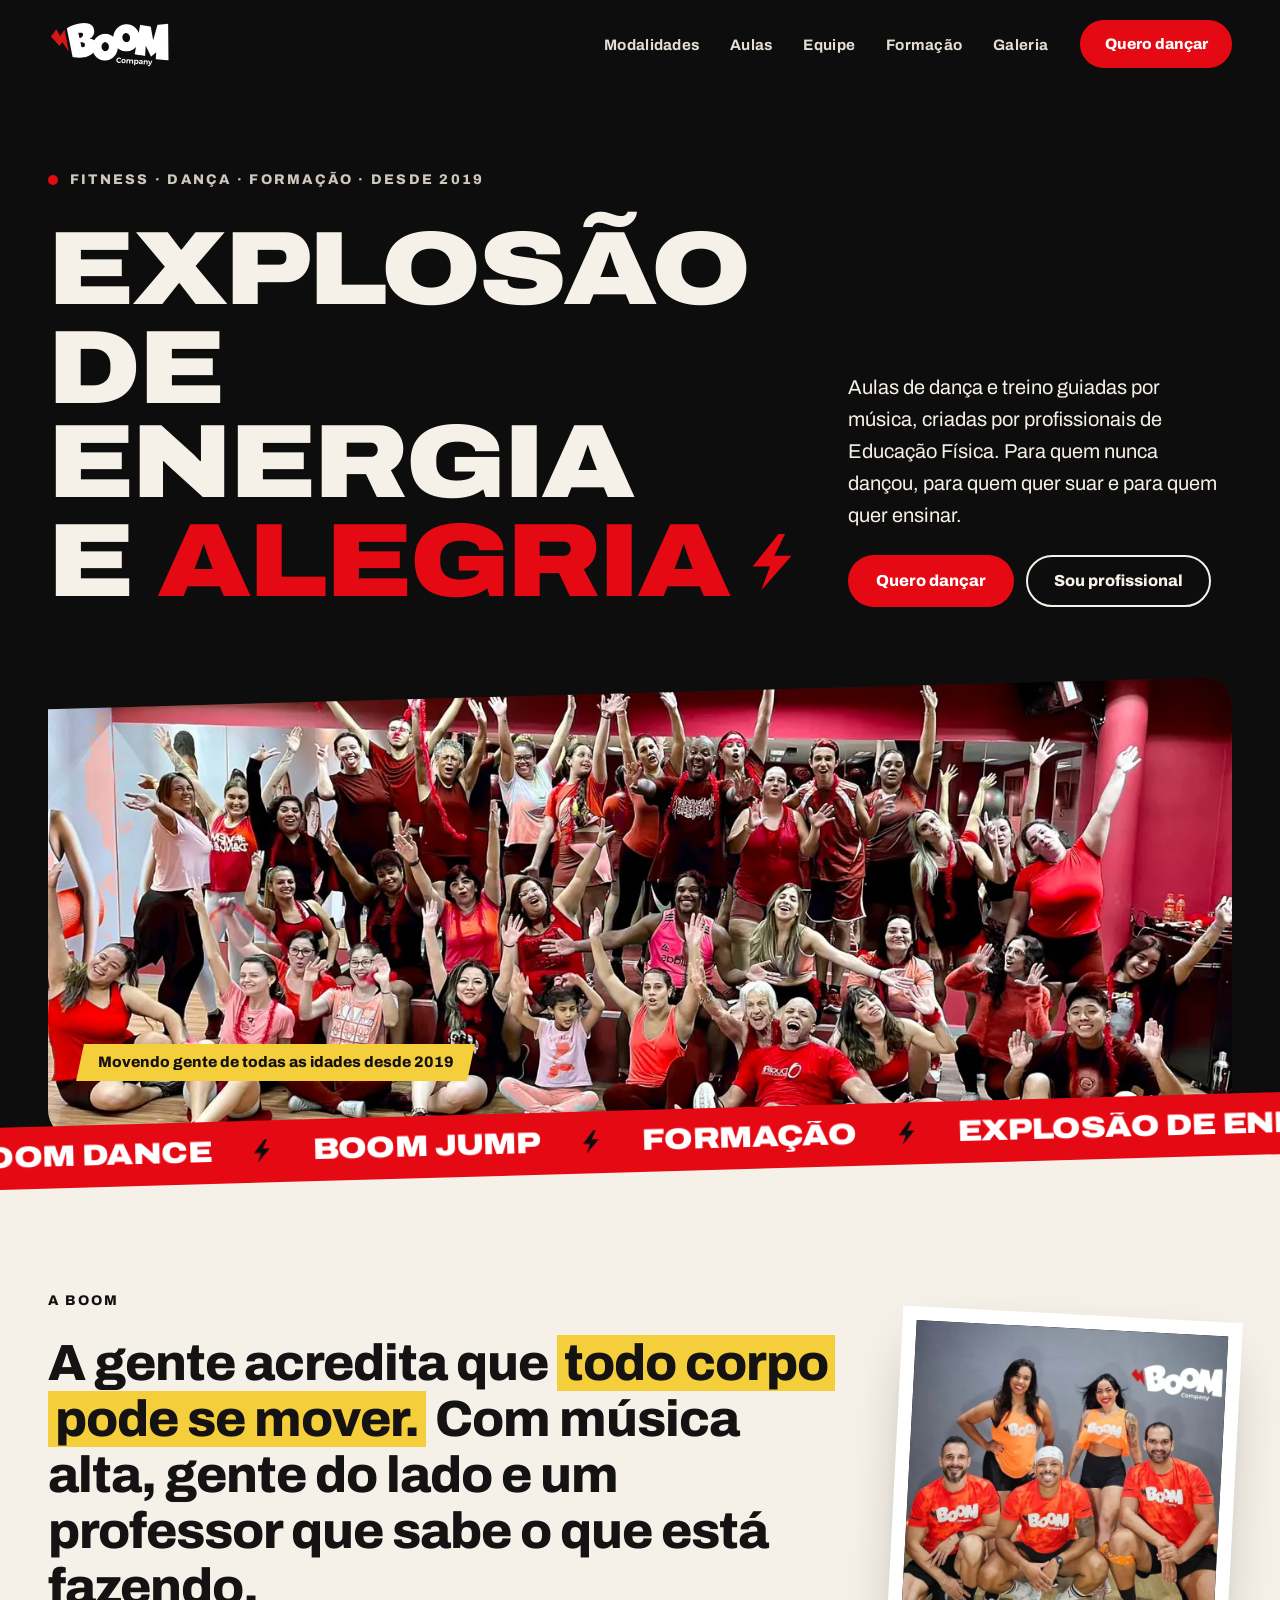
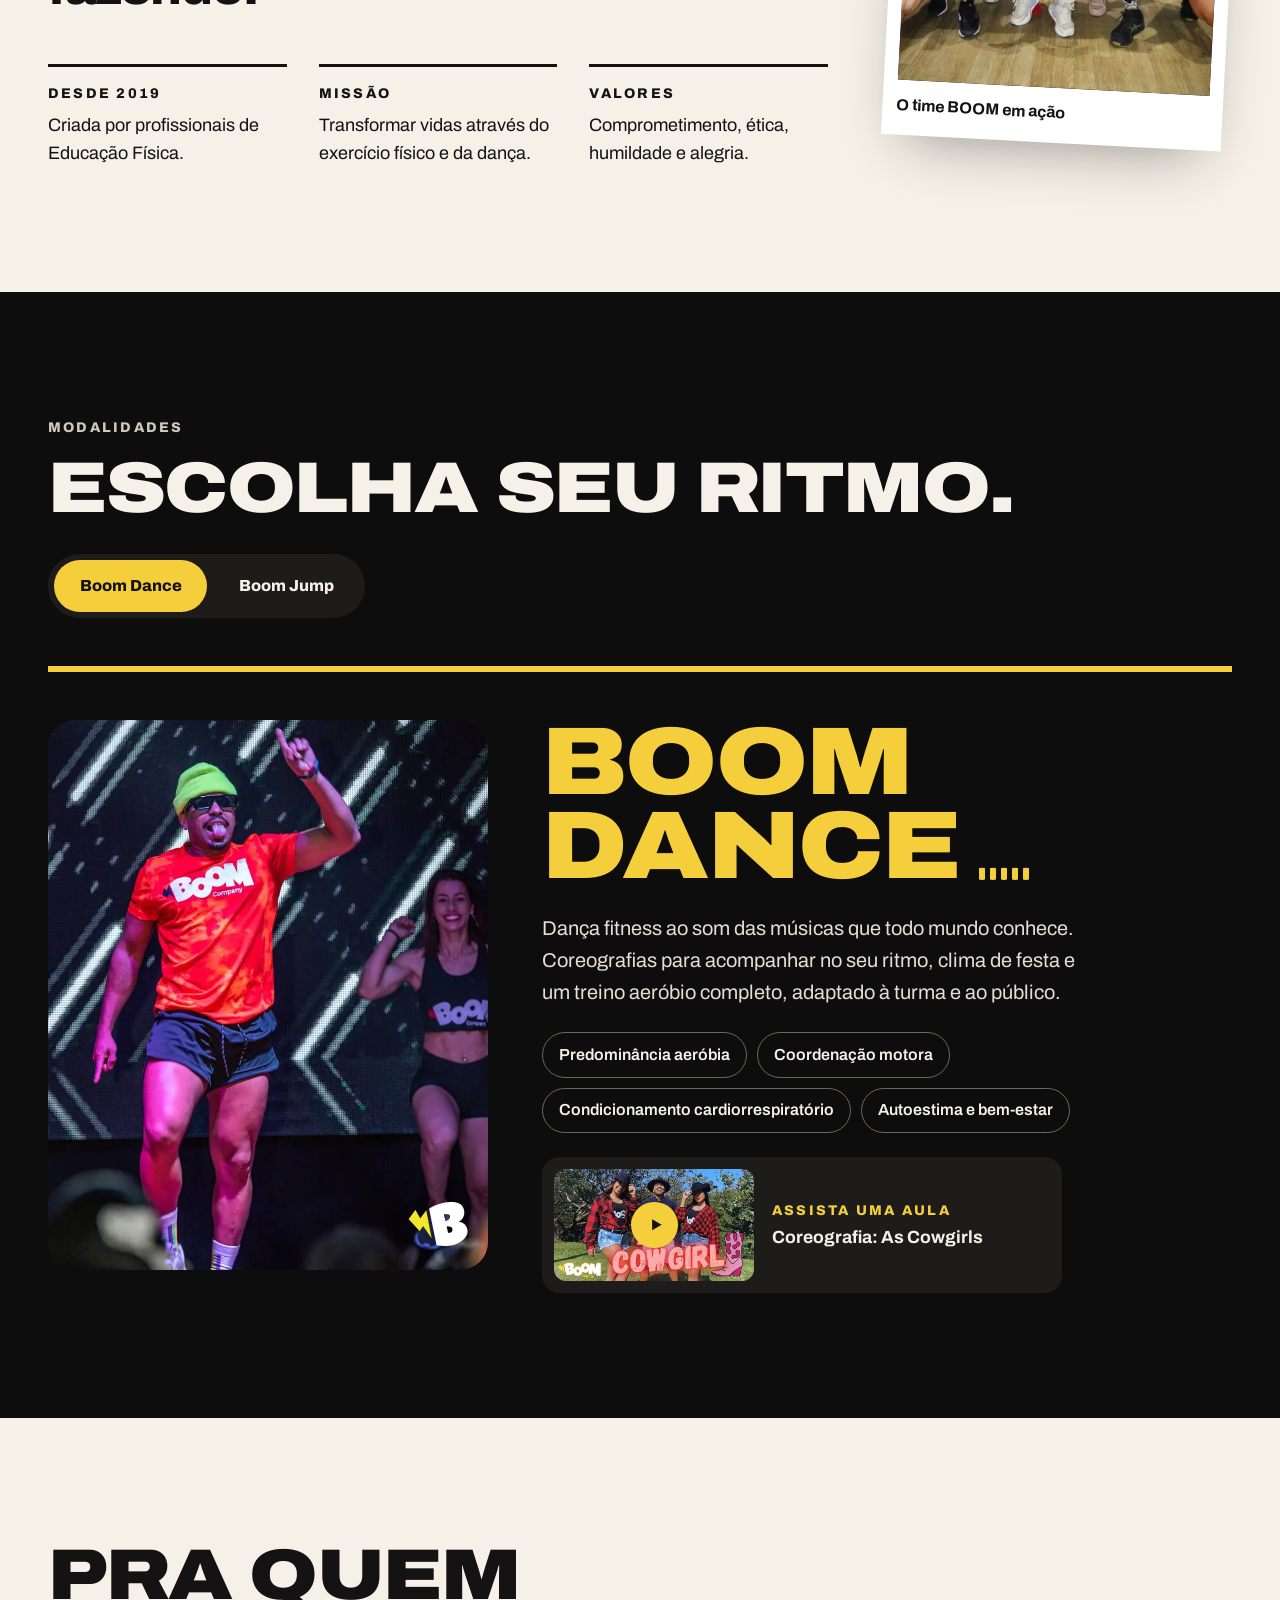
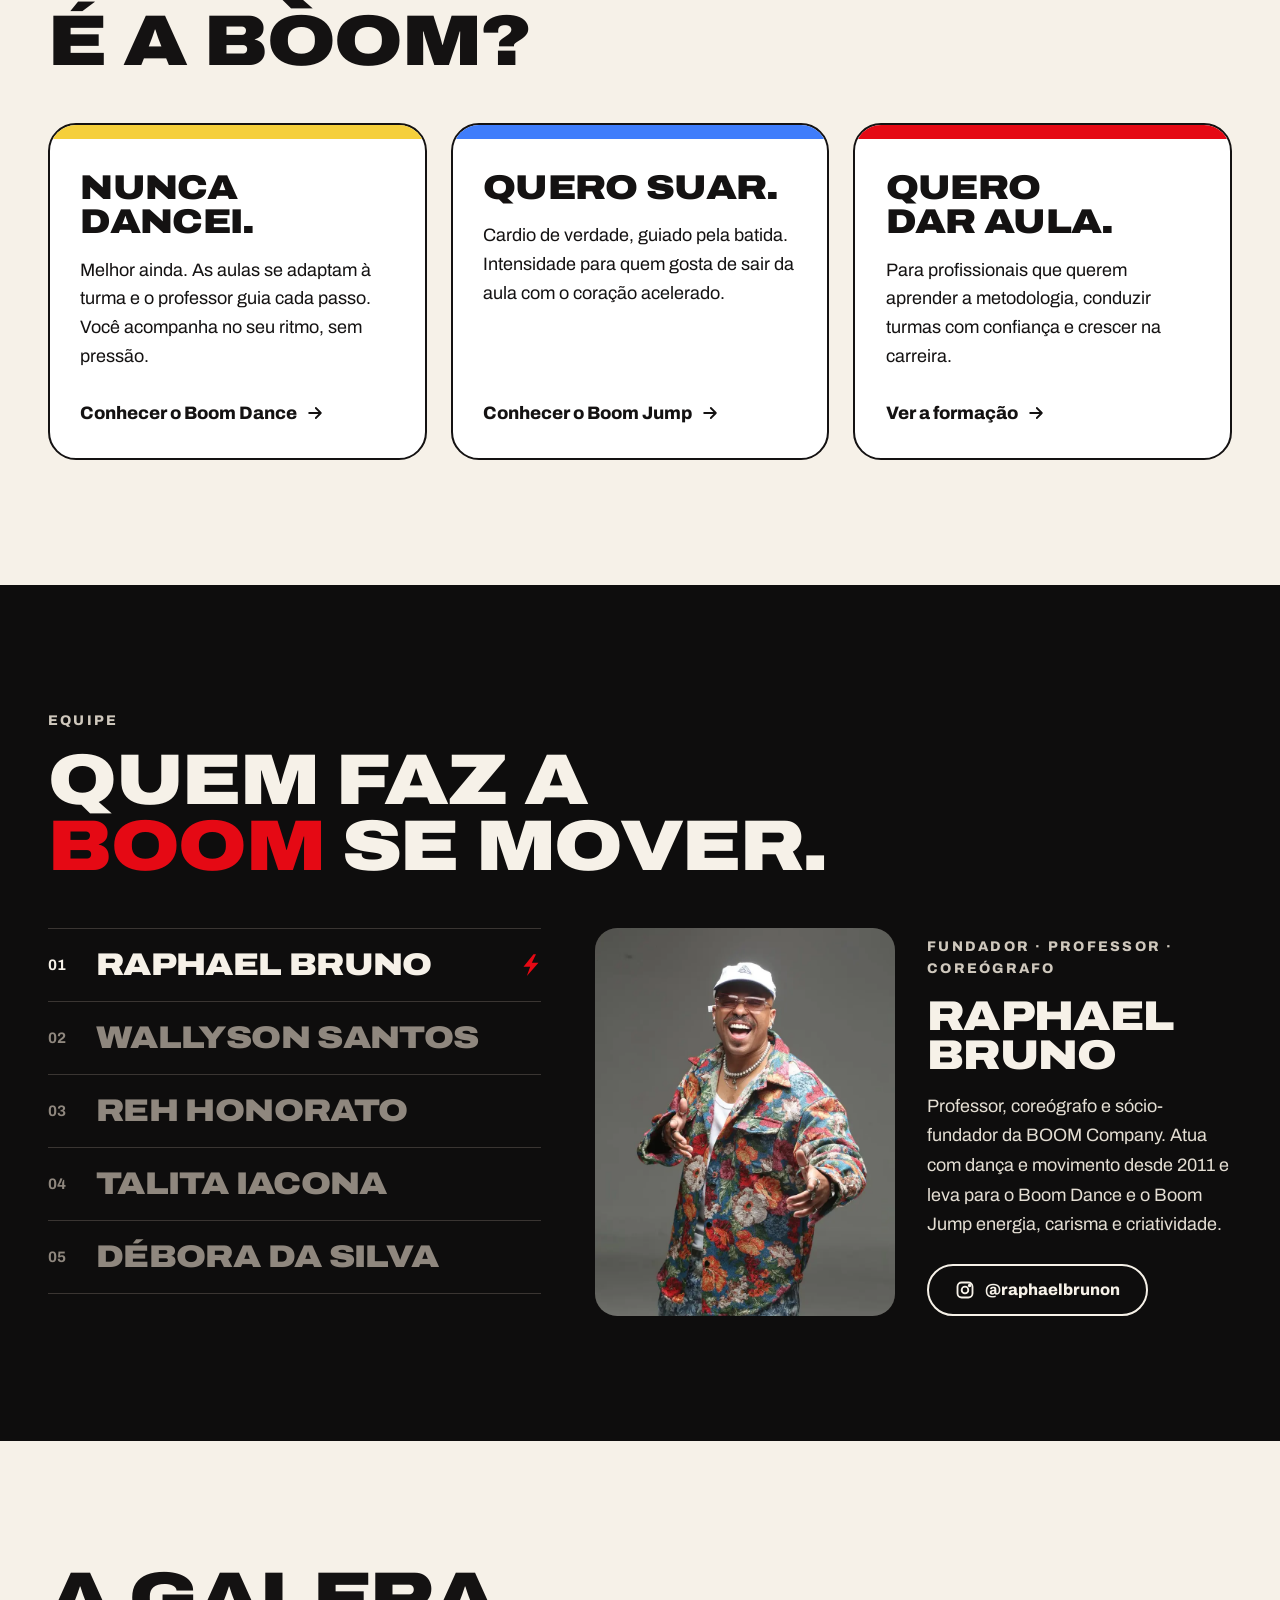
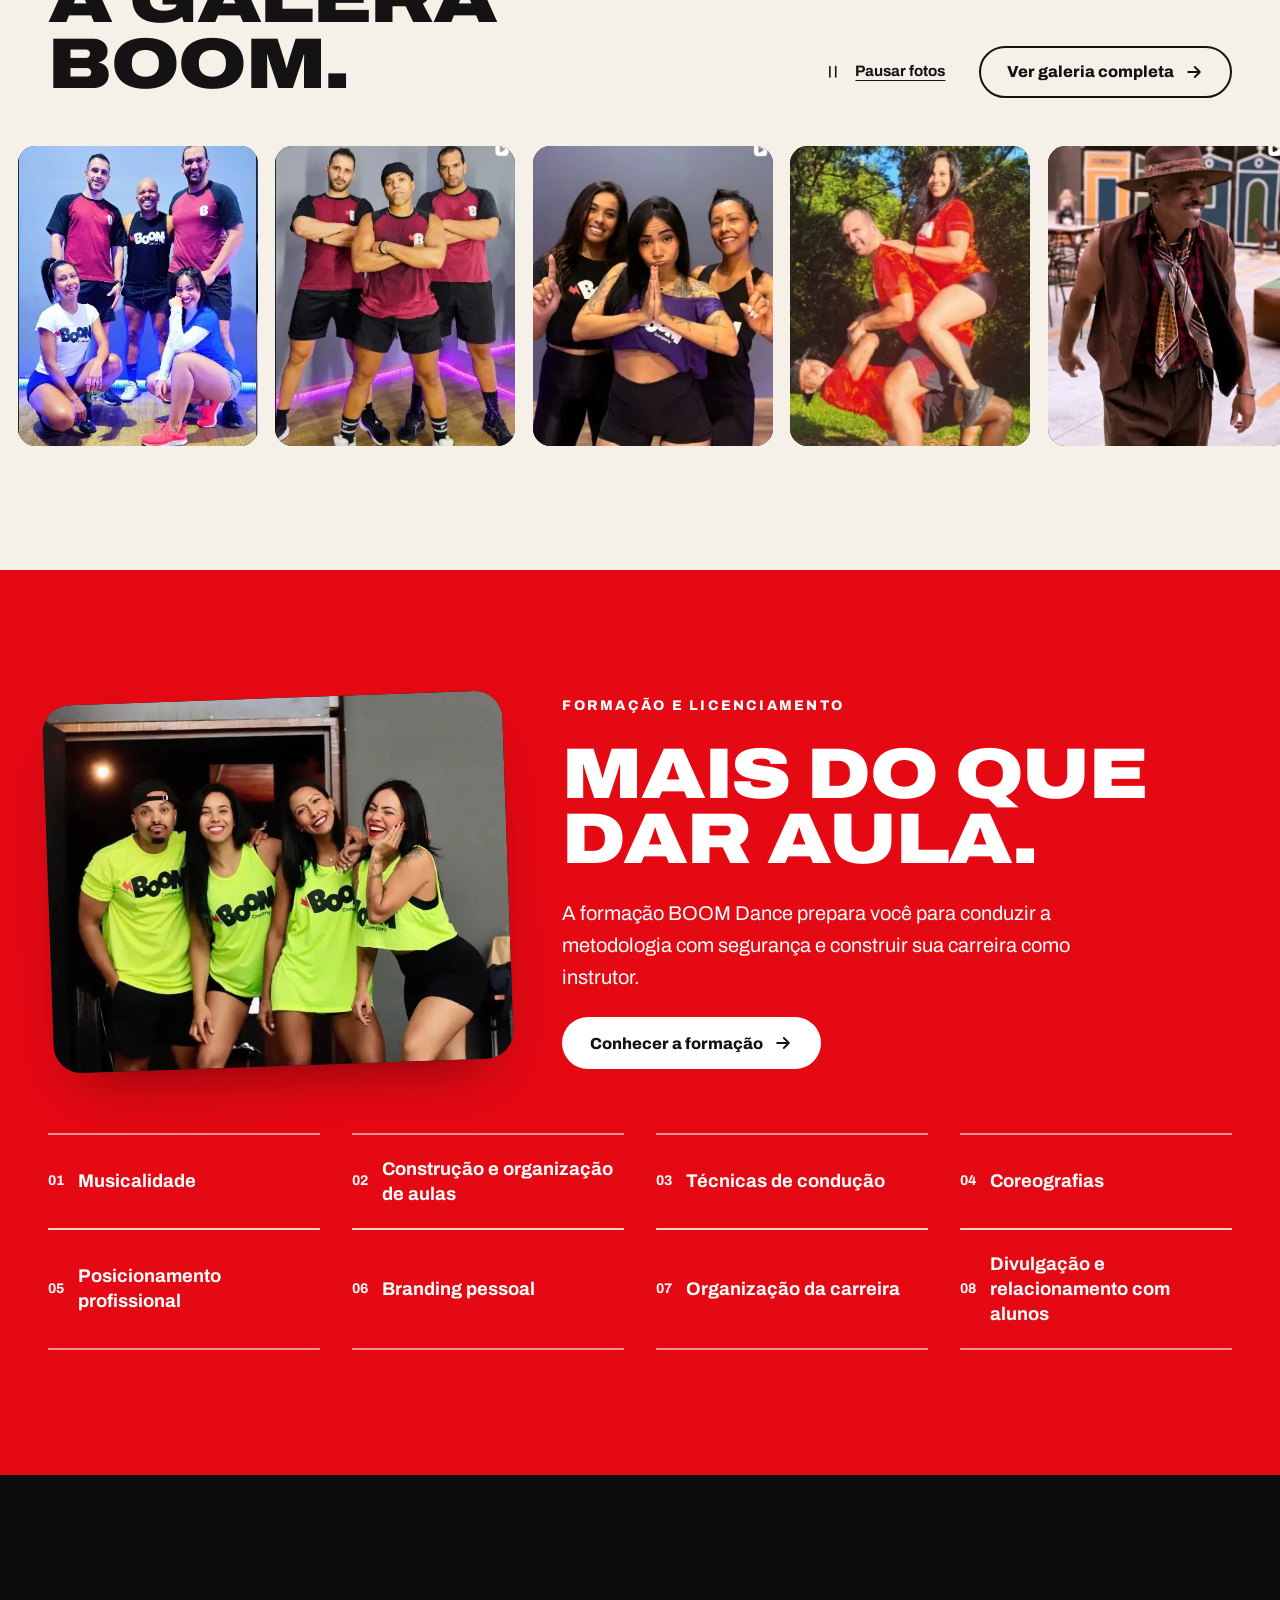
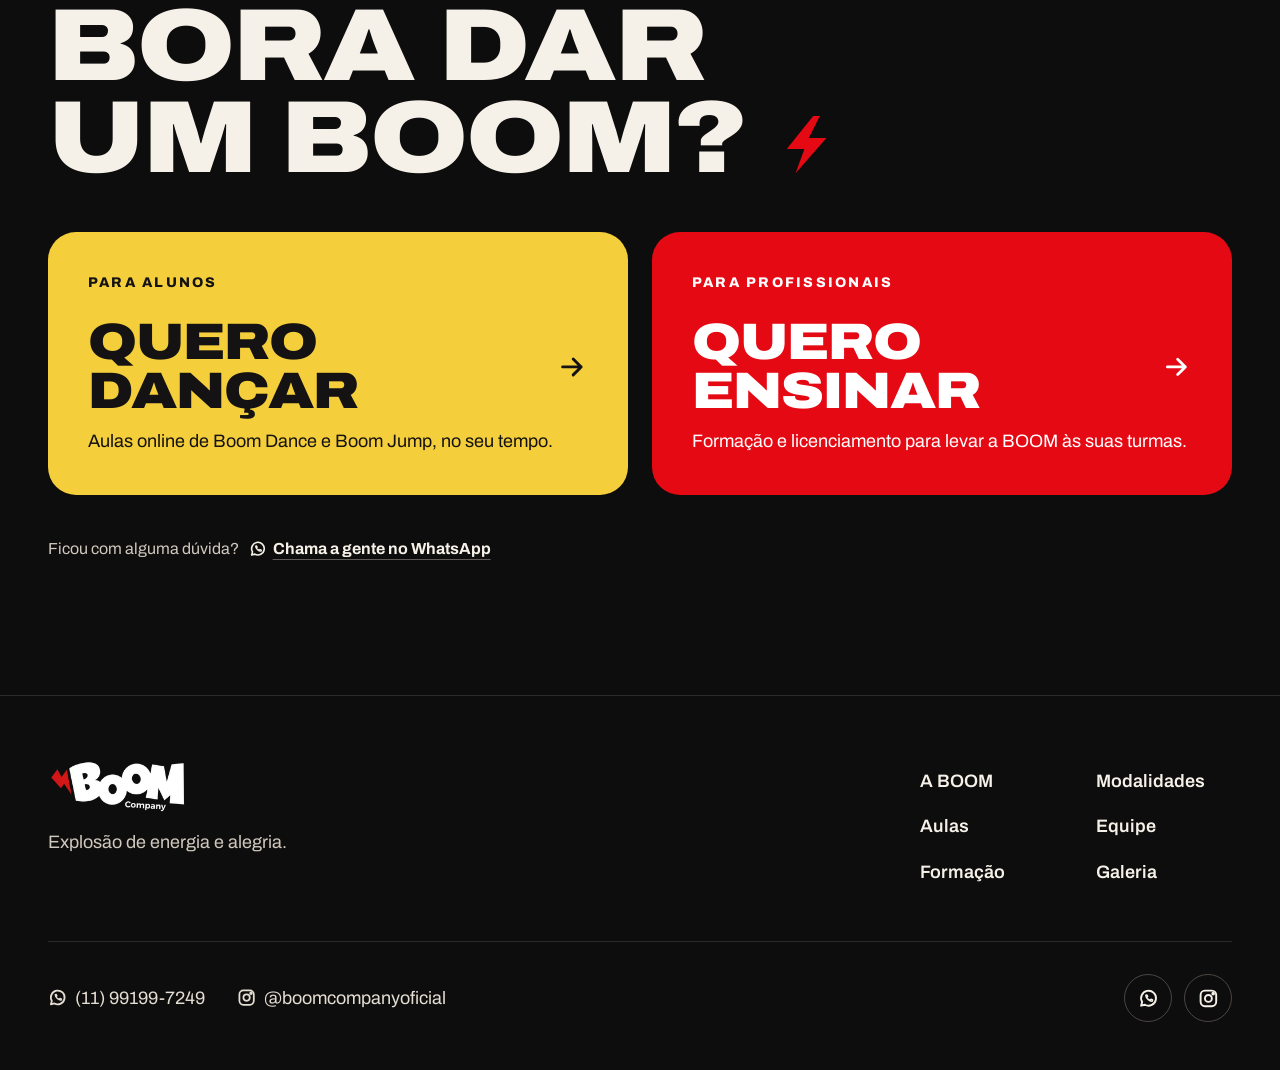
<file: index.html>
<!DOCTYPE html><html lang="pt-BR"><head><meta charset="utf-8"><meta name="viewport" content="width=device-width, initial-scale=1"><title>BOOM Company · Explosão de energia e alegria</title><meta name="description" content="Dança fitness, treino guiado por música e formação de instrutores. Conheça o Boom Dance, o Boom Jump e a equipe da BOOM Company."><link rel="canonical" href="https://www.boomcompany.com.br/"><meta name="theme-color" content="#0e0d0d"><link rel="icon" type="image/png" href="./favicon.png"><link rel="apple-touch-icon" href="./apple-touch-icon.png"><meta property="og:type" content="website"><meta property="og:locale" content="pt_BR"><meta property="og:title" content="BOOM Company · Explosão de energia e alegria"><meta property="og:description" content="Dança fitness, treino guiado por música e formação de instrutores. Conheça o Boom Dance, o Boom Jump e a equipe da BOOM Company."><meta property="og:image" content="https://www.boomcompany.com.br/assets/turma-boom.ClU2mv6l_Z24RYbL.jpg"><script>document.documentElement.classList.add('js');</script><link rel="stylesheet" href="./assets/Bolt.Dx4ltLeK.css"><link rel="stylesheet" href="./assets/index.D8qGHk4h.css"><style>.doors__title[data-astro-cid-2fuijuco]{margin-bottom:var(--s-5);font-size:clamp(2.75rem,1.6rem + 6vw,7.25rem);line-height:.9}.doors__title[data-astro-cid-2fuijuco] .bolt{vertical-align:-.02em;margin-left:.1em;display:inline-block}.doors__grid[data-astro-cid-2fuijuco]{gap:var(--s-3);grid-template-columns:repeat(auto-fit,minmax(19rem,1fr));display:grid}.doors__door[data-astro-cid-2fuijuco]{border-radius:var(--radius-l);justify-content:space-between;gap:var(--s-3);flex-direction:column;min-height:15rem;padding:clamp(1.6rem,1rem + 2vw,2.5rem);display:flex}.doors__door--student[data-astro-cid-2fuijuco]{background:var(--yellow);color:var(--paper-ink)}.doors__door--pro[data-astro-cid-2fuijuco]{background:var(--red);color:var(--white)}.doors__door[data-astro-cid-2fuijuco] .eyebrow[data-astro-cid-2fuijuco]{color:inherit}.doors__name[data-astro-cid-2fuijuco]{align-items:center;gap:.3em;font-size:clamp(2.2rem,1.6rem + 2vw,3.5rem);line-height:.95;display:flex}.doors__name[data-astro-cid-2fuijuco] svg{width:.7em;height:.7em;transition:transform .3s var(--ease)}.doors__door[data-astro-cid-2fuijuco]:hover .doors__name[data-astro-cid-2fuijuco] svg{transform:translate(8px)}.doors__text[data-astro-cid-2fuijuco]{margin-top:.75rem;line-height:1.5;display:block}.doors__help[data-astro-cid-2fuijuco]{margin-top:var(--s-4);color:var(--text-muted);flex-wrap:wrap;align-items:center;gap:.25rem .6rem;font-size:1rem;display:flex}.doors__help[data-astro-cid-2fuijuco] a[data-astro-cid-2fuijuco]{min-height:2.75rem;color:var(--paper);text-underline-offset:5px;align-items:center;gap:.4rem;font-weight:700;text-decoration:underline #f6f1e859;transition:color .2s,text-decoration-color .2s;display:inline-flex}.doors__help[data-astro-cid-2fuijuco] a[data-astro-cid-2fuijuco]:hover{color:var(--yellow);text-decoration-color:currentColor}.doors__help[data-astro-cid-2fuijuco] svg{width:1.1rem;height:1.1rem}
</style></head><body><a class="skip-link" href="#conteudo">Pular para o conteúdo</a><header class="site-header" data-header data-astro-cid-nen7h5rs><div class="container site-header__row" data-astro-cid-nen7h5rs><a class="site-header__logo" href="./" aria-label="BOOM Company, página inicial" data-astro-cid-nen7h5rs><img src="./assets/boom-company.6eU--Zpo_ZqHAaw.webp" alt loading="eager" data-astro-cid-nen7h5rs="true" decoding="async" width="248" height="91"></a><nav class="site-nav" aria-label="Principal" data-astro-cid-nen7h5rs><ul data-astro-cid-nen7h5rs><li data-astro-cid-nen7h5rs><a href="./#ritmo" data-astro-cid-nen7h5rs>Modalidades</a></li><li data-astro-cid-nen7h5rs><a href="./aulas/" data-astro-cid-nen7h5rs>Aulas</a></li><li data-astro-cid-nen7h5rs><a href="./#equipe" data-astro-cid-nen7h5rs>Equipe</a></li><li data-astro-cid-nen7h5rs><a href="./formacao/" data-astro-cid-nen7h5rs>Formação</a></li><li data-astro-cid-nen7h5rs><a href="./galeria/" data-astro-cid-nen7h5rs>Galeria</a></li></ul></nav><a class="btn btn--red site-header__cta" href="./aulas/" data-astro-cid-nen7h5rs>Quero dançar</a><button class="site-header__menu" type="button" aria-expanded="false" aria-controls="mobile-menu" data-menu-open data-astro-cid-nen7h5rs><svg viewBox="0 0 24 24" aria-hidden="true" focusable="false" fill="none" stroke="currentColor" stroke-width="2.2" stroke-linecap="round" stroke-linejoin="round"><path d="M4 6h16M4 12h16M4 18h16"></path></svg><span class="visually-hidden" data-astro-cid-nen7h5rs>Abrir menu</span></button></div></header><div class="mobile-menu" id="mobile-menu" hidden data-menu role="dialog" aria-modal="true" aria-label="Menu" data-astro-cid-nen7h5rs><div class="container mobile-menu__top" data-astro-cid-nen7h5rs><a href="./" aria-label="BOOM Company, página inicial" data-astro-cid-nen7h5rs><img src="./assets/boom-company.6eU--Zpo_ZqHAaw.webp" alt data-astro-cid-nen7h5rs="true" loading="lazy" decoding="async" width="248" height="91"></a><button class="site-header__menu" type="button" data-menu-close data-astro-cid-nen7h5rs><svg viewBox="0 0 24 24" aria-hidden="true" focusable="false" fill="none" stroke="currentColor" stroke-width="2.2" stroke-linecap="round" stroke-linejoin="round"><path d="M6 6l12 12M18 6L6 18"></path></svg><span class="visually-hidden" data-astro-cid-nen7h5rs>Fechar menu</span></button></div><nav class="container mobile-menu__nav" aria-label="Menu" data-astro-cid-nen7h5rs><ul data-astro-cid-nen7h5rs><li data-astro-cid-nen7h5rs><a class="display" href="./#ritmo" data-menu-link data-astro-cid-nen7h5rs>Modalidades</a></li><li data-astro-cid-nen7h5rs><a class="display" href="./aulas/" data-menu-link data-astro-cid-nen7h5rs>Aulas</a></li><li data-astro-cid-nen7h5rs><a class="display" href="./#equipe" data-menu-link data-astro-cid-nen7h5rs>Equipe</a></li><li data-astro-cid-nen7h5rs><a class="display" href="./formacao/" data-menu-link data-astro-cid-nen7h5rs>Formação</a></li><li data-astro-cid-nen7h5rs><a class="display" href="./galeria/" data-menu-link data-astro-cid-nen7h5rs>Galeria</a></li></ul><div class="mobile-menu__ctas" data-astro-cid-nen7h5rs><a class="btn btn--red" href="./aulas/" data-menu-link data-astro-cid-nen7h5rs>Quero dançar</a><a class="btn btn--ghost" href="./formacao/" data-menu-link data-astro-cid-nen7h5rs>Sou profissional</a></div><div class="mobile-menu__contact" data-astro-cid-nen7h5rs><a class="mobile-menu__ig" href="https://wa.me/5511991997249?text=Ol%C3%A1%2C%20BOOM!%20Vim%20pelo%20site%20e%20quero%20saber%20mais." target="_blank" rel="noopener noreferrer" data-astro-cid-nen7h5rs><svg viewBox="0 0 24 24" aria-hidden="true" focusable="false" fill="none" stroke="currentColor" stroke-width="2.2" stroke-linecap="round" stroke-linejoin="round"><path d="M3.6 20.4l1.2-4.2A8.6 8.6 0 1 1 8 19.3z"></path><path d="M9 8.2c.2 2.6 2.2 5 4.9 5.9l1.1-1.2 1.9.9-.3 1.4c-3.5.3-7.3-3.3-7.6-6.8l1.4-.4.8 1.9-1 1" stroke-width="1.6"></path></svg> (11) 99199-7249</a><a class="mobile-menu__ig" href="https://www.instagram.com/boomcompanyoficial/" target="_blank" rel="noopener noreferrer" data-astro-cid-nen7h5rs><svg viewBox="0 0 24 24" aria-hidden="true" focusable="false" fill="none" stroke="currentColor" stroke-width="2.2" stroke-linecap="round" stroke-linejoin="round"><rect x="3" y="3" width="18" height="18" rx="5"></rect><circle cx="12" cy="12" r="4"></circle><circle cx="17.5" cy="6.5" r="1" fill="currentColor"></circle></svg> @boomcompanyoficial</a></div></nav></div><script type="module">var e=document.querySelector(`[data-header]`),t=document.querySelector(`[data-menu]`),n=document.querySelector(`[data-menu-open]`),r=document.querySelector(`[data-menu-close]`);if(e){let t=()=>e.classList.toggle(`is-scrolled`,window.scrollY>8);t(),window.addEventListener(`scroll`,t,{passive:!0})}if(t&&n&&r){let e=()=>{t.hidden=!1,n.setAttribute(`aria-expanded`,`true`),document.body.style.overflow=`hidden`,r.focus()},i=(e=!0)=>{t.hidden=!0,n.setAttribute(`aria-expanded`,`false`),document.body.style.overflow=``,e&&n.focus()};n.addEventListener(`click`,e),r.addEventListener(`click`,()=>i()),t.querySelectorAll(`[data-menu-link]`).forEach(e=>e.addEventListener(`click`,()=>i(!1))),document.addEventListener(`keydown`,e=>{e.key===`Escape`&&!t.hidden&&i()}),window.matchMedia(`(min-width: 961px)`).addEventListener(`change`,e=>{e.matches&&!t.hidden&&i(!1)})}</script><main id="conteudo" class="site-main"><section class="hero" aria-labelledby="hero-title" data-astro-cid-i3irphx7><div class="container" data-astro-cid-i3irphx7><p class="hero__kicker eyebrow" data-astro-cid-i3irphx7><span class="hero__dot pulse" aria-hidden="true" data-astro-cid-i3irphx7></span>Fitness · Dança · Formação · desde 2019</p><div class="hero__grid" data-astro-cid-i3irphx7><h1 id="hero-title" class="display h1 hero__title" data-astro-cid-i3irphx7><span class="rise-line hero__line-1" data-astro-cid-i3irphx7><span data-astro-cid-i3irphx7>Explosão</span></span><span class="rise-line" data-astro-cid-i3irphx7><span style="animation-delay:.12s" data-astro-cid-i3irphx7>de energia</span></span><span class="rise-line hero__line-3" data-astro-cid-i3irphx7><span style="animation-delay:.24s" data-astro-cid-i3irphx7>e <span class="accent-red" data-astro-cid-i3irphx7>alegria</span></span><svg class="bolt hero__bolt pulse" viewBox="0 0 24 26" aria-hidden="true" focusable="false"><polygon points="15,0 3,15 11,15 7,26 21,10 13,10 18,0"></polygon></svg></span></h1><div class="hero__side" data-reveal data-astro-cid-i3irphx7><p class="lead" data-astro-cid-i3irphx7>Aulas de dança e treino guiadas por música, criadas por profissionais de Educação Física. Para quem nunca dançou, para quem quer suar e para quem quer ensinar.</p><div class="hero__ctas" data-astro-cid-i3irphx7><a class="btn btn--red" href="./aulas/" data-astro-cid-i3irphx7>Quero dançar</a><a class="btn btn--ghost" href="./formacao/" data-astro-cid-i3irphx7>Sou profissional</a></div></div></div><figure class="hero__photo" data-reveal data-astro-cid-i3irphx7><div class="photo hero__photo-frame" data-astro-cid-i3irphx7><img src="./assets/turma-boom.ClU2mv6l_Z2dLTfz.webp" alt="Turma da BOOM de vermelho, com alunos de várias idades, comemorando depois de uma aula" loading="eager" fetchpriority="high" data-astro-cid-i3irphx7="true" decoding="async" width="1440" height="810"></div><figcaption class="skew-tag hero__tag" data-astro-cid-i3irphx7><span data-astro-cid-i3irphx7>Movendo gente de todas as idades desde 2019</span></figcaption></figure></div></section><div class="ribbon" aria-hidden="true" data-astro-cid-fj7wpmrj><div class="marquee" data-astro-cid-fj7wpmrj><div class="marquee__track ribbon__track" data-astro-cid-fj7wpmrj><span class="ribbon__item" data-astro-cid-fj7wpmrj><span class="display" data-astro-cid-fj7wpmrj>Boom Dance</span><svg class="bolt ribbon__bolt" viewBox="0 0 24 26" aria-hidden="true" focusable="false"><polygon points="15,0 3,15 11,15 7,26 21,10 13,10 18,0" style="fill:#0e0d0d"></polygon></svg></span><span class="ribbon__item" data-astro-cid-fj7wpmrj><span class="display" data-astro-cid-fj7wpmrj>Boom Jump</span><svg class="bolt ribbon__bolt" viewBox="0 0 24 26" aria-hidden="true" focusable="false"><polygon points="15,0 3,15 11,15 7,26 21,10 13,10 18,0" style="fill:#0e0d0d"></polygon></svg></span><span class="ribbon__item" data-astro-cid-fj7wpmrj><span class="display" data-astro-cid-fj7wpmrj>Formação</span><svg class="bolt ribbon__bolt" viewBox="0 0 24 26" aria-hidden="true" focusable="false"><polygon points="15,0 3,15 11,15 7,26 21,10 13,10 18,0" style="fill:#0e0d0d"></polygon></svg></span><span class="ribbon__item" data-astro-cid-fj7wpmrj><span class="display" data-astro-cid-fj7wpmrj>Explosão de energia e alegria</span><svg class="bolt ribbon__bolt" viewBox="0 0 24 26" aria-hidden="true" focusable="false"><polygon points="15,0 3,15 11,15 7,26 21,10 13,10 18,0" style="fill:#0e0d0d"></polygon></svg></span><span class="ribbon__item" data-astro-cid-fj7wpmrj><span class="display" data-astro-cid-fj7wpmrj>Boom Dance</span><svg class="bolt ribbon__bolt" viewBox="0 0 24 26" aria-hidden="true" focusable="false"><polygon points="15,0 3,15 11,15 7,26 21,10 13,10 18,0" style="fill:#0e0d0d"></polygon></svg></span><span class="ribbon__item" data-astro-cid-fj7wpmrj><span class="display" data-astro-cid-fj7wpmrj>Boom Jump</span><svg class="bolt ribbon__bolt" viewBox="0 0 24 26" aria-hidden="true" focusable="false"><polygon points="15,0 3,15 11,15 7,26 21,10 13,10 18,0" style="fill:#0e0d0d"></polygon></svg></span><span class="ribbon__item" data-astro-cid-fj7wpmrj><span class="display" data-astro-cid-fj7wpmrj>Formação</span><svg class="bolt ribbon__bolt" viewBox="0 0 24 26" aria-hidden="true" focusable="false"><polygon points="15,0 3,15 11,15 7,26 21,10 13,10 18,0" style="fill:#0e0d0d"></polygon></svg></span><span class="ribbon__item" data-astro-cid-fj7wpmrj><span class="display" data-astro-cid-fj7wpmrj>Explosão de energia e alegria</span><svg class="bolt ribbon__bolt" viewBox="0 0 24 26" aria-hidden="true" focusable="false"><polygon points="15,0 3,15 11,15 7,26 21,10 13,10 18,0" style="fill:#0e0d0d"></polygon></svg></span></div></div></div><section id="a-boom" class="section section--day about" aria-labelledby="about-title" data-astro-cid-j4y4sje3><div class="container about__grid" data-astro-cid-j4y4sje3><div class="about__text" data-astro-cid-j4y4sje3><p class="eyebrow" data-astro-cid-j4y4sje3>A BOOM</p><h2 id="about-title" class="about__statement" data-reveal data-astro-cid-j4y4sje3>A gente acredita que <span class="marker" data-astro-cid-j4y4sje3>todo corpo pode se mover.</span> Com música alta, gente do lado e um professor que sabe o que está fazendo.</h2><ul class="about__facts" data-astro-cid-j4y4sje3><li data-reveal="1" data-astro-cid-j4y4sje3><p class="eyebrow" data-astro-cid-j4y4sje3>Desde 2019</p><p data-astro-cid-j4y4sje3>Criada por profissionais de Educação Física.</p></li><li data-reveal="2" data-astro-cid-j4y4sje3><p class="eyebrow" data-astro-cid-j4y4sje3>Missão</p><p data-astro-cid-j4y4sje3>Transformar vidas através do exercício físico e da dança.</p></li><li data-reveal="3" data-astro-cid-j4y4sje3><p class="eyebrow" data-astro-cid-j4y4sje3>Valores</p><p data-astro-cid-j4y4sje3>Comprometimento, ética, humildade e alegria.</p></li></ul></div><figure class="about__polaroid lift" data-reveal="2" data-astro-cid-j4y4sje3><div class="photo about__photo" data-astro-cid-j4y4sje3><img src="./assets/galera-time-laranja.48sxBnAu_2c3oVb.webp" alt="Professores da BOOM de laranja posando juntos no estúdio" data-astro-cid-j4y4sje3="true" loading="lazy" decoding="async" width="800" height="796"></div><figcaption data-astro-cid-j4y4sje3>O time BOOM em ação</figcaption></figure></div></section><section id="ritmo" class="section section--stage rhythm" data-rhythm data-active="dance" aria-labelledby="rhythm-title" data-astro-cid-kbvfbk5u><div class="container" data-astro-cid-kbvfbk5u><div class="section-head" data-astro-cid-kbvfbk5u><div data-astro-cid-kbvfbk5u><p class="eyebrow" data-astro-cid-kbvfbk5u>Modalidades</p><h2 id="rhythm-title" class="display h2" data-astro-cid-kbvfbk5u>Escolha seu ritmo.</h2></div><div class="rhythm__switch" role="group" aria-label="Escolher modalidade" data-astro-cid-kbvfbk5u><button type="button" class="rhythm__btn rhythm__btn--dance" data-mod-btn="dance" aria-pressed="true" aria-controls="mod-dance" data-astro-cid-kbvfbk5u>Boom Dance</button><button type="button" class="rhythm__btn rhythm__btn--jump" data-mod-btn="jump" aria-pressed="false" aria-controls="mod-jump" data-astro-cid-kbvfbk5u>Boom Jump</button></div></div><article id="mod-dance" class="rhythm__panel rhythm__panel--dance" data-mod-panel="dance" aria-labelledby="mod-dance-title" data-astro-cid-kbvfbk5u><div class="rhythm__media" data-astro-cid-kbvfbk5u><div class="photo rhythm__photo" data-astro-cid-kbvfbk5u><img src="./assets/boom-dance-aula.CF1IL1_i_Z28Clp2.webp" alt="Professor da BOOM conduzindo uma aula de Boom Dance no palco" style="object-position:center 8%" data-astro-cid-kbvfbk5u="true" loading="lazy" decoding="async" width="800" height="1199"><img src="./assets/boom-dance.TJDoc48s_1alvTM.webp" alt data-astro-cid-kbvfbk5u="true" loading="lazy" decoding="async" width="128" height="116" class="rhythm__mark"></div></div><div class="rhythm__body" data-astro-cid-kbvfbk5u><div class="rhythm__title-row" data-astro-cid-kbvfbk5u><h3 id="mod-dance-title" class="display rhythm__title" data-astro-cid-kbvfbk5u>Boom<br data-astro-cid-kbvfbk5u>Dance</h3><span class="eq" aria-hidden="true" data-astro-cid-kbvfbk5u><i data-astro-cid-kbvfbk5u></i><i data-astro-cid-kbvfbk5u></i><i data-astro-cid-kbvfbk5u></i><i data-astro-cid-kbvfbk5u></i><i data-astro-cid-kbvfbk5u></i></span></div><p class="lead" data-astro-cid-kbvfbk5u>Dança fitness ao som das músicas que todo mundo conhece. Coreografias para acompanhar no seu ritmo, clima de festa e um treino aeróbio completo, adaptado à turma e ao público.</p><ul class="rhythm__traits" aria-label="Características do Boom Dance" data-astro-cid-kbvfbk5u><li data-astro-cid-kbvfbk5u>Predominância aeróbia</li><li data-astro-cid-kbvfbk5u>Coordenação motora</li><li data-astro-cid-kbvfbk5u>Condicionamento cardiorrespiratório</li><li data-astro-cid-kbvfbk5u>Autoestima e bem-estar</li></ul><a class="rhythm__video lift" href="https://youtu.be/KM42j9D1Sxs" target="_blank" rel="noopener noreferrer" data-astro-cid-kbvfbk5u><span class="photo rhythm__thumb" data-astro-cid-kbvfbk5u><img src="./assets/video-as-cowgirls.C5T_HRWk_Z2c2oBQ.webp" alt data-astro-cid-kbvfbk5u="true" loading="lazy" decoding="async" width="720" height="404"><span class="rhythm__play" data-astro-cid-kbvfbk5u><svg viewBox="0 0 24 24" aria-hidden="true" focusable="false" fill="none" stroke="currentColor" stroke-width="2.2" stroke-linecap="round" stroke-linejoin="round"><polygon points="7,4.5 20,12 7,19.5" fill="currentColor" stroke="none"></polygon></svg></span></span><span class="rhythm__video-text" data-astro-cid-kbvfbk5u><span class="eyebrow" data-astro-cid-kbvfbk5u>Assista uma aula</span><span class="rhythm__video-title" data-astro-cid-kbvfbk5u>Coreografia: As Cowgirls</span><span class="visually-hidden" data-astro-cid-kbvfbk5u>(abre o YouTube em nova aba)</span></span></a></div></article><article id="mod-jump" class="rhythm__panel rhythm__panel--jump" data-mod-panel="jump" aria-labelledby="mod-jump-title" data-astro-cid-kbvfbk5u><div class="rhythm__media" data-astro-cid-kbvfbk5u><div class="photo rhythm__photo" data-astro-cid-kbvfbk5u><img src="./assets/boom-jump-salto.9dDvzlHa_1533J.webp" alt="Professor da BOOM saltando com os braços abertos durante o Boom Jump" style="object-position:center" data-astro-cid-kbvfbk5u="true" loading="lazy" decoding="async" width="674" height="674"><img src="./assets/boom-jump.CGKM-G5W_V6bmO.webp" alt data-astro-cid-kbvfbk5u="true" loading="lazy" decoding="async" width="128" height="116" class="rhythm__mark"></div></div><div class="rhythm__body" data-astro-cid-kbvfbk5u><div class="rhythm__title-row" data-astro-cid-kbvfbk5u><h3 id="mod-jump-title" class="display rhythm__title" data-astro-cid-kbvfbk5u>Boom<br data-astro-cid-kbvfbk5u>Jump</h3><span class="eq eq--fast" aria-hidden="true" data-astro-cid-kbvfbk5u><i data-astro-cid-kbvfbk5u></i><i data-astro-cid-kbvfbk5u></i><i data-astro-cid-kbvfbk5u></i><i data-astro-cid-kbvfbk5u></i><i data-astro-cid-kbvfbk5u></i></span></div><p class="lead" data-astro-cid-kbvfbk5u>Treino cardiovascular guiado pela música. Intensidade, ritmo e potência em uma aula que acelera o coração do primeiro ao último bloco.</p><ul class="rhythm__traits" aria-label="Características do Boom Jump" data-astro-cid-kbvfbk5u><li data-astro-cid-kbvfbk5u>Cardio de alta intensidade</li><li data-astro-cid-kbvfbk5u>Guiado por música</li><li data-astro-cid-kbvfbk5u>Ritmo e potência</li></ul><a class="rhythm__video lift" href="https://youtu.be/4X6XQB9b3ho" target="_blank" rel="noopener noreferrer" data-astro-cid-kbvfbk5u><span class="photo rhythm__thumb" data-astro-cid-kbvfbk5u><img src="./assets/video-aula-jump.jo2t7IbS_ZWAXMs.webp" alt data-astro-cid-kbvfbk5u="true" loading="lazy" decoding="async" width="777" height="438"><span class="rhythm__play" data-astro-cid-kbvfbk5u><svg viewBox="0 0 24 24" aria-hidden="true" focusable="false" fill="none" stroke="currentColor" stroke-width="2.2" stroke-linecap="round" stroke-linejoin="round"><polygon points="7,4.5 20,12 7,19.5" fill="currentColor" stroke="none"></polygon></svg></span></span><span class="rhythm__video-text" data-astro-cid-kbvfbk5u><span class="eyebrow" data-astro-cid-kbvfbk5u>Assista uma aula</span><span class="rhythm__video-title" data-astro-cid-kbvfbk5u>Aula completa de Boom Jump</span><span class="visually-hidden" data-astro-cid-kbvfbk5u>(abre o YouTube em nova aba)</span></span></a></div></article></div></section><script type="module">document.querySelectorAll(`[data-rhythm]`).forEach(e=>{let t=e.querySelectorAll(`[data-mod-btn]`),n=e.querySelectorAll(`[data-mod-panel]`),r=(r,i)=>{e.dataset.active=r,t.forEach(e=>e.setAttribute(`aria-pressed`,String(e.dataset.modBtn===r))),n.forEach(e=>{let t=e.dataset.modPanel===r;e.hidden=!t,e.classList.toggle(`is-entering`,t&&i)})};t.forEach(e=>e.addEventListener(`click`,()=>r(e.dataset.modBtn,!0)));let i=t=>{let n=location.hash.match(/^#boom-(dance|jump)$/);return n?(r(n[1],t),e.scrollIntoView({behavior:t?`smooth`:`auto`,block:`start`}),!0):!1};i(!1)||r(e.dataset.active||`dance`,!1),window.addEventListener(`hashchange`,()=>i(!0)),document.querySelectorAll(`a[href*="#boom-"]`).forEach(e=>e.addEventListener(`click`,()=>{e.hash===location.hash&&e.pathname===location.pathname&&setTimeout(()=>i(!0),0)}))});</script><section id="pra-quem" class="section section--day paths" aria-labelledby="pra-quem-title" data-astro-cid-p7nc7swl><div class="container" data-astro-cid-p7nc7swl><h2 id="pra-quem-title" class="display h2 paths__title" data-astro-cid-p7nc7swl>Pra quem é a BOOM?</h2><ul class="paths__grid" data-astro-cid-p7nc7swl><li data-reveal="1" data-astro-cid-p7nc7swl><a class="paths__card lift" href="./#boom-dance" style="--path:var(--yellow)" data-astro-cid-p7nc7swl><span class="paths__band" aria-hidden="true" data-astro-cid-p7nc7swl></span><span class="paths__inner" data-astro-cid-p7nc7swl><span class="display paths__name" data-astro-cid-p7nc7swl>Nunca dancei.</span><span class="paths__text" data-astro-cid-p7nc7swl>Melhor ainda. As aulas se adaptam à turma e o professor guia cada passo. Você acompanha no seu ritmo, sem pressão.</span><span class="paths__cta" data-astro-cid-p7nc7swl>Conhecer o Boom Dance <svg viewBox="0 0 24 24" aria-hidden="true" focusable="false" fill="none" stroke="currentColor" stroke-width="2.2" stroke-linecap="round" stroke-linejoin="round"><path d="M5 12h14M13 6l6 6-6 6"></path></svg></span></span></a></li><li data-reveal="2" data-astro-cid-p7nc7swl><a class="paths__card lift" href="./#boom-jump" style="--path:var(--blue)" data-astro-cid-p7nc7swl><span class="paths__band" aria-hidden="true" data-astro-cid-p7nc7swl></span><span class="paths__inner" data-astro-cid-p7nc7swl><span class="display paths__name" data-astro-cid-p7nc7swl>Quero suar.</span><span class="paths__text" data-astro-cid-p7nc7swl>Cardio de verdade, guiado pela batida. Intensidade para quem gosta de sair da aula com o coração acelerado.</span><span class="paths__cta" data-astro-cid-p7nc7swl>Conhecer o Boom Jump <svg viewBox="0 0 24 24" aria-hidden="true" focusable="false" fill="none" stroke="currentColor" stroke-width="2.2" stroke-linecap="round" stroke-linejoin="round"><path d="M5 12h14M13 6l6 6-6 6"></path></svg></span></span></a></li><li data-reveal="3" data-astro-cid-p7nc7swl><a class="paths__card lift" href="./formacao/" style="--path:var(--red)" data-astro-cid-p7nc7swl><span class="paths__band" aria-hidden="true" data-astro-cid-p7nc7swl></span><span class="paths__inner" data-astro-cid-p7nc7swl><span class="display paths__name" data-astro-cid-p7nc7swl>Quero dar aula.</span><span class="paths__text" data-astro-cid-p7nc7swl>Para profissionais que querem aprender a metodologia, conduzir turmas com confiança e crescer na carreira.</span><span class="paths__cta" data-astro-cid-p7nc7swl>Ver a formação <svg viewBox="0 0 24 24" aria-hidden="true" focusable="false" fill="none" stroke="currentColor" stroke-width="2.2" stroke-linecap="round" stroke-linejoin="round"><path d="M5 12h14M13 6l6 6-6 6"></path></svg></span></span></a></li></ul></div></section><section id="equipe" class="section section--stage team" data-team aria-labelledby="team-title" data-astro-cid-f7yjqeho><div class="container" data-astro-cid-f7yjqeho><p class="eyebrow team__eyebrow" data-astro-cid-f7yjqeho>Equipe</p><h2 id="team-title" class="display h2 team__title" data-astro-cid-f7yjqeho>Quem faz a <span class="accent-red" data-astro-cid-f7yjqeho>BOOM</span> se mover.</h2><div class="team__layout" data-astro-cid-f7yjqeho><ul class="team__list" role="list" aria-label="Escolha um professor" data-astro-cid-f7yjqeho><li data-astro-cid-f7yjqeho><button type="button" class="team__pick" data-person-btn="0" aria-pressed="true" aria-controls="pessoa-0" data-astro-cid-f7yjqeho><span class="team__num" aria-hidden="true" data-astro-cid-f7yjqeho>01</span><span class="photo team__avatar" aria-hidden="true" data-astro-cid-f7yjqeho><img src="./assets/equipe-raphael-bruno.CLdvFxzl_Z16vdXA.webp" alt style="object-position:center 18%" data-astro-cid-f7yjqeho="true" loading="lazy" decoding="async" width="800" height="1200"></span><span class="display team__name team__name--full" data-astro-cid-f7yjqeho>Raphael Bruno</span><span class="team__name--short" data-astro-cid-f7yjqeho>Raphael</span><svg class="bolt team__bolt" viewBox="0 0 24 26" aria-hidden="true" focusable="false"><polygon points="15,0 3,15 11,15 7,26 21,10 13,10 18,0"></polygon></svg></button></li><li data-astro-cid-f7yjqeho><button type="button" class="team__pick" data-person-btn="1" aria-pressed="false" aria-controls="pessoa-1" data-astro-cid-f7yjqeho><span class="team__num" aria-hidden="true" data-astro-cid-f7yjqeho>02</span><span class="photo team__avatar" aria-hidden="true" data-astro-cid-f7yjqeho><img src="./assets/equipe-wallyson-santos.DUKy1XyT_ZWg4th.webp" alt style="object-position:center top" data-astro-cid-f7yjqeho="true" loading="lazy" decoding="async" width="720" height="1279"></span><span class="display team__name team__name--full" data-astro-cid-f7yjqeho>Wallyson Santos</span><span class="team__name--short" data-astro-cid-f7yjqeho>Wallyson</span><svg class="bolt team__bolt" viewBox="0 0 24 26" aria-hidden="true" focusable="false"><polygon points="15,0 3,15 11,15 7,26 21,10 13,10 18,0"></polygon></svg></button></li><li data-astro-cid-f7yjqeho><button type="button" class="team__pick" data-person-btn="2" aria-pressed="false" aria-controls="pessoa-2" data-astro-cid-f7yjqeho><span class="team__num" aria-hidden="true" data-astro-cid-f7yjqeho>03</span><span class="photo team__avatar" aria-hidden="true" data-astro-cid-f7yjqeho><img src="./assets/equipe-reh-honorato.Bcu8e3pp_XUEkB.webp" alt style="object-position:center 26%" data-astro-cid-f7yjqeho="true" loading="lazy" decoding="async" width="800" height="1422"></span><span class="display team__name team__name--full" data-astro-cid-f7yjqeho>Reh Honorato</span><span class="team__name--short" data-astro-cid-f7yjqeho>Reh</span><svg class="bolt team__bolt" viewBox="0 0 24 26" aria-hidden="true" focusable="false"><polygon points="15,0 3,15 11,15 7,26 21,10 13,10 18,0"></polygon></svg></button></li><li data-astro-cid-f7yjqeho><button type="button" class="team__pick" data-person-btn="3" aria-pressed="false" aria-controls="pessoa-3" data-astro-cid-f7yjqeho><span class="team__num" aria-hidden="true" data-astro-cid-f7yjqeho>04</span><span class="photo team__avatar" aria-hidden="true" data-astro-cid-f7yjqeho><img src="./assets/equipe-talita-iacona.9rsWaYHq_CRVLI.webp" alt style="object-position:center top" data-astro-cid-f7yjqeho="true" loading="lazy" decoding="async" width="800" height="1422"></span><span class="display team__name team__name--full" data-astro-cid-f7yjqeho>Talita Iacona</span><span class="team__name--short" data-astro-cid-f7yjqeho>Talita</span><svg class="bolt team__bolt" viewBox="0 0 24 26" aria-hidden="true" focusable="false"><polygon points="15,0 3,15 11,15 7,26 21,10 13,10 18,0"></polygon></svg></button></li><li data-astro-cid-f7yjqeho><button type="button" class="team__pick" data-person-btn="4" aria-pressed="false" aria-controls="pessoa-4" data-astro-cid-f7yjqeho><span class="team__num" aria-hidden="true" data-astro-cid-f7yjqeho>05</span><span class="photo team__avatar" aria-hidden="true" data-astro-cid-f7yjqeho><img src="./assets/equipe-debora-silva.CJ4_AtGB_Z27djQJ.webp" alt style="object-position:center 16%" data-astro-cid-f7yjqeho="true" loading="lazy" decoding="async" width="800" height="1067"></span><span class="display team__name team__name--full" data-astro-cid-f7yjqeho>Débora da Silva</span><span class="team__name--short" data-astro-cid-f7yjqeho>Débora</span><svg class="bolt team__bolt" viewBox="0 0 24 26" aria-hidden="true" focusable="false"><polygon points="15,0 3,15 11,15 7,26 21,10 13,10 18,0"></polygon></svg></button></li></ul><div class="team__stage" data-astro-cid-f7yjqeho><article id="pessoa-0" class="team__card" data-person-panel="0" aria-labelledby="pessoa-0-nome" data-astro-cid-f7yjqeho><div class="photo team__photo" data-astro-cid-f7yjqeho><img src="./assets/equipe-raphael-bruno.CLdvFxzl_Z16vdXA.webp" alt="Raphael Bruno sorrindo, com camisa florida e boné branco" style="object-position:center 18%" data-astro-cid-f7yjqeho="true" loading="lazy" decoding="async" width="800" height="1200"></div><div class="team__info" data-astro-cid-f7yjqeho><p class="eyebrow" data-astro-cid-f7yjqeho>Fundador · Professor · Coreógrafo</p><h3 id="pessoa-0-nome" class="display team__card-name" data-astro-cid-f7yjqeho>Raphael Bruno</h3><p class="team__bio" data-astro-cid-f7yjqeho>Professor, coreógrafo e sócio-fundador da BOOM Company. Atua com dança e movimento desde 2011 e leva para o Boom Dance e o Boom Jump energia, carisma e criatividade.</p><a class="btn btn--ghost team__ig" href="https://www.instagram.com/raphaelbrunon/" target="_blank" rel="noopener noreferrer" data-astro-cid-f7yjqeho><svg viewBox="0 0 24 24" aria-hidden="true" focusable="false" fill="none" stroke="currentColor" stroke-width="2.2" stroke-linecap="round" stroke-linejoin="round"><rect x="3" y="3" width="18" height="18" rx="5"></rect><circle cx="12" cy="12" r="4"></circle><circle cx="17.5" cy="6.5" r="1" fill="currentColor"></circle></svg> @raphaelbrunon<span class="visually-hidden" data-astro-cid-f7yjqeho>(Instagram, abre em nova aba)</span></a></div></article><article id="pessoa-1" class="team__card" data-person-panel="1" aria-labelledby="pessoa-1-nome" data-astro-cid-f7yjqeho><div class="photo team__photo" data-astro-cid-f7yjqeho><img src="./assets/equipe-wallyson-santos.DUKy1XyT_ZWg4th.webp" alt="Wallyson Santos de braços cruzados, com regata azul da BOOM" style="object-position:center top" data-astro-cid-f7yjqeho="true" loading="lazy" decoding="async" width="720" height="1279"></div><div class="team__info" data-astro-cid-f7yjqeho><p class="eyebrow" data-astro-cid-f7yjqeho>CEO · Coreógrafo</p><h3 id="pessoa-1-nome" class="display team__card-name" data-astro-cid-f7yjqeho>Wallyson Santos</h3><p class="team__bio" data-astro-cid-f7yjqeho>Profissional de Educação Física desde 2011, especialista em aulas fitness. Passou por grandes eventos do segmento, como Fitness Brasil e ENAFs.</p><a class="btn btn--ghost team__ig" href="https://www.instagram.com/wallysonsantoss/" target="_blank" rel="noopener noreferrer" data-astro-cid-f7yjqeho><svg viewBox="0 0 24 24" aria-hidden="true" focusable="false" fill="none" stroke="currentColor" stroke-width="2.2" stroke-linecap="round" stroke-linejoin="round"><rect x="3" y="3" width="18" height="18" rx="5"></rect><circle cx="12" cy="12" r="4"></circle><circle cx="17.5" cy="6.5" r="1" fill="currentColor"></circle></svg> @wallysonsantoss<span class="visually-hidden" data-astro-cid-f7yjqeho>(Instagram, abre em nova aba)</span></a></div></article><article id="pessoa-2" class="team__card" data-person-panel="2" aria-labelledby="pessoa-2-nome" data-astro-cid-f7yjqeho><div class="photo team__photo" data-astro-cid-f7yjqeho><img src="./assets/equipe-reh-honorato.Bcu8e3pp_XUEkB.webp" alt="Reh Honorato em foto de estúdio" style="object-position:center 26%" data-astro-cid-f7yjqeho="true" loading="lazy" decoding="async" width="800" height="1422"></div><div class="team__info" data-astro-cid-f7yjqeho><p class="eyebrow" data-astro-cid-f7yjqeho>Professora · Coreógrafa</p><h3 id="pessoa-2-nome" class="display team__card-name" data-astro-cid-f7yjqeho>Reh Honorato</h3><p class="team__bio" data-astro-cid-f7yjqeho>Profissional de Educação Física (UNIP, 2019), pós-graduada em Fisiologia do Exercício (UNIGUAÇU, 2023). Personal trainer e coreógrafa da BOOM.</p><a class="btn btn--ghost team__ig" href="https://www.instagram.com/rehhonorato/" target="_blank" rel="noopener noreferrer" data-astro-cid-f7yjqeho><svg viewBox="0 0 24 24" aria-hidden="true" focusable="false" fill="none" stroke="currentColor" stroke-width="2.2" stroke-linecap="round" stroke-linejoin="round"><rect x="3" y="3" width="18" height="18" rx="5"></rect><circle cx="12" cy="12" r="4"></circle><circle cx="17.5" cy="6.5" r="1" fill="currentColor"></circle></svg> @rehhonorato<span class="visually-hidden" data-astro-cid-f7yjqeho>(Instagram, abre em nova aba)</span></a></div></article><article id="pessoa-3" class="team__card" data-person-panel="3" aria-labelledby="pessoa-3-nome" data-astro-cid-f7yjqeho><div class="photo team__photo" data-astro-cid-f7yjqeho><img src="./assets/equipe-talita-iacona.9rsWaYHq_CRVLI.webp" alt="Talita Iacona sorrindo e apontando para a câmera, com regata azul da BOOM" style="object-position:center top" data-astro-cid-f7yjqeho="true" loading="lazy" decoding="async" width="800" height="1422"></div><div class="team__info" data-astro-cid-f7yjqeho><p class="eyebrow" data-astro-cid-f7yjqeho>Professora · Coreógrafa</p><h3 id="pessoa-3-nome" class="display team__card-name" data-astro-cid-f7yjqeho>Talita Iacona</h3><p class="team__bio" data-astro-cid-f7yjqeho>Faz parte do time de professores da BOOM, criando experiências que unem movimento, energia e conexão em cada aula.</p><a class="btn btn--ghost team__ig" href="https://www.instagram.com/talitaiacona/" target="_blank" rel="noopener noreferrer" data-astro-cid-f7yjqeho><svg viewBox="0 0 24 24" aria-hidden="true" focusable="false" fill="none" stroke="currentColor" stroke-width="2.2" stroke-linecap="round" stroke-linejoin="round"><rect x="3" y="3" width="18" height="18" rx="5"></rect><circle cx="12" cy="12" r="4"></circle><circle cx="17.5" cy="6.5" r="1" fill="currentColor"></circle></svg> @talitaiacona<span class="visually-hidden" data-astro-cid-f7yjqeho>(Instagram, abre em nova aba)</span></a></div></article><article id="pessoa-4" class="team__card" data-person-panel="4" aria-labelledby="pessoa-4-nome" data-astro-cid-f7yjqeho><div class="photo team__photo" data-astro-cid-f7yjqeho><img src="./assets/equipe-debora-silva.CJ4_AtGB_Z27djQJ.webp" alt="Débora da Silva em foto de estúdio com top da BOOM" style="object-position:center 16%" data-astro-cid-f7yjqeho="true" loading="lazy" decoding="async" width="800" height="1067"></div><div class="team__info" data-astro-cid-f7yjqeho><p class="eyebrow" data-astro-cid-f7yjqeho>Professora · Coreógrafa</p><h3 id="pessoa-4-nome" class="display team__card-name" data-astro-cid-f7yjqeho>Débora da Silva</h3><p class="team__bio" data-astro-cid-f7yjqeho>Profissional de Educação Física formada pela Anhanguera em 2015, atua na área desde 2012. Especialista em aulas fitness, já ministrou aula na IHRSA.</p><a class="btn btn--ghost team__ig" href="https://www.instagram.com/deborasilvaprof/" target="_blank" rel="noopener noreferrer" data-astro-cid-f7yjqeho><svg viewBox="0 0 24 24" aria-hidden="true" focusable="false" fill="none" stroke="currentColor" stroke-width="2.2" stroke-linecap="round" stroke-linejoin="round"><rect x="3" y="3" width="18" height="18" rx="5"></rect><circle cx="12" cy="12" r="4"></circle><circle cx="17.5" cy="6.5" r="1" fill="currentColor"></circle></svg> @deborasilvaprof<span class="visually-hidden" data-astro-cid-f7yjqeho>(Instagram, abre em nova aba)</span></a></div></article></div></div></div></section><script type="module">document.querySelectorAll(`[data-team]`).forEach(e=>{let t=e.querySelectorAll(`[data-person-btn]`),n=e.querySelectorAll(`[data-person-panel]`),r=(e,r)=>{t.forEach(t=>t.setAttribute(`aria-pressed`,String(t.dataset.personBtn===e))),n.forEach(t=>{let n=t.dataset.personPanel===e;t.hidden=!n,t.classList.toggle(`is-entering`,n&&r)})};t.forEach(e=>e.addEventListener(`click`,()=>r(e.dataset.personBtn,!0))),r(`0`,!1)});</script><section id="galera" class="section section--day strip" data-strip aria-labelledby="strip-title" data-astro-cid-spkgfg57><div class="container section-head" data-astro-cid-spkgfg57><h2 id="strip-title" class="display h2" data-astro-cid-spkgfg57>A galera BOOM.</h2><div class="strip__actions" data-astro-cid-spkgfg57><button type="button" class="strip__pause" data-strip-toggle aria-pressed="false" data-astro-cid-spkgfg57><span class="strip__icon strip__icon--pause" data-astro-cid-spkgfg57><svg viewBox="0 0 24 24" aria-hidden="true" focusable="false" fill="none" stroke="currentColor" stroke-width="2.2" stroke-linecap="round" stroke-linejoin="round"><path d="M8 5v14"></path><path d="M16 5v14"></path></svg></span><span class="strip__icon strip__icon--play" data-astro-cid-spkgfg57><svg viewBox="0 0 24 24" aria-hidden="true" focusable="false" fill="none" stroke="currentColor" stroke-width="2.2" stroke-linecap="round" stroke-linejoin="round"><polygon points="7,4.5 20,12 7,19.5" fill="currentColor" stroke="none"></polygon></svg></span><span class="strip__labels" data-astro-cid-spkgfg57><span class="strip__label strip__label--pause" data-astro-cid-spkgfg57>Pausar fotos</span><span class="strip__label strip__label--play" aria-hidden="true" data-astro-cid-spkgfg57>Retomar fotos</span></span></button><a class="btn btn--ghost" href="./galeria/" data-astro-cid-spkgfg57>Ver galeria completa <svg viewBox="0 0 24 24" aria-hidden="true" focusable="false" fill="none" stroke="currentColor" stroke-width="2.2" stroke-linecap="round" stroke-linejoin="round"><path d="M5 12h14M13 6l6 6-6 6"></path></svg></a></div></div><div class="marquee strip__marquee" data-astro-cid-spkgfg57><ul class="marquee__track strip__track" data-astro-cid-spkgfg57><li class="photo strip__item" data-astro-cid-spkgfg57><img src="./assets/galera-equipe-1.CFn0u1wC_Z1UWC6z.webp" alt="Equipe da BOOM reunida no estúdio" data-astro-cid-spkgfg57="true" loading="lazy" decoding="async" width="336" height="441"></li><li class="photo strip__item" data-astro-cid-spkgfg57><img src="./assets/galera-professores-2.DmHiLXOL_Z1Aa3PC.webp" alt="Três professores da BOOM de braços cruzados" data-astro-cid-spkgfg57="true" loading="lazy" decoding="async" width="333" height="441"></li><li class="photo strip__item" data-astro-cid-spkgfg57><img src="./assets/galera-professoras.BALg9BES_74y54.webp" alt="Três professoras da BOOM posando juntas" data-astro-cid-spkgfg57="true" loading="lazy" decoding="async" width="331" height="442"></li><li class="photo strip__item" data-astro-cid-spkgfg57><img src="./assets/galera-danca-ao-ar-livre.BDb36lwr_Z22hOmy.webp" alt="Dupla dançando ao ar livre" data-astro-cid-spkgfg57="true" loading="lazy" decoding="async" width="363" height="399"></li><li class="photo strip__item" data-astro-cid-spkgfg57><img src="./assets/galera-festa-junina.B0lqqf7W_Z28jror.webp" alt="Professor da BOOM vestido para a Festa Junina" data-astro-cid-spkgfg57="true" loading="lazy" decoding="async" width="331" height="447"></li><li class="photo strip__item" data-astro-cid-spkgfg57><img src="./assets/galera-professores.D1pwMbwu_1eY7rD.webp" alt="Três professores da BOOM com camisetas coloridas" data-astro-cid-spkgfg57="true" loading="lazy" decoding="async" width="333" height="443"></li><li class="photo strip__item" data-astro-cid-spkgfg57><img src="./assets/formacao-time.liLoGZuk_1oa1CW.webp" alt="Professores da BOOM sorrindo com camisetas verdes" style="object-position:center 30%" data-astro-cid-spkgfg57="true" loading="lazy" decoding="async" width="718" height="663"></li><li class="photo strip__item" aria-hidden="true" data-astro-cid-spkgfg57><img src="./assets/galera-equipe-1.CFn0u1wC_Z1UWC6z.webp" alt data-astro-cid-spkgfg57="true" loading="lazy" decoding="async" width="336" height="441"></li><li class="photo strip__item" aria-hidden="true" data-astro-cid-spkgfg57><img src="./assets/galera-professores-2.DmHiLXOL_Z1Aa3PC.webp" alt data-astro-cid-spkgfg57="true" loading="lazy" decoding="async" width="333" height="441"></li><li class="photo strip__item" aria-hidden="true" data-astro-cid-spkgfg57><img src="./assets/galera-professoras.BALg9BES_74y54.webp" alt data-astro-cid-spkgfg57="true" loading="lazy" decoding="async" width="331" height="442"></li><li class="photo strip__item" aria-hidden="true" data-astro-cid-spkgfg57><img src="./assets/galera-danca-ao-ar-livre.BDb36lwr_Z22hOmy.webp" alt data-astro-cid-spkgfg57="true" loading="lazy" decoding="async" width="363" height="399"></li><li class="photo strip__item" aria-hidden="true" data-astro-cid-spkgfg57><img src="./assets/galera-festa-junina.B0lqqf7W_Z28jror.webp" alt data-astro-cid-spkgfg57="true" loading="lazy" decoding="async" width="331" height="447"></li><li class="photo strip__item" aria-hidden="true" data-astro-cid-spkgfg57><img src="./assets/galera-professores.D1pwMbwu_1eY7rD.webp" alt data-astro-cid-spkgfg57="true" loading="lazy" decoding="async" width="333" height="443"></li><li class="photo strip__item" aria-hidden="true" data-astro-cid-spkgfg57><img src="./assets/formacao-time.liLoGZuk_1oa1CW.webp" alt style="object-position:center 30%" data-astro-cid-spkgfg57="true" loading="lazy" decoding="async" width="718" height="663"></li></ul></div></section><script type="module">document.querySelectorAll(`[data-strip]`).forEach(e=>{let t=e.querySelector(`[data-strip-toggle]`),n=e.querySelector(`.marquee`);t?.addEventListener(`click`,()=>{let e=n.classList.toggle(`is-paused`);t.setAttribute(`aria-pressed`,String(e))})});</script><section id="formacao" class="section section--red training" aria-labelledby="training-title" data-astro-cid-k4wkpgss><div class="container" data-astro-cid-k4wkpgss><div class="training__top" data-astro-cid-k4wkpgss><div class="photo training__photo" data-reveal data-astro-cid-k4wkpgss><img src="./assets/formacao-time.liLoGZuk_1oa1CW.webp" alt="Professores da BOOM sorrindo juntos com camisetas verdes" data-astro-cid-k4wkpgss="true" loading="lazy" decoding="async" width="718" height="663"></div><div class="training__text" data-astro-cid-k4wkpgss><p class="eyebrow" data-astro-cid-k4wkpgss>Formação e licenciamento</p><h2 id="training-title" class="display h2" data-astro-cid-k4wkpgss>Mais do que dar aula.</h2><p class="lead" data-astro-cid-k4wkpgss>A formação BOOM Dance prepara você para conduzir a metodologia com segurança e construir sua carreira como instrutor.</p><a class="btn btn--white" href="./formacao/" data-astro-cid-k4wkpgss>Conhecer a formação <svg viewBox="0 0 24 24" aria-hidden="true" focusable="false" fill="none" stroke="currentColor" stroke-width="2.2" stroke-linecap="round" stroke-linejoin="round"><path d="M5 12h14M13 6l6 6-6 6"></path></svg></a></div></div><ol class="training__topics" aria-label="O que a formação aborda" data-astro-cid-k4wkpgss><li data-astro-cid-k4wkpgss><span aria-hidden="true" data-astro-cid-k4wkpgss>01</span>Musicalidade</li><li data-astro-cid-k4wkpgss><span aria-hidden="true" data-astro-cid-k4wkpgss>02</span>Construção e organização de aulas</li><li data-astro-cid-k4wkpgss><span aria-hidden="true" data-astro-cid-k4wkpgss>03</span>Técnicas de condução</li><li data-astro-cid-k4wkpgss><span aria-hidden="true" data-astro-cid-k4wkpgss>04</span>Coreografias</li><li data-astro-cid-k4wkpgss><span aria-hidden="true" data-astro-cid-k4wkpgss>05</span>Posicionamento profissional</li><li data-astro-cid-k4wkpgss><span aria-hidden="true" data-astro-cid-k4wkpgss>06</span>Branding pessoal</li><li data-astro-cid-k4wkpgss><span aria-hidden="true" data-astro-cid-k4wkpgss>07</span>Organização da carreira</li><li data-astro-cid-k4wkpgss><span aria-hidden="true" data-astro-cid-k4wkpgss>08</span>Divulgação e relacionamento com alunos</li></ol></div></section><section id="final" class="section section--stage doors" aria-labelledby="doors-title" data-astro-cid-2fuijuco><div class="container" data-astro-cid-2fuijuco><h2 id="doors-title" class="display doors__title" data-astro-cid-2fuijuco>Bora dar um BOOM? <svg class="bolt pulse" viewBox="0 0 24 26" aria-hidden="true" focusable="false"><polygon points="15,0 3,15 11,15 7,26 21,10 13,10 18,0"></polygon></svg></h2><div class="doors__grid" data-astro-cid-2fuijuco><a class="doors__door doors__door--student lift" href="./aulas/" data-reveal="1" data-astro-cid-2fuijuco><span class="eyebrow" data-astro-cid-2fuijuco>Para alunos</span><span data-astro-cid-2fuijuco><span class="display doors__name" data-astro-cid-2fuijuco>Quero dançar <svg viewBox="0 0 24 24" aria-hidden="true" focusable="false" fill="none" stroke="currentColor" stroke-width="2.2" stroke-linecap="round" stroke-linejoin="round"><path d="M5 12h14M13 6l6 6-6 6"></path></svg></span><span class="doors__text" data-astro-cid-2fuijuco>Aulas online de Boom Dance e Boom Jump, no seu tempo.</span></span></a><a class="doors__door doors__door--pro lift" href="./formacao/" data-reveal="2" data-astro-cid-2fuijuco><span class="eyebrow" data-astro-cid-2fuijuco>Para profissionais</span><span data-astro-cid-2fuijuco><span class="display doors__name" data-astro-cid-2fuijuco>Quero ensinar <svg viewBox="0 0 24 24" aria-hidden="true" focusable="false" fill="none" stroke="currentColor" stroke-width="2.2" stroke-linecap="round" stroke-linejoin="round"><path d="M5 12h14M13 6l6 6-6 6"></path></svg></span><span class="doors__text" data-astro-cid-2fuijuco>Formação e licenciamento para levar a BOOM às suas turmas.</span></span></a></div><p class="doors__help" data-reveal="3" data-astro-cid-2fuijuco>Ficou com alguma dúvida?<a href="https://wa.me/5511991997249?text=Ol%C3%A1%2C%20BOOM!%20Vim%20pelo%20site%20e%20quero%20saber%20mais." target="_blank" rel="noopener noreferrer" data-astro-cid-2fuijuco><svg viewBox="0 0 24 24" aria-hidden="true" focusable="false" fill="none" stroke="currentColor" stroke-width="2.2" stroke-linecap="round" stroke-linejoin="round"><path d="M3.6 20.4l1.2-4.2A8.6 8.6 0 1 1 8 19.3z"></path><path d="M9 8.2c.2 2.6 2.2 5 4.9 5.9l1.1-1.2 1.9.9-.3 1.4c-3.5.3-7.3-3.3-7.6-6.8l1.4-.4.8 1.9-1 1" stroke-width="1.6"></path></svg> Chama a gente no WhatsApp</a></p></div></section></main><footer class="site-footer" data-astro-cid-jo6i4kqk><div class="container" data-astro-cid-jo6i4kqk><div class="site-footer__main" data-astro-cid-jo6i4kqk><div data-astro-cid-jo6i4kqk><a href="./" aria-label="BOOM Company, página inicial" data-astro-cid-jo6i4kqk><img src="./assets/boom-company.6eU--Zpo_ZqHAaw.webp" alt data-astro-cid-jo6i4kqk="true" loading="lazy" decoding="async" width="248" height="91"></a><p class="site-footer__phrase" data-astro-cid-jo6i4kqk>Explosão de energia e alegria.</p></div><nav aria-label="Rodapé" data-astro-cid-jo6i4kqk><ul class="site-footer__nav" data-astro-cid-jo6i4kqk><li data-astro-cid-jo6i4kqk><a href="./#a-boom" data-astro-cid-jo6i4kqk>A BOOM</a></li><li data-astro-cid-jo6i4kqk><a href="./#ritmo" data-astro-cid-jo6i4kqk>Modalidades</a></li><li data-astro-cid-jo6i4kqk><a href="./aulas/" data-astro-cid-jo6i4kqk>Aulas</a></li><li data-astro-cid-jo6i4kqk><a href="./#equipe" data-astro-cid-jo6i4kqk>Equipe</a></li><li data-astro-cid-jo6i4kqk><a href="./formacao/" data-astro-cid-jo6i4kqk>Formação</a></li><li data-astro-cid-jo6i4kqk><a href="./galeria/" data-astro-cid-jo6i4kqk>Galeria</a></li></ul></nav></div><div class="site-footer__bottom" data-astro-cid-jo6i4kqk><div class="site-footer__contact" data-astro-cid-jo6i4kqk><a href="https://wa.me/5511991997249?text=Ol%C3%A1%2C%20BOOM!%20Vim%20pelo%20site%20e%20quero%20saber%20mais." target="_blank" rel="noopener noreferrer" data-astro-cid-jo6i4kqk><svg viewBox="0 0 24 24" aria-hidden="true" focusable="false" fill="none" stroke="currentColor" stroke-width="2.2" stroke-linecap="round" stroke-linejoin="round"><path d="M3.6 20.4l1.2-4.2A8.6 8.6 0 1 1 8 19.3z"></path><path d="M9 8.2c.2 2.6 2.2 5 4.9 5.9l1.1-1.2 1.9.9-.3 1.4c-3.5.3-7.3-3.3-7.6-6.8l1.4-.4.8 1.9-1 1" stroke-width="1.6"></path></svg> (11) 99199-7249</a><a href="https://www.instagram.com/boomcompanyoficial/" target="_blank" rel="noopener noreferrer" data-astro-cid-jo6i4kqk><svg viewBox="0 0 24 24" aria-hidden="true" focusable="false" fill="none" stroke="currentColor" stroke-width="2.2" stroke-linecap="round" stroke-linejoin="round"><rect x="3" y="3" width="18" height="18" rx="5"></rect><circle cx="12" cy="12" r="4"></circle><circle cx="17.5" cy="6.5" r="1" fill="currentColor"></circle></svg> @boomcompanyoficial</a></div><ul class="site-footer__social" aria-label="Redes sociais" data-astro-cid-jo6i4kqk><li data-astro-cid-jo6i4kqk><a href="https://wa.me/5511991997249?text=Ol%C3%A1%2C%20BOOM!%20Vim%20pelo%20site%20e%20quero%20saber%20mais." target="_blank" rel="noopener noreferrer" aria-label="WhatsApp da BOOM Company" data-astro-cid-jo6i4kqk><svg viewBox="0 0 24 24" aria-hidden="true" focusable="false" fill="none" stroke="currentColor" stroke-width="2.2" stroke-linecap="round" stroke-linejoin="round"><path d="M3.6 20.4l1.2-4.2A8.6 8.6 0 1 1 8 19.3z"></path><path d="M9 8.2c.2 2.6 2.2 5 4.9 5.9l1.1-1.2 1.9.9-.3 1.4c-3.5.3-7.3-3.3-7.6-6.8l1.4-.4.8 1.9-1 1" stroke-width="1.6"></path></svg></a></li><li data-astro-cid-jo6i4kqk><a href="https://www.instagram.com/boomcompanyoficial/" target="_blank" rel="noopener noreferrer" aria-label="Instagram da BOOM Company" data-astro-cid-jo6i4kqk><svg viewBox="0 0 24 24" aria-hidden="true" focusable="false" fill="none" stroke="currentColor" stroke-width="2.2" stroke-linecap="round" stroke-linejoin="round"><rect x="3" y="3" width="18" height="18" rx="5"></rect><circle cx="12" cy="12" r="4"></circle><circle cx="17.5" cy="6.5" r="1" fill="currentColor"></circle></svg></a></li></ul></div></div></footer><script type="module">var e=document.querySelectorAll(`[data-reveal]`);if(`IntersectionObserver`in window){let t=new IntersectionObserver(e=>{e.forEach(e=>{e.isIntersecting&&(e.target.classList.add(`is-in`),t.unobserve(e.target))})},{threshold:.12,rootMargin:`0px 0px -40px 0px`});e.forEach(e=>t.observe(e))}else e.forEach(e=>e.classList.add(`is-in`));var t=document.querySelectorAll(`.marquee, .ribbon, .rhythm, .doors, .hero`);if(`IntersectionObserver`in window){let e=new IntersectionObserver(e=>{e.forEach(e=>e.target.classList.toggle(`is-offscreen`,!e.isIntersecting))});t.forEach(t=>e.observe(t))}</script></body></html>
</file>
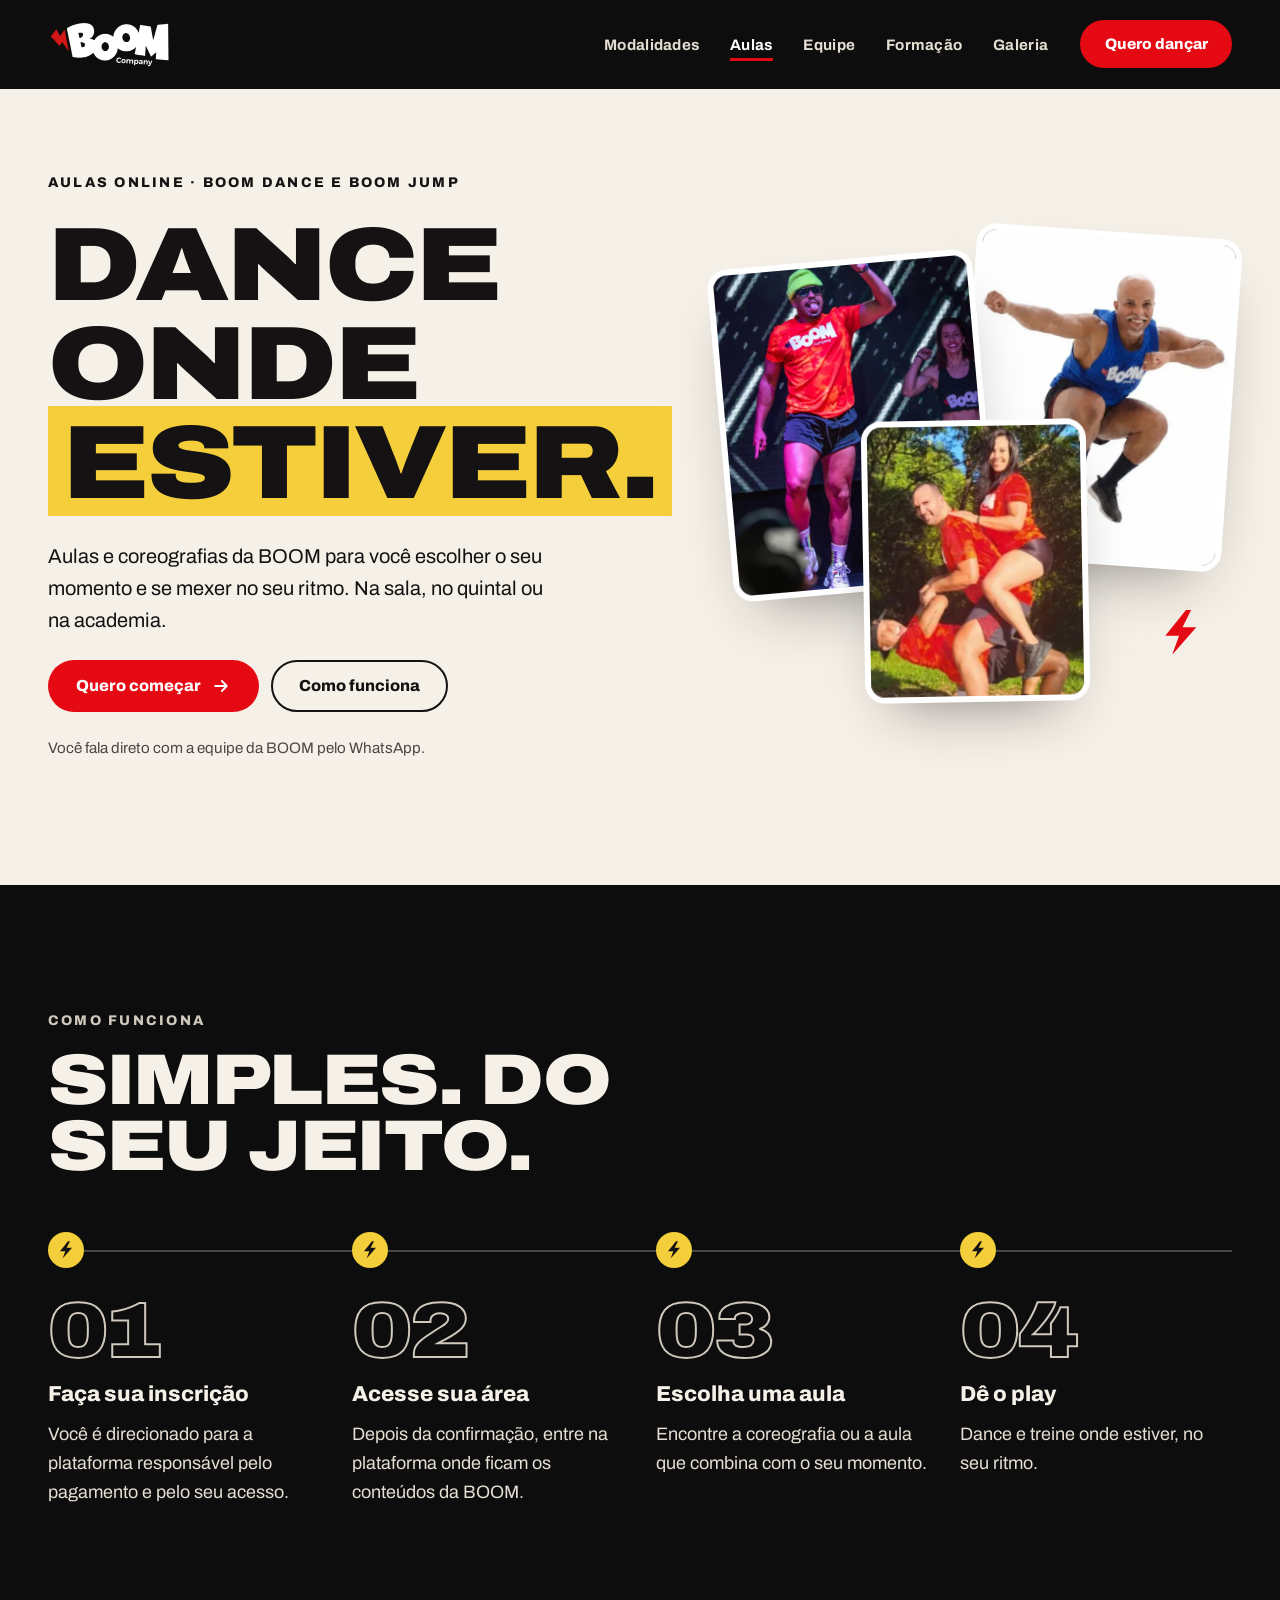
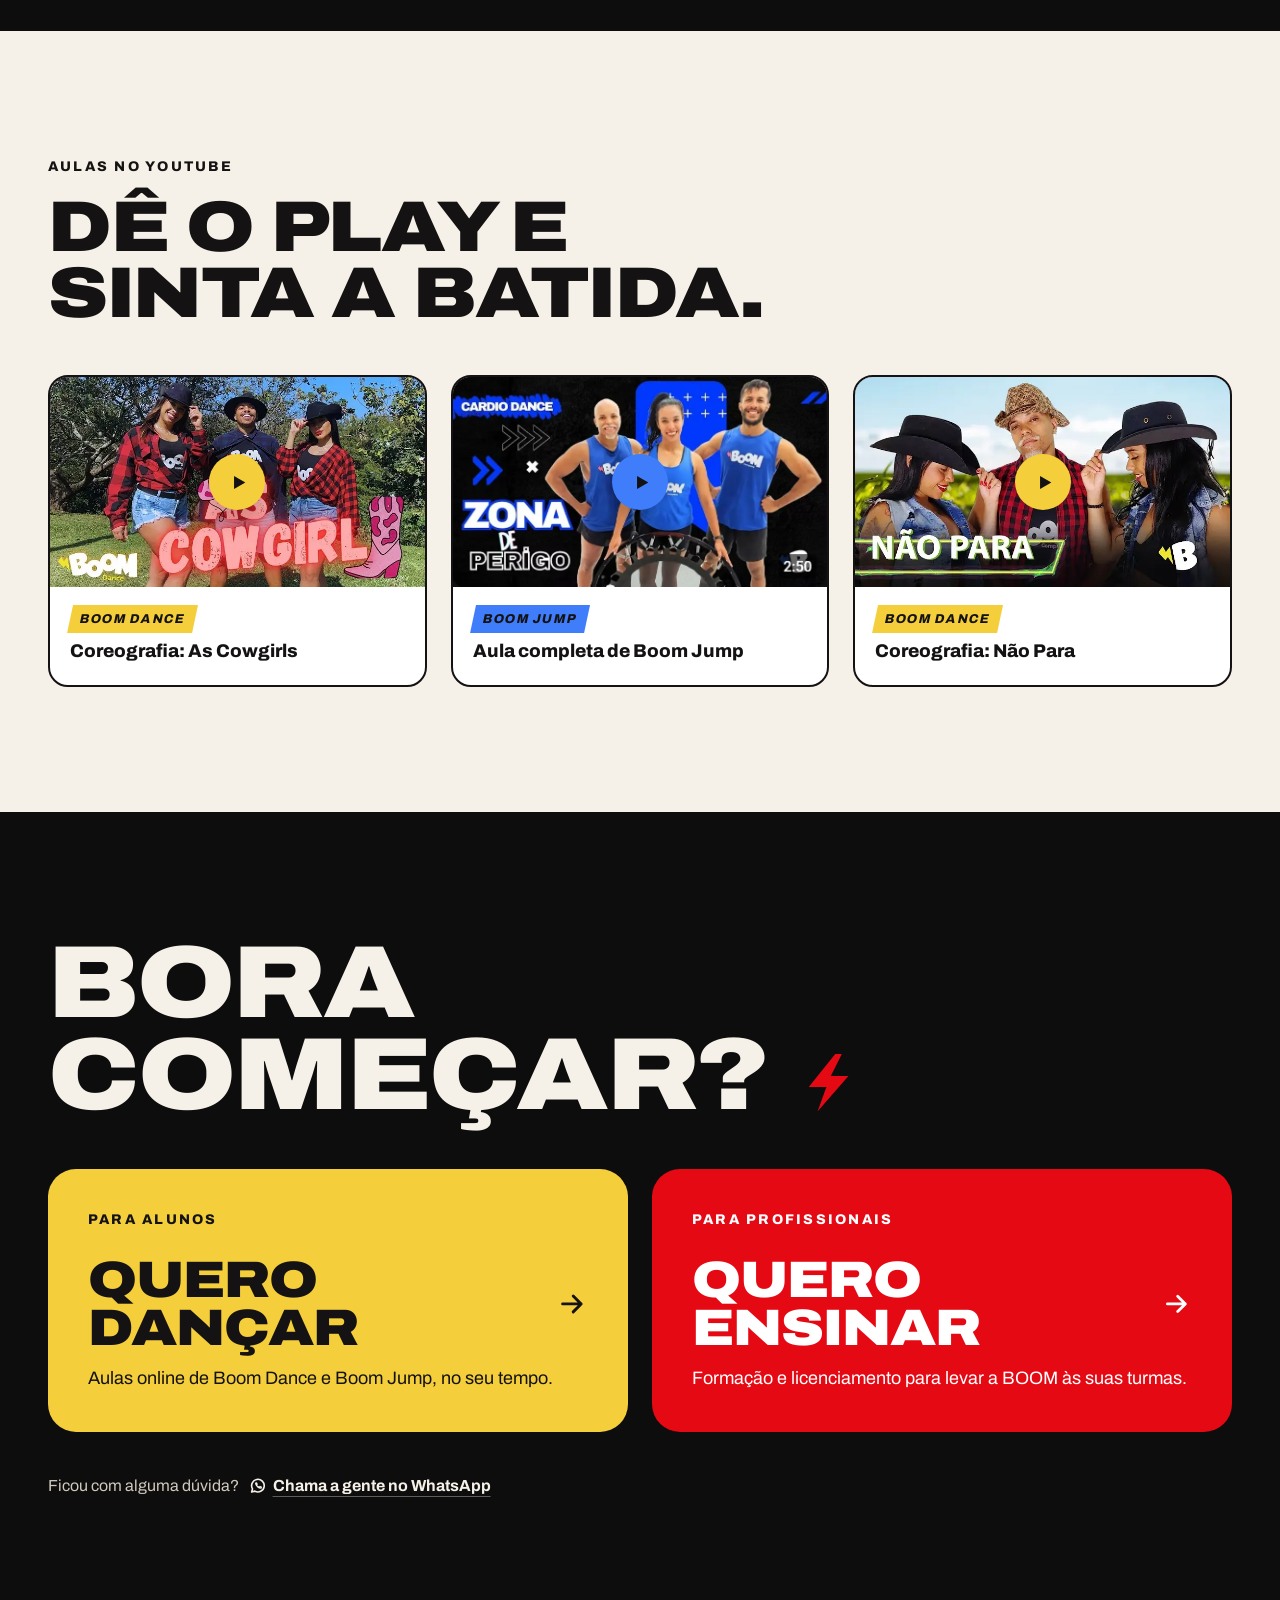
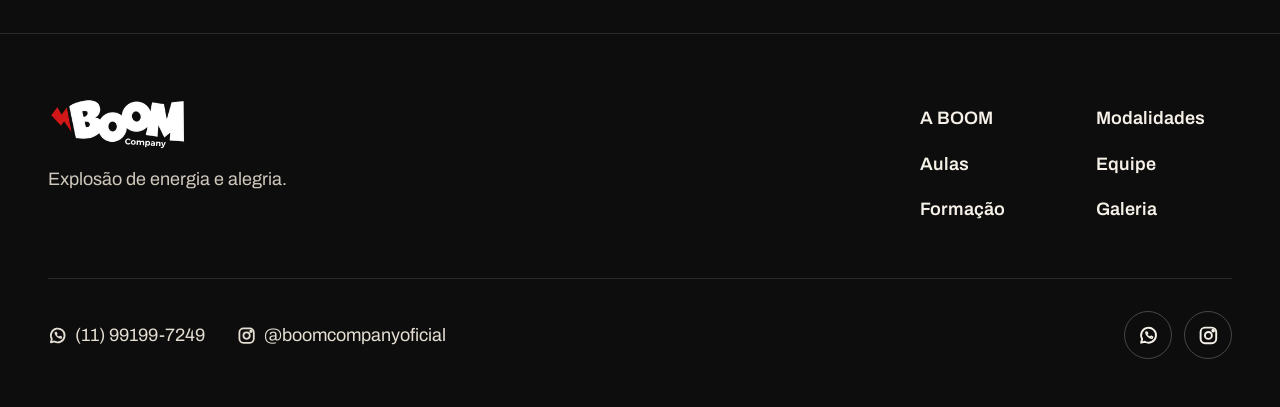
<file: aulas/index.html>
<!DOCTYPE html><html lang="pt-BR"><head><meta charset="utf-8"><meta name="viewport" content="width=device-width, initial-scale=1"><title>Aulas online | BOOM Company</title><meta name="description" content="Aulas e coreografias de Boom Dance e Boom Jump para fazer onde estiver, no seu ritmo. Comece hoje com a BOOM Company."><link rel="canonical" href="https://www.boomcompany.com.br/aulas/"><meta name="theme-color" content="#0e0d0d"><link rel="icon" type="image/png" href="../favicon.png"><link rel="apple-touch-icon" href="../apple-touch-icon.png"><meta property="og:type" content="website"><meta property="og:locale" content="pt_BR"><meta property="og:title" content="Aulas online | BOOM Company"><meta property="og:description" content="Aulas e coreografias de Boom Dance e Boom Jump para fazer onde estiver, no seu ritmo. Comece hoje com a BOOM Company."><script>document.documentElement.classList.add('js');</script><link rel="stylesheet" href="../assets/Bolt.Dx4ltLeK.css"><style>.steps__eyebrow[data-astro-cid-5wfdsgz3]{margin-bottom:var(--s-2)}.steps__title[data-astro-cid-5wfdsgz3]{margin-bottom:var(--s-5);max-width:50rem}.steps__list[data-astro-cid-5wfdsgz3]{grid-template-columns:repeat(var(--count), minmax(0, 1fr));gap:var(--s-4);display:grid;position:relative}.steps__list[data-astro-cid-5wfdsgz3]:before{content:"";opacity:.25;background:currentColor;height:2px;position:absolute;top:1.37rem;left:0;right:0}.steps__item[data-astro-cid-5wfdsgz3]{flex-direction:column;gap:.75rem;display:flex;position:relative}.steps__num[data-astro-cid-5wfdsgz3]{color:#0000;-webkit-text-stroke:2px var(--paper-ink);font-size:clamp(3.5rem,2.5rem + 3vw,5rem);line-height:1}.section--stage[data-astro-cid-5wfdsgz3] .steps__num[data-astro-cid-5wfdsgz3]{-webkit-text-stroke-color:var(--text-muted)}.steps__marker[data-astro-cid-5wfdsgz3]{background:var(--yellow);z-index:1;width:2.25rem;height:2.25rem;transition:transform .4s var(--ease);border-radius:50%;justify-content:center;align-items:center;margin-block:.25rem .75rem;display:flex;position:relative}.steps__item[data-astro-cid-5wfdsgz3]:hover .steps__marker[data-astro-cid-5wfdsgz3]{transform:scale(1.15)rotate(-8deg)}.steps__marker[data-astro-cid-5wfdsgz3] .bolt{width:1rem;height:1.1rem}.steps__marker[data-astro-cid-5wfdsgz3] .bolt polygon{fill:var(--paper-ink)}.steps__name[data-astro-cid-5wfdsgz3]{font-size:1.35rem;font-weight:800;line-height:1.2}.section--stage[data-astro-cid-5wfdsgz3] .steps__text[data-astro-cid-5wfdsgz3]{color:var(--text-soft)}.steps__text[data-astro-cid-5wfdsgz3]{line-height:1.6}@media (width<=860px){.steps__list[data-astro-cid-5wfdsgz3]{grid-template-columns:1fr;gap:0;padding-left:3.25rem}.steps__list[data-astro-cid-5wfdsgz3]:before{width:2px;height:auto;inset:.5rem auto .5rem 1.1rem}.steps__item[data-astro-cid-5wfdsgz3]{padding-bottom:var(--s-4)}.steps__num[data-astro-cid-5wfdsgz3]{font-size:2.5rem}.steps__marker[data-astro-cid-5wfdsgz3]{margin:0;position:absolute;top:.4rem;left:0}.steps__item[data-astro-cid-5wfdsgz3]{position:static}.steps__list[data-astro-cid-5wfdsgz3]>li[data-astro-cid-5wfdsgz3]{position:relative}.steps__list[data-astro-cid-5wfdsgz3]>li[data-astro-cid-5wfdsgz3] .steps__marker[data-astro-cid-5wfdsgz3]{left:-3.25rem}}
.videos__grid[data-astro-cid-wfg3qaib]{gap:var(--s-3);grid-template-columns:repeat(auto-fit,minmax(17rem,1fr));display:grid}.videos__grid[data-astro-cid-wfg3qaib] li[data-astro-cid-wfg3qaib]{display:flex}.videos__card[data-astro-cid-wfg3qaib]{background:var(--white);border:2px solid var(--paper-ink);border-radius:var(--radius-m);flex-direction:column;flex:1;display:flex;overflow:hidden}.videos__card--dance[data-astro-cid-wfg3qaib]{--accent:var(--yellow)}.videos__card--jump[data-astro-cid-wfg3qaib]{--accent:var(--blue)}.videos__thumb[data-astro-cid-wfg3qaib]{aspect-ratio:16/9;position:relative}.videos__play[data-astro-cid-wfg3qaib]{background:var(--accent);width:3.5rem;height:3.5rem;color:var(--paper-ink);transition:transform .3s var(--ease);border-radius:50%;justify-content:center;align-items:center;margin:auto;display:flex;position:absolute;inset:0;box-shadow:0 10px 30px -10px #00000080}.videos__card[data-astro-cid-wfg3qaib]:hover .videos__play[data-astro-cid-wfg3qaib]{transform:scale(1.12)}.videos__play[data-astro-cid-wfg3qaib] svg{width:1.3rem;height:1.3rem;margin-left:3px}.videos__meta[data-astro-cid-wfg3qaib]{flex-direction:column;gap:.4rem;padding:1.1rem 1.25rem 1.35rem;display:flex}.videos__tag[data-astro-cid-wfg3qaib]{background:var(--accent);color:var(--paper-ink);letter-spacing:.1em;text-transform:uppercase;align-self:flex-start;padding:.25rem .6rem;font-size:.8rem;font-weight:800;transform:skew(-12deg)}.videos__title[data-astro-cid-wfg3qaib]{font-size:1.15rem;font-weight:800;line-height:1.3}.aulas-hero[data-astro-cid-ud3b7mvk]{padding-top:clamp(3rem,2rem + 4vw,6rem);overflow:hidden}.aulas-hero__grid[data-astro-cid-ud3b7mvk]{align-items:center;gap:var(--s-6);flex-wrap:wrap;display:flex}.aulas-hero__text[data-astro-cid-ud3b7mvk]{gap:var(--s-3);flex-direction:column;flex:32rem;align-items:flex-start;min-width:0;display:flex}.aulas-hero__text[data-astro-cid-ud3b7mvk] .h1[data-astro-cid-ud3b7mvk]{font-size:min(var(--fs-h1), 13vw)}.aulas-hero__text[data-astro-cid-ud3b7mvk] .lead[data-astro-cid-ud3b7mvk]{max-width:32rem}.aulas-hero__ctas[data-astro-cid-ud3b7mvk]{flex-wrap:wrap;gap:.75rem;display:flex}.aulas-hero__note[data-astro-cid-ud3b7mvk]{color:#4d4743;max-width:30rem;font-size:.95rem}.aulas-hero__collage[data-astro-cid-ud3b7mvk]{flex:26rem;min-width:0;height:clamp(22rem,15rem + 18vw,34rem);position:relative}.aulas-hero__pic[data-astro-cid-ud3b7mvk]{aspect-ratio:4/5;border-radius:var(--radius-m);border:6px solid var(--white);width:52%;position:absolute;box-shadow:0 30px 60px -30px #14121280}.aulas-hero__pic--1[data-astro-cid-ud3b7mvk]{z-index:2;animation:float-in .9s var(--ease) .1s both;top:6%;left:0;rotate:-5deg}.aulas-hero__pic--2[data-astro-cid-ud3b7mvk]{z-index:1;animation:float-in .9s var(--ease) .25s both;top:0;right:0;rotate:4deg}.aulas-hero__pic--2[data-astro-cid-ud3b7mvk] img{object-position:center 40%}.aulas-hero__pic--3[data-astro-cid-ud3b7mvk]{z-index:3;width:44%;animation:float-in .9s var(--ease) .4s both;bottom:0;left:28%;rotate:-1deg}.aulas-hero__bolt[data-astro-cid-ud3b7mvk]{z-index:4;font-size:5rem;position:absolute;bottom:10%;right:6%}@keyframes float-in{0%{opacity:0;transform:translateY(30px)scale(.96)}to{opacity:1;transform:none}}@media (width<=640px){.aulas-hero__ctas[data-astro-cid-ud3b7mvk]{flex-direction:column;width:100%}.aulas-hero__ctas[data-astro-cid-ud3b7mvk] .btn[data-astro-cid-ud3b7mvk]{width:100%;min-height:3.5rem}.aulas-hero__collage[data-astro-cid-ud3b7mvk]{flex-basis:100%;height:22rem}}
.doors__title[data-astro-cid-2fuijuco]{margin-bottom:var(--s-5);font-size:clamp(2.75rem,1.6rem + 6vw,7.25rem);line-height:.9}.doors__title[data-astro-cid-2fuijuco] .bolt{vertical-align:-.02em;margin-left:.1em;display:inline-block}.doors__grid[data-astro-cid-2fuijuco]{gap:var(--s-3);grid-template-columns:repeat(auto-fit,minmax(19rem,1fr));display:grid}.doors__door[data-astro-cid-2fuijuco]{border-radius:var(--radius-l);justify-content:space-between;gap:var(--s-3);flex-direction:column;min-height:15rem;padding:clamp(1.6rem,1rem + 2vw,2.5rem);display:flex}.doors__door--student[data-astro-cid-2fuijuco]{background:var(--yellow);color:var(--paper-ink)}.doors__door--pro[data-astro-cid-2fuijuco]{background:var(--red);color:var(--white)}.doors__door[data-astro-cid-2fuijuco] .eyebrow[data-astro-cid-2fuijuco]{color:inherit}.doors__name[data-astro-cid-2fuijuco]{align-items:center;gap:.3em;font-size:clamp(2.2rem,1.6rem + 2vw,3.5rem);line-height:.95;display:flex}.doors__name[data-astro-cid-2fuijuco] svg{width:.7em;height:.7em;transition:transform .3s var(--ease)}.doors__door[data-astro-cid-2fuijuco]:hover .doors__name[data-astro-cid-2fuijuco] svg{transform:translate(8px)}.doors__text[data-astro-cid-2fuijuco]{margin-top:.75rem;line-height:1.5;display:block}.doors__help[data-astro-cid-2fuijuco]{margin-top:var(--s-4);color:var(--text-muted);flex-wrap:wrap;align-items:center;gap:.25rem .6rem;font-size:1rem;display:flex}.doors__help[data-astro-cid-2fuijuco] a[data-astro-cid-2fuijuco]{min-height:2.75rem;color:var(--paper);text-underline-offset:5px;align-items:center;gap:.4rem;font-weight:700;text-decoration:underline #f6f1e859;transition:color .2s,text-decoration-color .2s;display:inline-flex}.doors__help[data-astro-cid-2fuijuco] a[data-astro-cid-2fuijuco]:hover{color:var(--yellow);text-decoration-color:currentColor}.doors__help[data-astro-cid-2fuijuco] svg{width:1.1rem;height:1.1rem}
</style></head><body><a class="skip-link" href="#conteudo">Pular para o conteúdo</a><header class="site-header" data-header data-astro-cid-nen7h5rs><div class="container site-header__row" data-astro-cid-nen7h5rs><a class="site-header__logo" href="../" aria-label="BOOM Company, página inicial" data-astro-cid-nen7h5rs><img src="../assets/boom-company.6eU--Zpo_ZqHAaw.webp" alt loading="eager" data-astro-cid-nen7h5rs="true" decoding="async" width="248" height="91"></a><nav class="site-nav" aria-label="Principal" data-astro-cid-nen7h5rs><ul data-astro-cid-nen7h5rs><li data-astro-cid-nen7h5rs><a href="../#ritmo" data-astro-cid-nen7h5rs>Modalidades</a></li><li data-astro-cid-nen7h5rs><a href="./" aria-current="page" data-astro-cid-nen7h5rs>Aulas</a></li><li data-astro-cid-nen7h5rs><a href="../#equipe" data-astro-cid-nen7h5rs>Equipe</a></li><li data-astro-cid-nen7h5rs><a href="../formacao/" data-astro-cid-nen7h5rs>Formação</a></li><li data-astro-cid-nen7h5rs><a href="../galeria/" data-astro-cid-nen7h5rs>Galeria</a></li></ul></nav><a class="btn btn--red site-header__cta" href="./" data-astro-cid-nen7h5rs>Quero dançar</a><button class="site-header__menu" type="button" aria-expanded="false" aria-controls="mobile-menu" data-menu-open data-astro-cid-nen7h5rs><svg viewBox="0 0 24 24" aria-hidden="true" focusable="false" fill="none" stroke="currentColor" stroke-width="2.2" stroke-linecap="round" stroke-linejoin="round"><path d="M4 6h16M4 12h16M4 18h16"></path></svg><span class="visually-hidden" data-astro-cid-nen7h5rs>Abrir menu</span></button></div></header><div class="mobile-menu" id="mobile-menu" hidden data-menu role="dialog" aria-modal="true" aria-label="Menu" data-astro-cid-nen7h5rs><div class="container mobile-menu__top" data-astro-cid-nen7h5rs><a href="../" aria-label="BOOM Company, página inicial" data-astro-cid-nen7h5rs><img src="../assets/boom-company.6eU--Zpo_ZqHAaw.webp" alt data-astro-cid-nen7h5rs="true" loading="lazy" decoding="async" width="248" height="91"></a><button class="site-header__menu" type="button" data-menu-close data-astro-cid-nen7h5rs><svg viewBox="0 0 24 24" aria-hidden="true" focusable="false" fill="none" stroke="currentColor" stroke-width="2.2" stroke-linecap="round" stroke-linejoin="round"><path d="M6 6l12 12M18 6L6 18"></path></svg><span class="visually-hidden" data-astro-cid-nen7h5rs>Fechar menu</span></button></div><nav class="container mobile-menu__nav" aria-label="Menu" data-astro-cid-nen7h5rs><ul data-astro-cid-nen7h5rs><li data-astro-cid-nen7h5rs><a class="display" href="../#ritmo" data-menu-link data-astro-cid-nen7h5rs>Modalidades</a></li><li data-astro-cid-nen7h5rs><a class="display" href="./" data-menu-link data-astro-cid-nen7h5rs>Aulas</a></li><li data-astro-cid-nen7h5rs><a class="display" href="../#equipe" data-menu-link data-astro-cid-nen7h5rs>Equipe</a></li><li data-astro-cid-nen7h5rs><a class="display" href="../formacao/" data-menu-link data-astro-cid-nen7h5rs>Formação</a></li><li data-astro-cid-nen7h5rs><a class="display" href="../galeria/" data-menu-link data-astro-cid-nen7h5rs>Galeria</a></li></ul><div class="mobile-menu__ctas" data-astro-cid-nen7h5rs><a class="btn btn--red" href="./" data-menu-link data-astro-cid-nen7h5rs>Quero dançar</a><a class="btn btn--ghost" href="../formacao/" data-menu-link data-astro-cid-nen7h5rs>Sou profissional</a></div><div class="mobile-menu__contact" data-astro-cid-nen7h5rs><a class="mobile-menu__ig" href="https://wa.me/5511991997249?text=Ol%C3%A1%2C%20BOOM!%20Vim%20pelo%20site%20e%20quero%20saber%20mais." target="_blank" rel="noopener noreferrer" data-astro-cid-nen7h5rs><svg viewBox="0 0 24 24" aria-hidden="true" focusable="false" fill="none" stroke="currentColor" stroke-width="2.2" stroke-linecap="round" stroke-linejoin="round"><path d="M3.6 20.4l1.2-4.2A8.6 8.6 0 1 1 8 19.3z"></path><path d="M9 8.2c.2 2.6 2.2 5 4.9 5.9l1.1-1.2 1.9.9-.3 1.4c-3.5.3-7.3-3.3-7.6-6.8l1.4-.4.8 1.9-1 1" stroke-width="1.6"></path></svg> (11) 99199-7249</a><a class="mobile-menu__ig" href="https://www.instagram.com/boomcompanyoficial/" target="_blank" rel="noopener noreferrer" data-astro-cid-nen7h5rs><svg viewBox="0 0 24 24" aria-hidden="true" focusable="false" fill="none" stroke="currentColor" stroke-width="2.2" stroke-linecap="round" stroke-linejoin="round"><rect x="3" y="3" width="18" height="18" rx="5"></rect><circle cx="12" cy="12" r="4"></circle><circle cx="17.5" cy="6.5" r="1" fill="currentColor"></circle></svg> @boomcompanyoficial</a></div></nav></div><script type="module">var e=document.querySelector(`[data-header]`),t=document.querySelector(`[data-menu]`),n=document.querySelector(`[data-menu-open]`),r=document.querySelector(`[data-menu-close]`);if(e){let t=()=>e.classList.toggle(`is-scrolled`,window.scrollY>8);t(),window.addEventListener(`scroll`,t,{passive:!0})}if(t&&n&&r){let e=()=>{t.hidden=!1,n.setAttribute(`aria-expanded`,`true`),document.body.style.overflow=`hidden`,r.focus()},i=(e=!0)=>{t.hidden=!0,n.setAttribute(`aria-expanded`,`false`),document.body.style.overflow=``,e&&n.focus()};n.addEventListener(`click`,e),r.addEventListener(`click`,()=>i()),t.querySelectorAll(`[data-menu-link]`).forEach(e=>e.addEventListener(`click`,()=>i(!1))),document.addEventListener(`keydown`,e=>{e.key===`Escape`&&!t.hidden&&i()}),window.matchMedia(`(min-width: 961px)`).addEventListener(`change`,e=>{e.matches&&!t.hidden&&i(!1)})}</script><main id="conteudo" class="site-main"><section class="section section--day aulas-hero" aria-labelledby="aulas-title" data-astro-cid-ud3b7mvk><div class="container aulas-hero__grid" data-astro-cid-ud3b7mvk><div class="aulas-hero__text" data-astro-cid-ud3b7mvk><p class="eyebrow" data-astro-cid-ud3b7mvk>Aulas online · Boom Dance e Boom Jump</p><h1 id="aulas-title" class="display h1" data-astro-cid-ud3b7mvk><span class="rise-line" data-astro-cid-ud3b7mvk><span data-astro-cid-ud3b7mvk>Dance</span></span><span class="rise-line" data-astro-cid-ud3b7mvk><span style="animation-delay:.12s" data-astro-cid-ud3b7mvk>onde</span></span><span class="rise-line aulas-hero__last" data-astro-cid-ud3b7mvk><span style="animation-delay:.24s" data-astro-cid-ud3b7mvk><span class="marker" data-astro-cid-ud3b7mvk>estiver.</span></span></span></h1><p class="lead" data-astro-cid-ud3b7mvk>Aulas e coreografias da BOOM para você escolher o seu momento e se mexer no seu ritmo. Na sala, no quintal ou na academia.</p><div class="aulas-hero__ctas" data-astro-cid-ud3b7mvk><a class="btn btn--red" href="https://wa.me/5511991997249?text=Ol%C3%A1%2C%20BOOM!%20Vim%20pelo%20site%20e%20quero%20come%C3%A7ar%20as%20aulas." target="_blank" rel="noopener noreferrer" data-astro-cid-ud3b7mvk>Quero começar <svg viewBox="0 0 24 24" aria-hidden="true" focusable="false" fill="none" stroke="currentColor" stroke-width="2.2" stroke-linecap="round" stroke-linejoin="round"><path d="M5 12h14M13 6l6 6-6 6"></path></svg></a><a class="btn btn--ghost" href="#como-funciona" data-astro-cid-ud3b7mvk>Como funciona</a></div><p class="aulas-hero__note" data-astro-cid-ud3b7mvk>Você fala direto com a equipe da BOOM pelo WhatsApp.</p></div><div class="aulas-hero__collage" aria-hidden="true" data-astro-cid-ud3b7mvk><div class="photo aulas-hero__pic aulas-hero__pic--1" data-astro-cid-ud3b7mvk><img src="../assets/boom-dance-aula.CF1IL1_i_Z28Clp2.webp" alt loading="eager" data-astro-cid-ud3b7mvk="true" decoding="async" width="800" height="1199"></div><div class="photo aulas-hero__pic aulas-hero__pic--2" data-astro-cid-ud3b7mvk><img src="../assets/boom-jump-salto.9dDvzlHa_1533J.webp" alt loading="eager" data-astro-cid-ud3b7mvk="true" decoding="async" width="674" height="674"></div><div class="photo aulas-hero__pic aulas-hero__pic--3" data-astro-cid-ud3b7mvk><img src="../assets/galera-danca-ao-ar-livre.BDb36lwr_Z22hOmy.webp" alt loading="eager" data-astro-cid-ud3b7mvk="true" decoding="async" width="363" height="399"></div><span class="aulas-hero__bolt" data-astro-cid-ud3b7mvk><svg class="bolt pulse" viewBox="0 0 24 26" aria-hidden="true" focusable="false"><polygon points="15,0 3,15 11,15 7,26 21,10 13,10 18,0"></polygon></svg></span></div></div></section><section id="como-funciona" class="section section--stage steps" aria-labelledby="como-funciona-title" data-astro-cid-5wfdsgz3><div class="container" data-astro-cid-5wfdsgz3><p class="eyebrow steps__eyebrow" data-astro-cid-5wfdsgz3>Como funciona</p><h2 id="como-funciona-title" class="display h2 steps__title" data-astro-cid-5wfdsgz3>Simples. Do seu jeito.</h2><ol class="steps__list" style="--count:4" data-astro-cid-5wfdsgz3><li class="steps__item" data-reveal="1" data-astro-cid-5wfdsgz3><span class="steps__marker" aria-hidden="true" data-astro-cid-5wfdsgz3><svg class="bolt" viewBox="0 0 24 26" aria-hidden="true" focusable="false"><polygon points="15,0 3,15 11,15 7,26 21,10 13,10 18,0"></polygon></svg></span><span class="steps__num display" aria-hidden="true" data-astro-cid-5wfdsgz3>01</span><h3 class="steps__name" data-astro-cid-5wfdsgz3>Faça sua inscrição</h3><p class="steps__text" data-astro-cid-5wfdsgz3>Você é direcionado para a plataforma responsável pelo pagamento e pelo seu acesso.</p></li><li class="steps__item" data-reveal="2" data-astro-cid-5wfdsgz3><span class="steps__marker" aria-hidden="true" data-astro-cid-5wfdsgz3><svg class="bolt" viewBox="0 0 24 26" aria-hidden="true" focusable="false"><polygon points="15,0 3,15 11,15 7,26 21,10 13,10 18,0"></polygon></svg></span><span class="steps__num display" aria-hidden="true" data-astro-cid-5wfdsgz3>02</span><h3 class="steps__name" data-astro-cid-5wfdsgz3>Acesse sua área</h3><p class="steps__text" data-astro-cid-5wfdsgz3>Depois da confirmação, entre na plataforma onde ficam os conteúdos da BOOM.</p></li><li class="steps__item" data-reveal="3" data-astro-cid-5wfdsgz3><span class="steps__marker" aria-hidden="true" data-astro-cid-5wfdsgz3><svg class="bolt" viewBox="0 0 24 26" aria-hidden="true" focusable="false"><polygon points="15,0 3,15 11,15 7,26 21,10 13,10 18,0"></polygon></svg></span><span class="steps__num display" aria-hidden="true" data-astro-cid-5wfdsgz3>03</span><h3 class="steps__name" data-astro-cid-5wfdsgz3>Escolha uma aula</h3><p class="steps__text" data-astro-cid-5wfdsgz3>Encontre a coreografia ou a aula que combina com o seu momento.</p></li><li class="steps__item" data-reveal="3" data-astro-cid-5wfdsgz3><span class="steps__marker" aria-hidden="true" data-astro-cid-5wfdsgz3><svg class="bolt" viewBox="0 0 24 26" aria-hidden="true" focusable="false"><polygon points="15,0 3,15 11,15 7,26 21,10 13,10 18,0"></polygon></svg></span><span class="steps__num display" aria-hidden="true" data-astro-cid-5wfdsgz3>04</span><h3 class="steps__name" data-astro-cid-5wfdsgz3>Dê o play</h3><p class="steps__text" data-astro-cid-5wfdsgz3>Dance e treine onde estiver, no seu ritmo.</p></li></ol></div></section><section id="videos" class="section section--day videos" aria-labelledby="videos-title" data-astro-cid-wfg3qaib><div class="container" data-astro-cid-wfg3qaib><div class="section-head" data-astro-cid-wfg3qaib><div data-astro-cid-wfg3qaib><p class="eyebrow" data-astro-cid-wfg3qaib>Aulas no YouTube</p><h2 id="videos-title" class="display h2" data-astro-cid-wfg3qaib>Dê o play e sinta a batida.</h2></div></div><ul class="videos__grid" data-astro-cid-wfg3qaib><li data-reveal="1" data-astro-cid-wfg3qaib><a class="videos__card videos__card--dance lift" href="https://youtu.be/KM42j9D1Sxs" target="_blank" rel="noopener noreferrer" data-astro-cid-wfg3qaib><span class="photo videos__thumb" data-astro-cid-wfg3qaib><img src="../assets/video-as-cowgirls.C5T_HRWk_Z2c2oBQ.webp" alt data-astro-cid-wfg3qaib="true" loading="lazy" decoding="async" width="720" height="404"><span class="videos__play" data-astro-cid-wfg3qaib><svg viewBox="0 0 24 24" aria-hidden="true" focusable="false" fill="none" stroke="currentColor" stroke-width="2.2" stroke-linecap="round" stroke-linejoin="round"><polygon points="7,4.5 20,12 7,19.5" fill="currentColor" stroke="none"></polygon></svg></span></span><span class="videos__meta" data-astro-cid-wfg3qaib><span class="videos__tag" data-astro-cid-wfg3qaib>Boom Dance</span><span class="videos__title" data-astro-cid-wfg3qaib>Coreografia: As Cowgirls</span><span class="visually-hidden" data-astro-cid-wfg3qaib>(abre o YouTube em nova aba)</span></span></a></li><li data-reveal="2" data-astro-cid-wfg3qaib><a class="videos__card videos__card--jump lift" href="https://youtu.be/4X6XQB9b3ho" target="_blank" rel="noopener noreferrer" data-astro-cid-wfg3qaib><span class="photo videos__thumb" data-astro-cid-wfg3qaib><img src="../assets/video-aula-jump.jo2t7IbS_ZWAXMs.webp" alt data-astro-cid-wfg3qaib="true" loading="lazy" decoding="async" width="777" height="438"><span class="videos__play" data-astro-cid-wfg3qaib><svg viewBox="0 0 24 24" aria-hidden="true" focusable="false" fill="none" stroke="currentColor" stroke-width="2.2" stroke-linecap="round" stroke-linejoin="round"><polygon points="7,4.5 20,12 7,19.5" fill="currentColor" stroke="none"></polygon></svg></span></span><span class="videos__meta" data-astro-cid-wfg3qaib><span class="videos__tag" data-astro-cid-wfg3qaib>Boom Jump</span><span class="videos__title" data-astro-cid-wfg3qaib>Aula completa de Boom Jump</span><span class="visually-hidden" data-astro-cid-wfg3qaib>(abre o YouTube em nova aba)</span></span></a></li><li data-reveal="3" data-astro-cid-wfg3qaib><a class="videos__card videos__card--dance lift" href="https://youtu.be/c4l8uk0nxck" target="_blank" rel="noopener noreferrer" data-astro-cid-wfg3qaib><span class="photo videos__thumb" data-astro-cid-wfg3qaib><img src="../assets/video-nao-para.BEuqIkii_Z9eytL.webp" alt data-astro-cid-wfg3qaib="true" loading="lazy" decoding="async" width="720" height="404"><span class="videos__play" data-astro-cid-wfg3qaib><svg viewBox="0 0 24 24" aria-hidden="true" focusable="false" fill="none" stroke="currentColor" stroke-width="2.2" stroke-linecap="round" stroke-linejoin="round"><polygon points="7,4.5 20,12 7,19.5" fill="currentColor" stroke="none"></polygon></svg></span></span><span class="videos__meta" data-astro-cid-wfg3qaib><span class="videos__tag" data-astro-cid-wfg3qaib>Boom Dance</span><span class="videos__title" data-astro-cid-wfg3qaib>Coreografia: Não Para</span><span class="visually-hidden" data-astro-cid-wfg3qaib>(abre o YouTube em nova aba)</span></span></a></li></ul></div></section><section id="final" class="section section--stage doors" aria-labelledby="doors-title" data-astro-cid-2fuijuco><div class="container" data-astro-cid-2fuijuco><h2 id="doors-title" class="display doors__title" data-astro-cid-2fuijuco>Bora começar? <svg class="bolt pulse" viewBox="0 0 24 26" aria-hidden="true" focusable="false"><polygon points="15,0 3,15 11,15 7,26 21,10 13,10 18,0"></polygon></svg></h2><div class="doors__grid" data-astro-cid-2fuijuco><a class="doors__door doors__door--student lift" href="./" data-reveal="1" data-astro-cid-2fuijuco><span class="eyebrow" data-astro-cid-2fuijuco>Para alunos</span><span data-astro-cid-2fuijuco><span class="display doors__name" data-astro-cid-2fuijuco>Quero dançar <svg viewBox="0 0 24 24" aria-hidden="true" focusable="false" fill="none" stroke="currentColor" stroke-width="2.2" stroke-linecap="round" stroke-linejoin="round"><path d="M5 12h14M13 6l6 6-6 6"></path></svg></span><span class="doors__text" data-astro-cid-2fuijuco>Aulas online de Boom Dance e Boom Jump, no seu tempo.</span></span></a><a class="doors__door doors__door--pro lift" href="../formacao/" data-reveal="2" data-astro-cid-2fuijuco><span class="eyebrow" data-astro-cid-2fuijuco>Para profissionais</span><span data-astro-cid-2fuijuco><span class="display doors__name" data-astro-cid-2fuijuco>Quero ensinar <svg viewBox="0 0 24 24" aria-hidden="true" focusable="false" fill="none" stroke="currentColor" stroke-width="2.2" stroke-linecap="round" stroke-linejoin="round"><path d="M5 12h14M13 6l6 6-6 6"></path></svg></span><span class="doors__text" data-astro-cid-2fuijuco>Formação e licenciamento para levar a BOOM às suas turmas.</span></span></a></div><p class="doors__help" data-reveal="3" data-astro-cid-2fuijuco>Ficou com alguma dúvida?<a href="https://wa.me/5511991997249?text=Ol%C3%A1%2C%20BOOM!%20Vim%20pelo%20site%20e%20quero%20saber%20mais." target="_blank" rel="noopener noreferrer" data-astro-cid-2fuijuco><svg viewBox="0 0 24 24" aria-hidden="true" focusable="false" fill="none" stroke="currentColor" stroke-width="2.2" stroke-linecap="round" stroke-linejoin="round"><path d="M3.6 20.4l1.2-4.2A8.6 8.6 0 1 1 8 19.3z"></path><path d="M9 8.2c.2 2.6 2.2 5 4.9 5.9l1.1-1.2 1.9.9-.3 1.4c-3.5.3-7.3-3.3-7.6-6.8l1.4-.4.8 1.9-1 1" stroke-width="1.6"></path></svg> Chama a gente no WhatsApp</a></p></div></section></main><footer class="site-footer" data-astro-cid-jo6i4kqk><div class="container" data-astro-cid-jo6i4kqk><div class="site-footer__main" data-astro-cid-jo6i4kqk><div data-astro-cid-jo6i4kqk><a href="../" aria-label="BOOM Company, página inicial" data-astro-cid-jo6i4kqk><img src="../assets/boom-company.6eU--Zpo_ZqHAaw.webp" alt data-astro-cid-jo6i4kqk="true" loading="lazy" decoding="async" width="248" height="91"></a><p class="site-footer__phrase" data-astro-cid-jo6i4kqk>Explosão de energia e alegria.</p></div><nav aria-label="Rodapé" data-astro-cid-jo6i4kqk><ul class="site-footer__nav" data-astro-cid-jo6i4kqk><li data-astro-cid-jo6i4kqk><a href="../#a-boom" data-astro-cid-jo6i4kqk>A BOOM</a></li><li data-astro-cid-jo6i4kqk><a href="../#ritmo" data-astro-cid-jo6i4kqk>Modalidades</a></li><li data-astro-cid-jo6i4kqk><a href="./" data-astro-cid-jo6i4kqk>Aulas</a></li><li data-astro-cid-jo6i4kqk><a href="../#equipe" data-astro-cid-jo6i4kqk>Equipe</a></li><li data-astro-cid-jo6i4kqk><a href="../formacao/" data-astro-cid-jo6i4kqk>Formação</a></li><li data-astro-cid-jo6i4kqk><a href="../galeria/" data-astro-cid-jo6i4kqk>Galeria</a></li></ul></nav></div><div class="site-footer__bottom" data-astro-cid-jo6i4kqk><div class="site-footer__contact" data-astro-cid-jo6i4kqk><a href="https://wa.me/5511991997249?text=Ol%C3%A1%2C%20BOOM!%20Vim%20pelo%20site%20e%20quero%20saber%20mais." target="_blank" rel="noopener noreferrer" data-astro-cid-jo6i4kqk><svg viewBox="0 0 24 24" aria-hidden="true" focusable="false" fill="none" stroke="currentColor" stroke-width="2.2" stroke-linecap="round" stroke-linejoin="round"><path d="M3.6 20.4l1.2-4.2A8.6 8.6 0 1 1 8 19.3z"></path><path d="M9 8.2c.2 2.6 2.2 5 4.9 5.9l1.1-1.2 1.9.9-.3 1.4c-3.5.3-7.3-3.3-7.6-6.8l1.4-.4.8 1.9-1 1" stroke-width="1.6"></path></svg> (11) 99199-7249</a><a href="https://www.instagram.com/boomcompanyoficial/" target="_blank" rel="noopener noreferrer" data-astro-cid-jo6i4kqk><svg viewBox="0 0 24 24" aria-hidden="true" focusable="false" fill="none" stroke="currentColor" stroke-width="2.2" stroke-linecap="round" stroke-linejoin="round"><rect x="3" y="3" width="18" height="18" rx="5"></rect><circle cx="12" cy="12" r="4"></circle><circle cx="17.5" cy="6.5" r="1" fill="currentColor"></circle></svg> @boomcompanyoficial</a></div><ul class="site-footer__social" aria-label="Redes sociais" data-astro-cid-jo6i4kqk><li data-astro-cid-jo6i4kqk><a href="https://wa.me/5511991997249?text=Ol%C3%A1%2C%20BOOM!%20Vim%20pelo%20site%20e%20quero%20saber%20mais." target="_blank" rel="noopener noreferrer" aria-label="WhatsApp da BOOM Company" data-astro-cid-jo6i4kqk><svg viewBox="0 0 24 24" aria-hidden="true" focusable="false" fill="none" stroke="currentColor" stroke-width="2.2" stroke-linecap="round" stroke-linejoin="round"><path d="M3.6 20.4l1.2-4.2A8.6 8.6 0 1 1 8 19.3z"></path><path d="M9 8.2c.2 2.6 2.2 5 4.9 5.9l1.1-1.2 1.9.9-.3 1.4c-3.5.3-7.3-3.3-7.6-6.8l1.4-.4.8 1.9-1 1" stroke-width="1.6"></path></svg></a></li><li data-astro-cid-jo6i4kqk><a href="https://www.instagram.com/boomcompanyoficial/" target="_blank" rel="noopener noreferrer" aria-label="Instagram da BOOM Company" data-astro-cid-jo6i4kqk><svg viewBox="0 0 24 24" aria-hidden="true" focusable="false" fill="none" stroke="currentColor" stroke-width="2.2" stroke-linecap="round" stroke-linejoin="round"><rect x="3" y="3" width="18" height="18" rx="5"></rect><circle cx="12" cy="12" r="4"></circle><circle cx="17.5" cy="6.5" r="1" fill="currentColor"></circle></svg></a></li></ul></div></div></footer><script type="module">var e=document.querySelectorAll(`[data-reveal]`);if(`IntersectionObserver`in window){let t=new IntersectionObserver(e=>{e.forEach(e=>{e.isIntersecting&&(e.target.classList.add(`is-in`),t.unobserve(e.target))})},{threshold:.12,rootMargin:`0px 0px -40px 0px`});e.forEach(e=>t.observe(e))}else e.forEach(e=>e.classList.add(`is-in`));var t=document.querySelectorAll(`.marquee, .ribbon, .rhythm, .doors, .hero`);if(`IntersectionObserver`in window){let e=new IntersectionObserver(e=>{e.forEach(e=>e.target.classList.toggle(`is-offscreen`,!e.isIntersecting))});t.forEach(t=>e.observe(t))}</script></body></html>
</file>
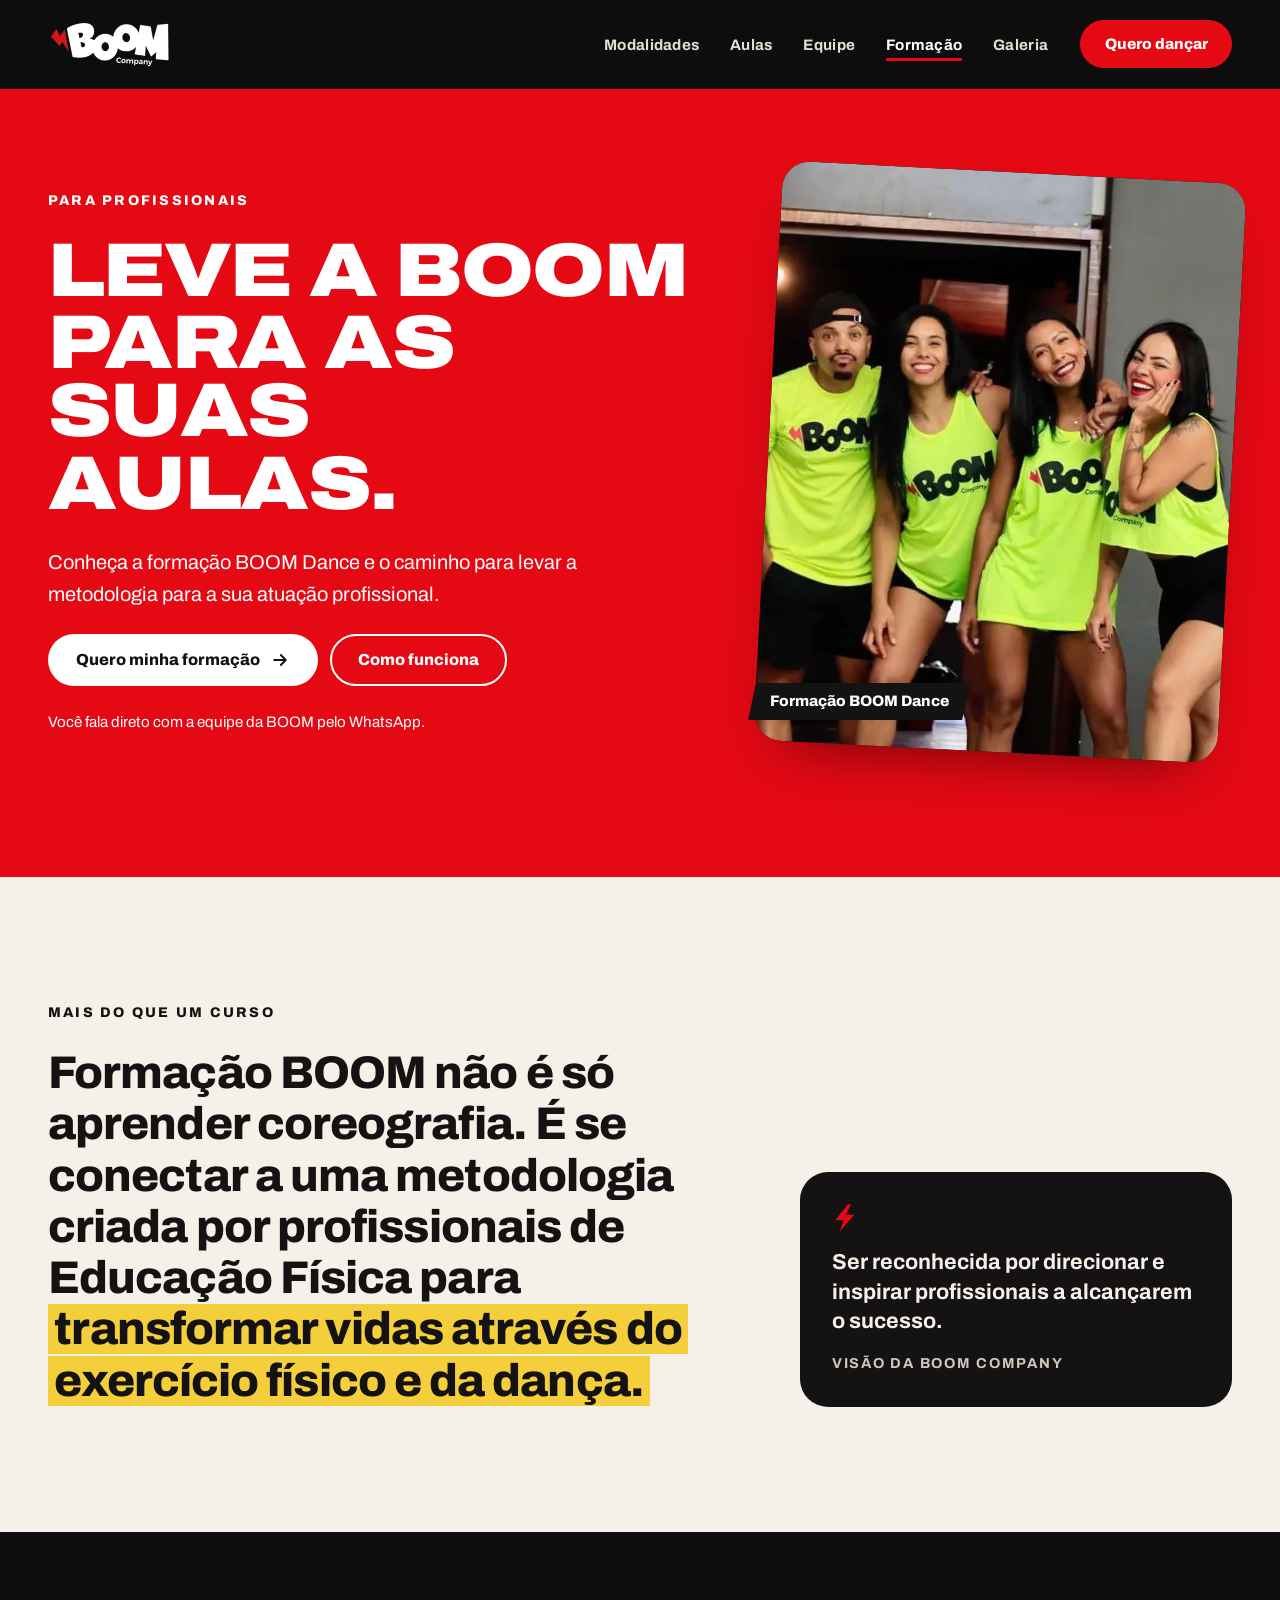
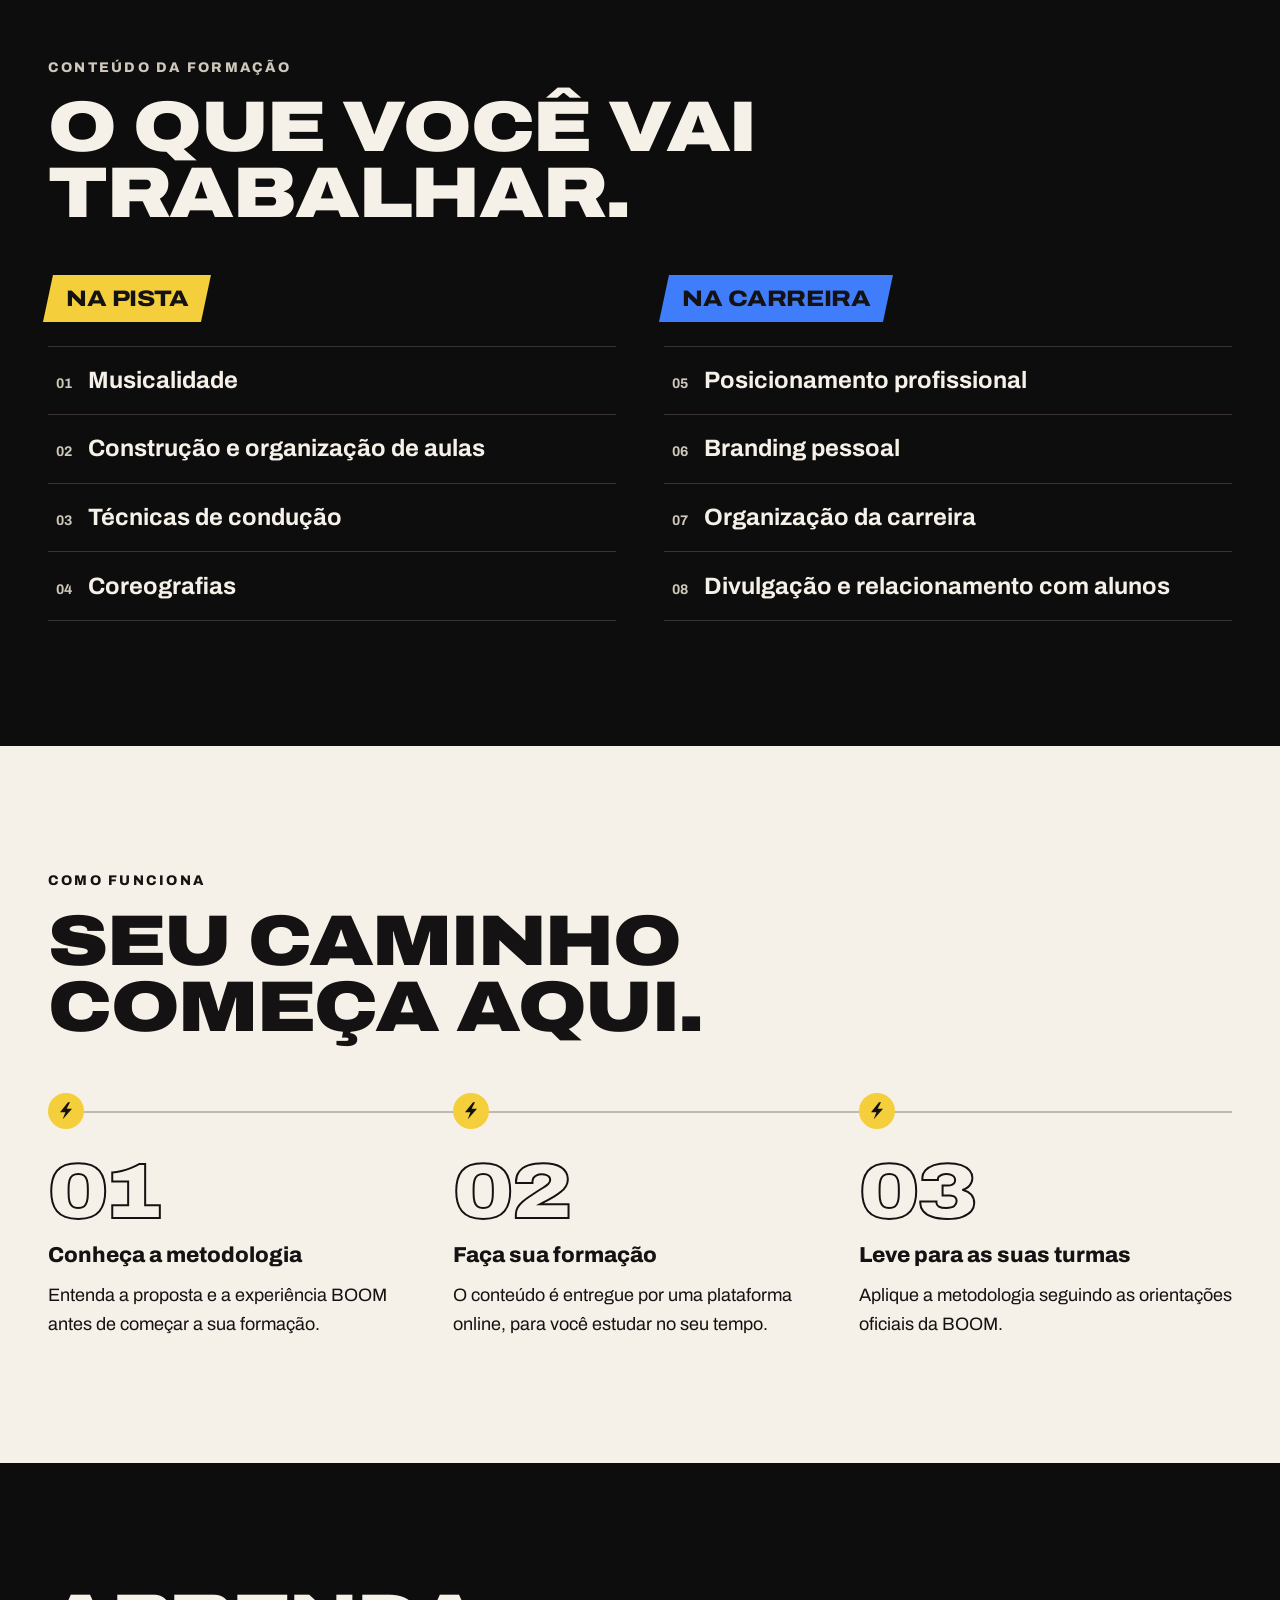
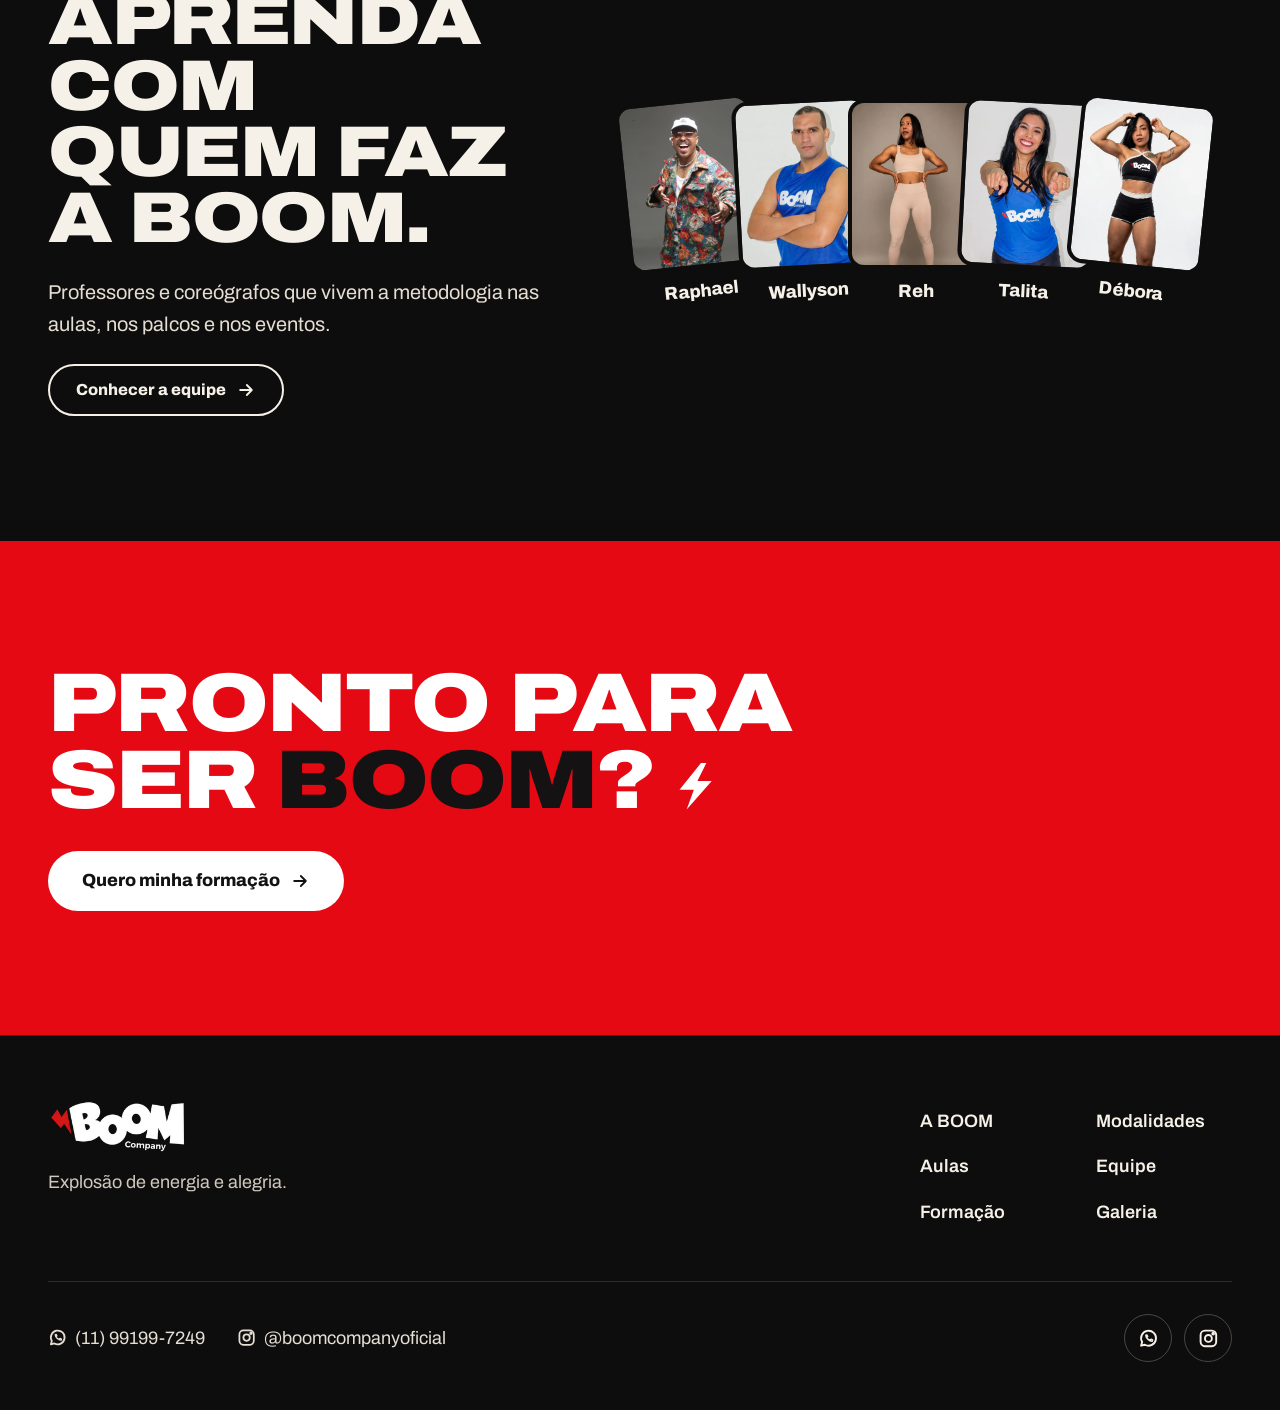
<file: formacao/index.html>
<!DOCTYPE html><html lang="pt-BR"><head><meta charset="utf-8"><meta name="viewport" content="width=device-width, initial-scale=1"><title>Formação e licenciamento | BOOM Company</title><meta name="description" content="Formação BOOM Dance para profissionais: musicalidade, construção de aulas, técnicas de condução, coreografias e desenvolvimento de carreira."><link rel="canonical" href="https://www.boomcompany.com.br/formacao/"><meta name="theme-color" content="#0e0d0d"><link rel="icon" type="image/png" href="../favicon.png"><link rel="apple-touch-icon" href="../apple-touch-icon.png"><meta property="og:type" content="website"><meta property="og:locale" content="pt_BR"><meta property="og:title" content="Formação e licenciamento | BOOM Company"><meta property="og:description" content="Formação BOOM Dance para profissionais: musicalidade, construção de aulas, técnicas de condução, coreografias e desenvolvimento de carreira."><script>document.documentElement.classList.add('js');</script><link rel="stylesheet" href="../assets/Bolt.Dx4ltLeK.css"><style>.steps__eyebrow[data-astro-cid-5wfdsgz3]{margin-bottom:var(--s-2)}.steps__title[data-astro-cid-5wfdsgz3]{margin-bottom:var(--s-5);max-width:50rem}.steps__list[data-astro-cid-5wfdsgz3]{grid-template-columns:repeat(var(--count), minmax(0, 1fr));gap:var(--s-4);display:grid;position:relative}.steps__list[data-astro-cid-5wfdsgz3]:before{content:"";opacity:.25;background:currentColor;height:2px;position:absolute;top:1.37rem;left:0;right:0}.steps__item[data-astro-cid-5wfdsgz3]{flex-direction:column;gap:.75rem;display:flex;position:relative}.steps__num[data-astro-cid-5wfdsgz3]{color:#0000;-webkit-text-stroke:2px var(--paper-ink);font-size:clamp(3.5rem,2.5rem + 3vw,5rem);line-height:1}.section--stage[data-astro-cid-5wfdsgz3] .steps__num[data-astro-cid-5wfdsgz3]{-webkit-text-stroke-color:var(--text-muted)}.steps__marker[data-astro-cid-5wfdsgz3]{background:var(--yellow);z-index:1;width:2.25rem;height:2.25rem;transition:transform .4s var(--ease);border-radius:50%;justify-content:center;align-items:center;margin-block:.25rem .75rem;display:flex;position:relative}.steps__item[data-astro-cid-5wfdsgz3]:hover .steps__marker[data-astro-cid-5wfdsgz3]{transform:scale(1.15)rotate(-8deg)}.steps__marker[data-astro-cid-5wfdsgz3] .bolt{width:1rem;height:1.1rem}.steps__marker[data-astro-cid-5wfdsgz3] .bolt polygon{fill:var(--paper-ink)}.steps__name[data-astro-cid-5wfdsgz3]{font-size:1.35rem;font-weight:800;line-height:1.2}.section--stage[data-astro-cid-5wfdsgz3] .steps__text[data-astro-cid-5wfdsgz3]{color:var(--text-soft)}.steps__text[data-astro-cid-5wfdsgz3]{line-height:1.6}@media (width<=860px){.steps__list[data-astro-cid-5wfdsgz3]{grid-template-columns:1fr;gap:0;padding-left:3.25rem}.steps__list[data-astro-cid-5wfdsgz3]:before{width:2px;height:auto;inset:.5rem auto .5rem 1.1rem}.steps__item[data-astro-cid-5wfdsgz3]{padding-bottom:var(--s-4)}.steps__num[data-astro-cid-5wfdsgz3]{font-size:2.5rem}.steps__marker[data-astro-cid-5wfdsgz3]{margin:0;position:absolute;top:.4rem;left:0}.steps__item[data-astro-cid-5wfdsgz3]{position:static}.steps__list[data-astro-cid-5wfdsgz3]>li[data-astro-cid-5wfdsgz3]{position:relative}.steps__list[data-astro-cid-5wfdsgz3]>li[data-astro-cid-5wfdsgz3] .steps__marker[data-astro-cid-5wfdsgz3]{left:-3.25rem}}
</style><link rel="stylesheet" href="../assets/formacao.DusLordT.css"></head><body><a class="skip-link" href="#conteudo">Pular para o conteúdo</a><header class="site-header" data-header data-astro-cid-nen7h5rs><div class="container site-header__row" data-astro-cid-nen7h5rs><a class="site-header__logo" href="../" aria-label="BOOM Company, página inicial" data-astro-cid-nen7h5rs><img src="../assets/boom-company.6eU--Zpo_ZqHAaw.webp" alt loading="eager" data-astro-cid-nen7h5rs="true" decoding="async" width="248" height="91"></a><nav class="site-nav" aria-label="Principal" data-astro-cid-nen7h5rs><ul data-astro-cid-nen7h5rs><li data-astro-cid-nen7h5rs><a href="../#ritmo" data-astro-cid-nen7h5rs>Modalidades</a></li><li data-astro-cid-nen7h5rs><a href="../aulas/" data-astro-cid-nen7h5rs>Aulas</a></li><li data-astro-cid-nen7h5rs><a href="../#equipe" data-astro-cid-nen7h5rs>Equipe</a></li><li data-astro-cid-nen7h5rs><a href="./" aria-current="page" data-astro-cid-nen7h5rs>Formação</a></li><li data-astro-cid-nen7h5rs><a href="../galeria/" data-astro-cid-nen7h5rs>Galeria</a></li></ul></nav><a class="btn btn--red site-header__cta" href="../aulas/" data-astro-cid-nen7h5rs>Quero dançar</a><button class="site-header__menu" type="button" aria-expanded="false" aria-controls="mobile-menu" data-menu-open data-astro-cid-nen7h5rs><svg viewBox="0 0 24 24" aria-hidden="true" focusable="false" fill="none" stroke="currentColor" stroke-width="2.2" stroke-linecap="round" stroke-linejoin="round"><path d="M4 6h16M4 12h16M4 18h16"></path></svg><span class="visually-hidden" data-astro-cid-nen7h5rs>Abrir menu</span></button></div></header><div class="mobile-menu" id="mobile-menu" hidden data-menu role="dialog" aria-modal="true" aria-label="Menu" data-astro-cid-nen7h5rs><div class="container mobile-menu__top" data-astro-cid-nen7h5rs><a href="../" aria-label="BOOM Company, página inicial" data-astro-cid-nen7h5rs><img src="../assets/boom-company.6eU--Zpo_ZqHAaw.webp" alt data-astro-cid-nen7h5rs="true" loading="lazy" decoding="async" width="248" height="91"></a><button class="site-header__menu" type="button" data-menu-close data-astro-cid-nen7h5rs><svg viewBox="0 0 24 24" aria-hidden="true" focusable="false" fill="none" stroke="currentColor" stroke-width="2.2" stroke-linecap="round" stroke-linejoin="round"><path d="M6 6l12 12M18 6L6 18"></path></svg><span class="visually-hidden" data-astro-cid-nen7h5rs>Fechar menu</span></button></div><nav class="container mobile-menu__nav" aria-label="Menu" data-astro-cid-nen7h5rs><ul data-astro-cid-nen7h5rs><li data-astro-cid-nen7h5rs><a class="display" href="../#ritmo" data-menu-link data-astro-cid-nen7h5rs>Modalidades</a></li><li data-astro-cid-nen7h5rs><a class="display" href="../aulas/" data-menu-link data-astro-cid-nen7h5rs>Aulas</a></li><li data-astro-cid-nen7h5rs><a class="display" href="../#equipe" data-menu-link data-astro-cid-nen7h5rs>Equipe</a></li><li data-astro-cid-nen7h5rs><a class="display" href="./" data-menu-link data-astro-cid-nen7h5rs>Formação</a></li><li data-astro-cid-nen7h5rs><a class="display" href="../galeria/" data-menu-link data-astro-cid-nen7h5rs>Galeria</a></li></ul><div class="mobile-menu__ctas" data-astro-cid-nen7h5rs><a class="btn btn--red" href="../aulas/" data-menu-link data-astro-cid-nen7h5rs>Quero dançar</a><a class="btn btn--ghost" href="./" data-menu-link data-astro-cid-nen7h5rs>Sou profissional</a></div><div class="mobile-menu__contact" data-astro-cid-nen7h5rs><a class="mobile-menu__ig" href="https://wa.me/5511991997249?text=Ol%C3%A1%2C%20BOOM!%20Vim%20pelo%20site%20e%20quero%20saber%20mais." target="_blank" rel="noopener noreferrer" data-astro-cid-nen7h5rs><svg viewBox="0 0 24 24" aria-hidden="true" focusable="false" fill="none" stroke="currentColor" stroke-width="2.2" stroke-linecap="round" stroke-linejoin="round"><path d="M3.6 20.4l1.2-4.2A8.6 8.6 0 1 1 8 19.3z"></path><path d="M9 8.2c.2 2.6 2.2 5 4.9 5.9l1.1-1.2 1.9.9-.3 1.4c-3.5.3-7.3-3.3-7.6-6.8l1.4-.4.8 1.9-1 1" stroke-width="1.6"></path></svg> (11) 99199-7249</a><a class="mobile-menu__ig" href="https://www.instagram.com/boomcompanyoficial/" target="_blank" rel="noopener noreferrer" data-astro-cid-nen7h5rs><svg viewBox="0 0 24 24" aria-hidden="true" focusable="false" fill="none" stroke="currentColor" stroke-width="2.2" stroke-linecap="round" stroke-linejoin="round"><rect x="3" y="3" width="18" height="18" rx="5"></rect><circle cx="12" cy="12" r="4"></circle><circle cx="17.5" cy="6.5" r="1" fill="currentColor"></circle></svg> @boomcompanyoficial</a></div></nav></div><script type="module">var e=document.querySelector(`[data-header]`),t=document.querySelector(`[data-menu]`),n=document.querySelector(`[data-menu-open]`),r=document.querySelector(`[data-menu-close]`);if(e){let t=()=>e.classList.toggle(`is-scrolled`,window.scrollY>8);t(),window.addEventListener(`scroll`,t,{passive:!0})}if(t&&n&&r){let e=()=>{t.hidden=!1,n.setAttribute(`aria-expanded`,`true`),document.body.style.overflow=`hidden`,r.focus()},i=(e=!0)=>{t.hidden=!0,n.setAttribute(`aria-expanded`,`false`),document.body.style.overflow=``,e&&n.focus()};n.addEventListener(`click`,e),r.addEventListener(`click`,()=>i()),t.querySelectorAll(`[data-menu-link]`).forEach(e=>e.addEventListener(`click`,()=>i(!1))),document.addEventListener(`keydown`,e=>{e.key===`Escape`&&!t.hidden&&i()}),window.matchMedia(`(min-width: 961px)`).addEventListener(`change`,e=>{e.matches&&!t.hidden&&i(!1)})}</script><main id="conteudo" class="site-main"><section class="section section--red f-hero" aria-labelledby="f-title" data-astro-cid-pxbsbrtd><div class="container f-hero__grid" data-astro-cid-pxbsbrtd><div class="f-hero__text" data-astro-cid-pxbsbrtd><p class="eyebrow" data-astro-cid-pxbsbrtd>Para profissionais</p><h1 id="f-title" class="display h1 f-hero__title" data-astro-cid-pxbsbrtd><span class="rise-line" data-astro-cid-pxbsbrtd><span data-astro-cid-pxbsbrtd>Leve a BOOM</span></span><span class="rise-line" data-astro-cid-pxbsbrtd><span style="animation-delay:.12s" data-astro-cid-pxbsbrtd>para as suas</span></span><span class="rise-line" data-astro-cid-pxbsbrtd><span style="animation-delay:.24s" data-astro-cid-pxbsbrtd>aulas.</span></span></h1><p class="lead" data-astro-cid-pxbsbrtd>Conheça a formação BOOM Dance e o caminho para levar a metodologia para a sua atuação profissional.</p><div class="f-hero__ctas" data-astro-cid-pxbsbrtd><a class="btn btn--white" href="https://wa.me/5511991997249?text=Ol%C3%A1%2C%20BOOM!%20Vim%20pelo%20site%20e%20quero%20saber%20sobre%20a%20forma%C3%A7%C3%A3o." target="_blank" rel="noopener noreferrer" data-astro-cid-pxbsbrtd>Quero minha formação <svg viewBox="0 0 24 24" aria-hidden="true" focusable="false" fill="none" stroke="currentColor" stroke-width="2.2" stroke-linecap="round" stroke-linejoin="round"><path d="M5 12h14M13 6l6 6-6 6"></path></svg></a><a class="btn btn--ghost" href="#como-funciona" data-astro-cid-pxbsbrtd>Como funciona</a></div><p class="f-hero__note" data-astro-cid-pxbsbrtd>Você fala direto com a equipe da BOOM pelo WhatsApp.</p></div><figure class="f-hero__media" data-reveal data-astro-cid-pxbsbrtd><div class="photo f-hero__photo" data-astro-cid-pxbsbrtd><img src="../assets/formacao-time.liLoGZuk_1oa1CW.webp" alt="Professores da BOOM sorrindo juntos com camisetas verdes" loading="eager" data-astro-cid-pxbsbrtd="true" decoding="async" width="718" height="663"></div><span class="skew-tag f-hero__tag" data-astro-cid-pxbsbrtd><span data-astro-cid-pxbsbrtd>Formação BOOM Dance</span></span></figure></div></section><section class="section section--day f-why" aria-labelledby="why-title" data-astro-cid-pxbsbrtd><div class="container f-why__grid" data-astro-cid-pxbsbrtd><div data-astro-cid-pxbsbrtd><p class="eyebrow" data-astro-cid-pxbsbrtd>Mais do que um curso</p><h2 id="why-title" class="f-why__statement" data-reveal data-astro-cid-pxbsbrtd>Formação BOOM não é só aprender coreografia. É se conectar a uma metodologia criada por profissionais de Educação Física para <span class="marker" data-astro-cid-pxbsbrtd>transformar vidas através do exercício físico e da dança.</span></h2></div><blockquote class="f-why__quote" data-reveal="2" data-astro-cid-pxbsbrtd><svg class="bolt" viewBox="0 0 24 26" aria-hidden="true" focusable="false"><polygon points="15,0 3,15 11,15 7,26 21,10 13,10 18,0"></polygon></svg><p data-astro-cid-pxbsbrtd>Ser reconhecida por direcionar e inspirar profissionais a alcançarem o sucesso.</p><footer data-astro-cid-pxbsbrtd>Visão da BOOM Company</footer></blockquote></div></section><section class="section section--stage f-learn" aria-labelledby="learn-title" data-astro-cid-pxbsbrtd><div class="container" data-astro-cid-pxbsbrtd><p class="eyebrow" data-astro-cid-pxbsbrtd>Conteúdo da formação</p><h2 id="learn-title" class="display h2 f-learn__title" data-astro-cid-pxbsbrtd>O que você vai trabalhar.</h2><div class="f-learn__pillars" data-astro-cid-pxbsbrtd><div class="f-learn__pillar" style="--pillar:var(--yellow)" data-reveal="1" data-astro-cid-pxbsbrtd><h3 class="display f-learn__name" data-astro-cid-pxbsbrtd><span class="skew-tag" data-astro-cid-pxbsbrtd><span data-astro-cid-pxbsbrtd>Na pista</span></span></h3><ol class="f-learn__list" start="1" data-astro-cid-pxbsbrtd><li data-astro-cid-pxbsbrtd><span class="f-learn__num" aria-hidden="true" data-astro-cid-pxbsbrtd>01</span>Musicalidade</li><li data-astro-cid-pxbsbrtd><span class="f-learn__num" aria-hidden="true" data-astro-cid-pxbsbrtd>02</span>Construção e organização de aulas</li><li data-astro-cid-pxbsbrtd><span class="f-learn__num" aria-hidden="true" data-astro-cid-pxbsbrtd>03</span>Técnicas de condução</li><li data-astro-cid-pxbsbrtd><span class="f-learn__num" aria-hidden="true" data-astro-cid-pxbsbrtd>04</span>Coreografias</li></ol></div><div class="f-learn__pillar" style="--pillar:var(--blue)" data-reveal="2" data-astro-cid-pxbsbrtd><h3 class="display f-learn__name" data-astro-cid-pxbsbrtd><span class="skew-tag" data-astro-cid-pxbsbrtd><span data-astro-cid-pxbsbrtd>Na carreira</span></span></h3><ol class="f-learn__list" start="5" data-astro-cid-pxbsbrtd><li data-astro-cid-pxbsbrtd><span class="f-learn__num" aria-hidden="true" data-astro-cid-pxbsbrtd>05</span>Posicionamento profissional</li><li data-astro-cid-pxbsbrtd><span class="f-learn__num" aria-hidden="true" data-astro-cid-pxbsbrtd>06</span>Branding pessoal</li><li data-astro-cid-pxbsbrtd><span class="f-learn__num" aria-hidden="true" data-astro-cid-pxbsbrtd>07</span>Organização da carreira</li><li data-astro-cid-pxbsbrtd><span class="f-learn__num" aria-hidden="true" data-astro-cid-pxbsbrtd>08</span>Divulgação e relacionamento com alunos</li></ol></div></div></div></section><section id="como-funciona" class="section section--day steps" aria-labelledby="como-funciona-title" data-astro-cid-5wfdsgz3><div class="container" data-astro-cid-5wfdsgz3><p class="eyebrow steps__eyebrow" data-astro-cid-5wfdsgz3>Como funciona</p><h2 id="como-funciona-title" class="display h2 steps__title" data-astro-cid-5wfdsgz3>Seu caminho começa aqui.</h2><ol class="steps__list" style="--count:3" data-astro-cid-5wfdsgz3><li class="steps__item" data-reveal="1" data-astro-cid-5wfdsgz3><span class="steps__marker" aria-hidden="true" data-astro-cid-5wfdsgz3><svg class="bolt" viewBox="0 0 24 26" aria-hidden="true" focusable="false"><polygon points="15,0 3,15 11,15 7,26 21,10 13,10 18,0"></polygon></svg></span><span class="steps__num display" aria-hidden="true" data-astro-cid-5wfdsgz3>01</span><h3 class="steps__name" data-astro-cid-5wfdsgz3>Conheça a metodologia</h3><p class="steps__text" data-astro-cid-5wfdsgz3>Entenda a proposta e a experiência BOOM antes de começar a sua formação.</p></li><li class="steps__item" data-reveal="2" data-astro-cid-5wfdsgz3><span class="steps__marker" aria-hidden="true" data-astro-cid-5wfdsgz3><svg class="bolt" viewBox="0 0 24 26" aria-hidden="true" focusable="false"><polygon points="15,0 3,15 11,15 7,26 21,10 13,10 18,0"></polygon></svg></span><span class="steps__num display" aria-hidden="true" data-astro-cid-5wfdsgz3>02</span><h3 class="steps__name" data-astro-cid-5wfdsgz3>Faça sua formação</h3><p class="steps__text" data-astro-cid-5wfdsgz3>O conteúdo é entregue por uma plataforma online, para você estudar no seu tempo.</p></li><li class="steps__item" data-reveal="3" data-astro-cid-5wfdsgz3><span class="steps__marker" aria-hidden="true" data-astro-cid-5wfdsgz3><svg class="bolt" viewBox="0 0 24 26" aria-hidden="true" focusable="false"><polygon points="15,0 3,15 11,15 7,26 21,10 13,10 18,0"></polygon></svg></span><span class="steps__num display" aria-hidden="true" data-astro-cid-5wfdsgz3>03</span><h3 class="steps__name" data-astro-cid-5wfdsgz3>Leve para as suas turmas</h3><p class="steps__text" data-astro-cid-5wfdsgz3>Aplique a metodologia seguindo as orientações oficiais da BOOM.</p></li></ol></div></section><section class="section section--stage f-team" aria-labelledby="fteam-title" data-astro-cid-pxbsbrtd><div class="container f-team__grid" data-astro-cid-pxbsbrtd><div class="f-team__text" data-astro-cid-pxbsbrtd><h2 id="fteam-title" class="display h2" data-astro-cid-pxbsbrtd>Aprenda com quem faz a BOOM.</h2><p class="lead" data-astro-cid-pxbsbrtd>Professores e coreógrafos que vivem a metodologia nas aulas, nos palcos e nos eventos.</p><a class="btn btn--ghost" href="../#equipe" data-astro-cid-pxbsbrtd>Conhecer a equipe <svg viewBox="0 0 24 24" aria-hidden="true" focusable="false" fill="none" stroke="currentColor" stroke-width="2.2" stroke-linecap="round" stroke-linejoin="round"><path d="M5 12h14M13 6l6 6-6 6"></path></svg></a></div><ul class="f-team__faces" data-astro-cid-pxbsbrtd><li class="f-team__face" style="--i:0" data-astro-cid-pxbsbrtd><span class="photo f-team__photo" data-astro-cid-pxbsbrtd><img src="../assets/equipe-raphael-bruno.CLdvFxzl_Z16vdXA.webp" alt style="object-position:center 18%" data-astro-cid-pxbsbrtd="true" loading="lazy" decoding="async" width="800" height="1200"></span><span class="f-team__name" data-astro-cid-pxbsbrtd>Raphael</span></li><li class="f-team__face" style="--i:1" data-astro-cid-pxbsbrtd><span class="photo f-team__photo" data-astro-cid-pxbsbrtd><img src="../assets/equipe-wallyson-santos.DUKy1XyT_ZWg4th.webp" alt style="object-position:center top" data-astro-cid-pxbsbrtd="true" loading="lazy" decoding="async" width="720" height="1279"></span><span class="f-team__name" data-astro-cid-pxbsbrtd>Wallyson</span></li><li class="f-team__face" style="--i:2" data-astro-cid-pxbsbrtd><span class="photo f-team__photo" data-astro-cid-pxbsbrtd><img src="../assets/equipe-reh-honorato.Bcu8e3pp_XUEkB.webp" alt style="object-position:center 26%" data-astro-cid-pxbsbrtd="true" loading="lazy" decoding="async" width="800" height="1422"></span><span class="f-team__name" data-astro-cid-pxbsbrtd>Reh</span></li><li class="f-team__face" style="--i:3" data-astro-cid-pxbsbrtd><span class="photo f-team__photo" data-astro-cid-pxbsbrtd><img src="../assets/equipe-talita-iacona.9rsWaYHq_CRVLI.webp" alt style="object-position:center top" data-astro-cid-pxbsbrtd="true" loading="lazy" decoding="async" width="800" height="1422"></span><span class="f-team__name" data-astro-cid-pxbsbrtd>Talita</span></li><li class="f-team__face" style="--i:4" data-astro-cid-pxbsbrtd><span class="photo f-team__photo" data-astro-cid-pxbsbrtd><img src="../assets/equipe-debora-silva.CJ4_AtGB_Z27djQJ.webp" alt style="object-position:center 16%" data-astro-cid-pxbsbrtd="true" loading="lazy" decoding="async" width="800" height="1067"></span><span class="f-team__name" data-astro-cid-pxbsbrtd>Débora</span></li></ul></div></section><section class="section section--red f-final" aria-labelledby="ffinal-title" data-astro-cid-pxbsbrtd><div class="container f-final__inner" data-astro-cid-pxbsbrtd><h2 id="ffinal-title" class="display f-final__title" data-astro-cid-pxbsbrtd>Pronto para ser <span class="f-final__boom" data-astro-cid-pxbsbrtd>BOOM</span>? <svg class="bolt pulse" viewBox="0 0 24 26" aria-hidden="true" focusable="false"><polygon points="15,0 3,15 11,15 7,26 21,10 13,10 18,0" style="fill:#ffffff"></polygon></svg></h2><a class="btn btn--white f-final__btn" href="https://wa.me/5511991997249?text=Ol%C3%A1%2C%20BOOM!%20Vim%20pelo%20site%20e%20quero%20saber%20sobre%20a%20forma%C3%A7%C3%A3o." target="_blank" rel="noopener noreferrer" data-astro-cid-pxbsbrtd>Quero minha formação <svg viewBox="0 0 24 24" aria-hidden="true" focusable="false" fill="none" stroke="currentColor" stroke-width="2.2" stroke-linecap="round" stroke-linejoin="round"><path d="M5 12h14M13 6l6 6-6 6"></path></svg></a></div></section></main><footer class="site-footer" data-astro-cid-jo6i4kqk><div class="container" data-astro-cid-jo6i4kqk><div class="site-footer__main" data-astro-cid-jo6i4kqk><div data-astro-cid-jo6i4kqk><a href="../" aria-label="BOOM Company, página inicial" data-astro-cid-jo6i4kqk><img src="../assets/boom-company.6eU--Zpo_ZqHAaw.webp" alt data-astro-cid-jo6i4kqk="true" loading="lazy" decoding="async" width="248" height="91"></a><p class="site-footer__phrase" data-astro-cid-jo6i4kqk>Explosão de energia e alegria.</p></div><nav aria-label="Rodapé" data-astro-cid-jo6i4kqk><ul class="site-footer__nav" data-astro-cid-jo6i4kqk><li data-astro-cid-jo6i4kqk><a href="../#a-boom" data-astro-cid-jo6i4kqk>A BOOM</a></li><li data-astro-cid-jo6i4kqk><a href="../#ritmo" data-astro-cid-jo6i4kqk>Modalidades</a></li><li data-astro-cid-jo6i4kqk><a href="../aulas/" data-astro-cid-jo6i4kqk>Aulas</a></li><li data-astro-cid-jo6i4kqk><a href="../#equipe" data-astro-cid-jo6i4kqk>Equipe</a></li><li data-astro-cid-jo6i4kqk><a href="./" data-astro-cid-jo6i4kqk>Formação</a></li><li data-astro-cid-jo6i4kqk><a href="../galeria/" data-astro-cid-jo6i4kqk>Galeria</a></li></ul></nav></div><div class="site-footer__bottom" data-astro-cid-jo6i4kqk><div class="site-footer__contact" data-astro-cid-jo6i4kqk><a href="https://wa.me/5511991997249?text=Ol%C3%A1%2C%20BOOM!%20Vim%20pelo%20site%20e%20quero%20saber%20mais." target="_blank" rel="noopener noreferrer" data-astro-cid-jo6i4kqk><svg viewBox="0 0 24 24" aria-hidden="true" focusable="false" fill="none" stroke="currentColor" stroke-width="2.2" stroke-linecap="round" stroke-linejoin="round"><path d="M3.6 20.4l1.2-4.2A8.6 8.6 0 1 1 8 19.3z"></path><path d="M9 8.2c.2 2.6 2.2 5 4.9 5.9l1.1-1.2 1.9.9-.3 1.4c-3.5.3-7.3-3.3-7.6-6.8l1.4-.4.8 1.9-1 1" stroke-width="1.6"></path></svg> (11) 99199-7249</a><a href="https://www.instagram.com/boomcompanyoficial/" target="_blank" rel="noopener noreferrer" data-astro-cid-jo6i4kqk><svg viewBox="0 0 24 24" aria-hidden="true" focusable="false" fill="none" stroke="currentColor" stroke-width="2.2" stroke-linecap="round" stroke-linejoin="round"><rect x="3" y="3" width="18" height="18" rx="5"></rect><circle cx="12" cy="12" r="4"></circle><circle cx="17.5" cy="6.5" r="1" fill="currentColor"></circle></svg> @boomcompanyoficial</a></div><ul class="site-footer__social" aria-label="Redes sociais" data-astro-cid-jo6i4kqk><li data-astro-cid-jo6i4kqk><a href="https://wa.me/5511991997249?text=Ol%C3%A1%2C%20BOOM!%20Vim%20pelo%20site%20e%20quero%20saber%20mais." target="_blank" rel="noopener noreferrer" aria-label="WhatsApp da BOOM Company" data-astro-cid-jo6i4kqk><svg viewBox="0 0 24 24" aria-hidden="true" focusable="false" fill="none" stroke="currentColor" stroke-width="2.2" stroke-linecap="round" stroke-linejoin="round"><path d="M3.6 20.4l1.2-4.2A8.6 8.6 0 1 1 8 19.3z"></path><path d="M9 8.2c.2 2.6 2.2 5 4.9 5.9l1.1-1.2 1.9.9-.3 1.4c-3.5.3-7.3-3.3-7.6-6.8l1.4-.4.8 1.9-1 1" stroke-width="1.6"></path></svg></a></li><li data-astro-cid-jo6i4kqk><a href="https://www.instagram.com/boomcompanyoficial/" target="_blank" rel="noopener noreferrer" aria-label="Instagram da BOOM Company" data-astro-cid-jo6i4kqk><svg viewBox="0 0 24 24" aria-hidden="true" focusable="false" fill="none" stroke="currentColor" stroke-width="2.2" stroke-linecap="round" stroke-linejoin="round"><rect x="3" y="3" width="18" height="18" rx="5"></rect><circle cx="12" cy="12" r="4"></circle><circle cx="17.5" cy="6.5" r="1" fill="currentColor"></circle></svg></a></li></ul></div></div></footer><script type="module">var e=document.querySelectorAll(`[data-reveal]`);if(`IntersectionObserver`in window){let t=new IntersectionObserver(e=>{e.forEach(e=>{e.isIntersecting&&(e.target.classList.add(`is-in`),t.unobserve(e.target))})},{threshold:.12,rootMargin:`0px 0px -40px 0px`});e.forEach(e=>t.observe(e))}else e.forEach(e=>e.classList.add(`is-in`));var t=document.querySelectorAll(`.marquee, .ribbon, .rhythm, .doors, .hero`);if(`IntersectionObserver`in window){let e=new IntersectionObserver(e=>{e.forEach(e=>e.target.classList.toggle(`is-offscreen`,!e.isIntersecting))});t.forEach(t=>e.observe(t))}</script></body></html>
</file>
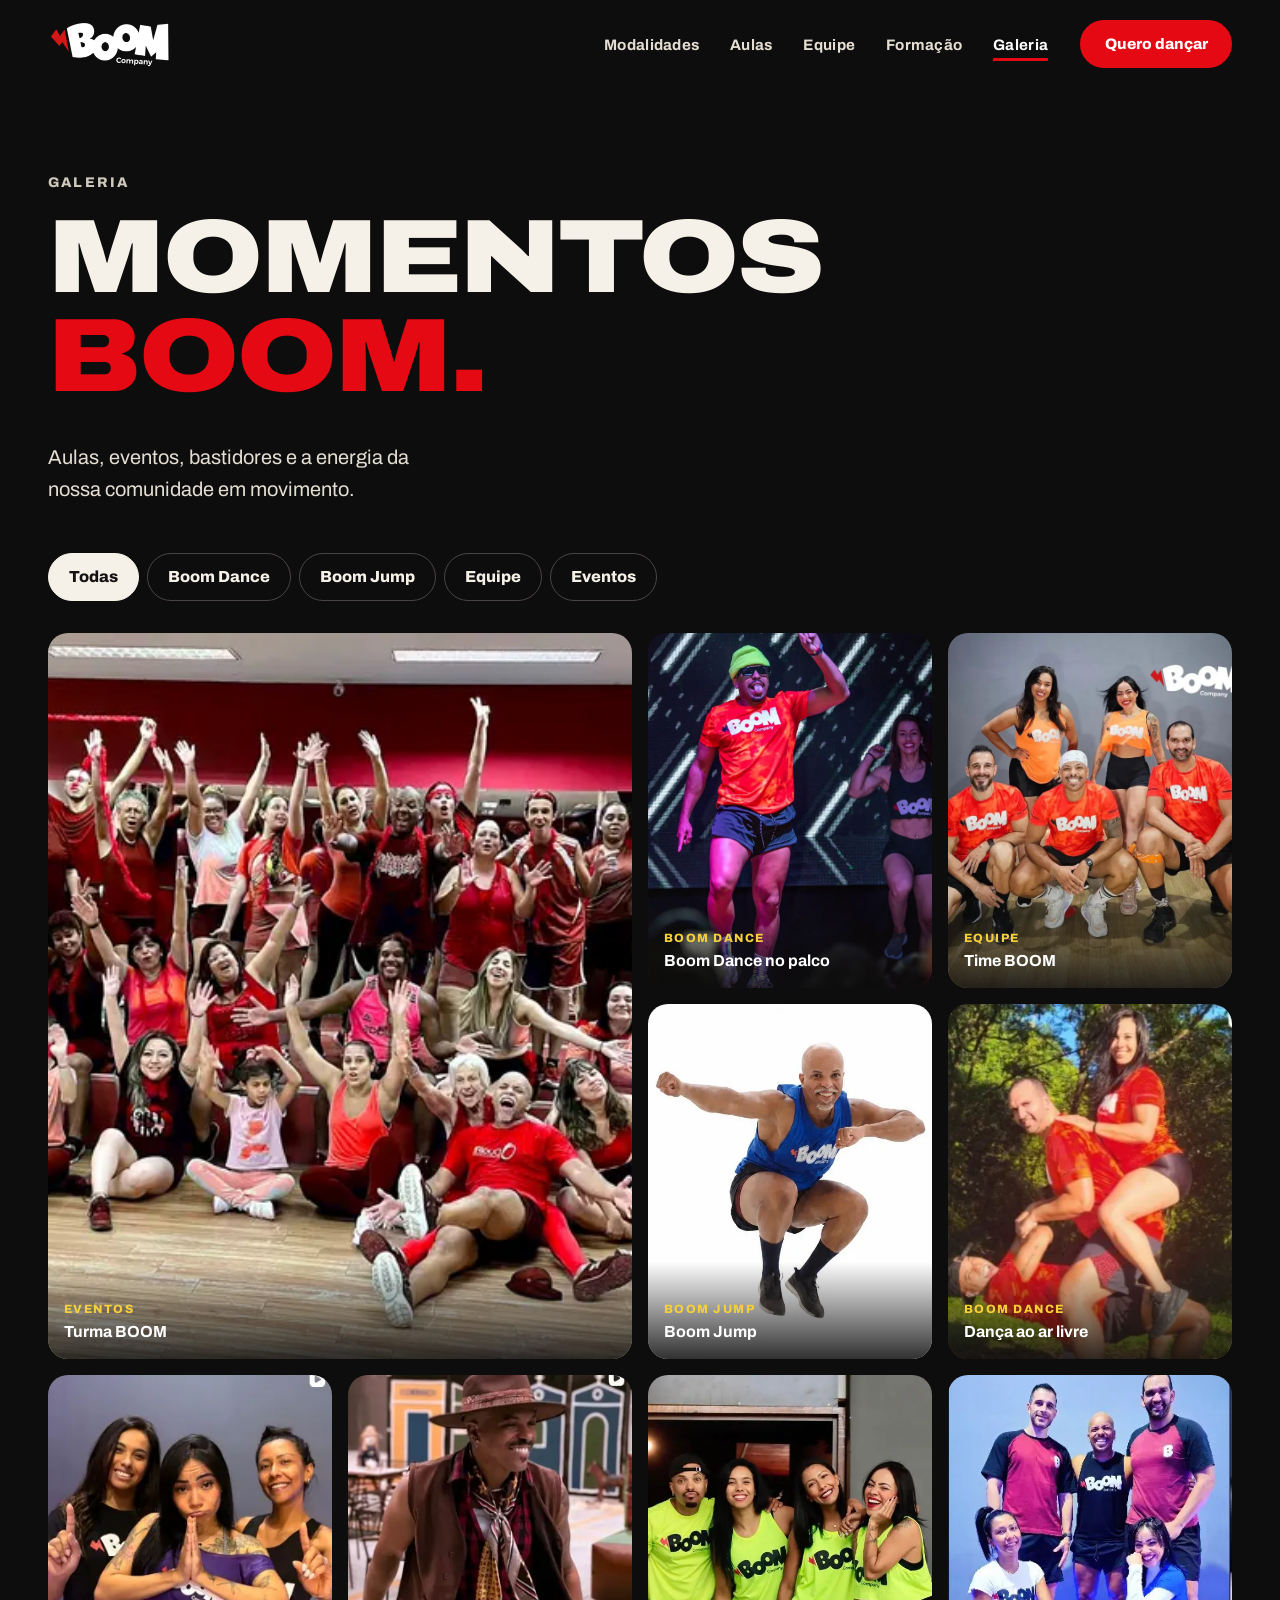
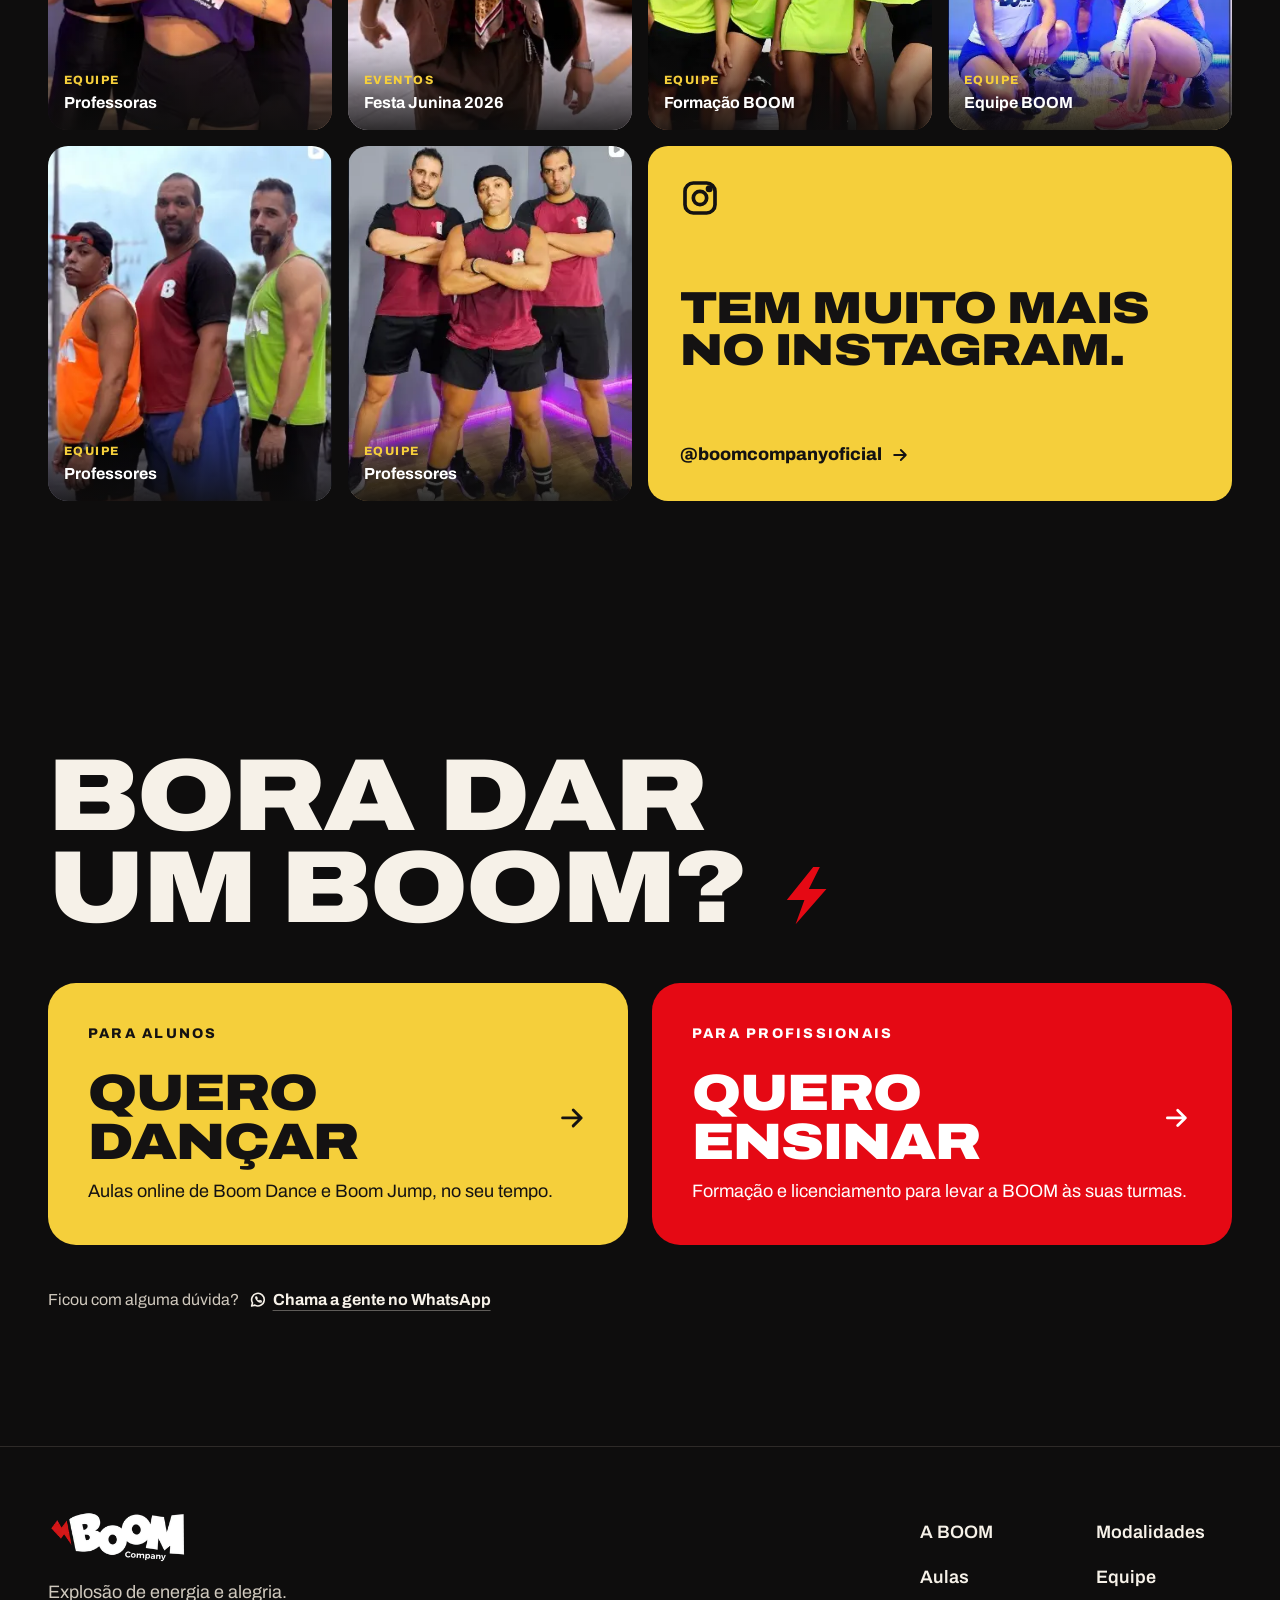
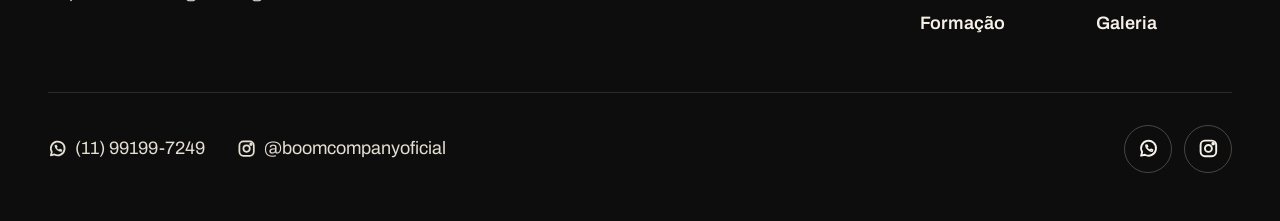
<file: galeria/index.html>
<!DOCTYPE html><html lang="pt-BR"><head><meta charset="utf-8"><meta name="viewport" content="width=device-width, initial-scale=1"><title>Galeria | BOOM Company</title><meta name="description" content="Aulas, eventos, bastidores e a energia da comunidade BOOM em fotos."><link rel="canonical" href="https://www.boomcompany.com.br/galeria/"><meta name="theme-color" content="#0e0d0d"><link rel="icon" type="image/png" href="../favicon.png"><link rel="apple-touch-icon" href="../apple-touch-icon.png"><meta property="og:type" content="website"><meta property="og:locale" content="pt_BR"><meta property="og:title" content="Galeria | BOOM Company"><meta property="og:description" content="Aulas, eventos, bastidores e a energia da comunidade BOOM em fotos."><script>document.documentElement.classList.add('js');</script><link rel="stylesheet" href="../assets/Bolt.Dx4ltLeK.css"><link rel="stylesheet" href="../assets/galeria.DEbXXJAM.css"><style>.doors__title[data-astro-cid-2fuijuco]{margin-bottom:var(--s-5);font-size:clamp(2.75rem,1.6rem + 6vw,7.25rem);line-height:.9}.doors__title[data-astro-cid-2fuijuco] .bolt{vertical-align:-.02em;margin-left:.1em;display:inline-block}.doors__grid[data-astro-cid-2fuijuco]{gap:var(--s-3);grid-template-columns:repeat(auto-fit,minmax(19rem,1fr));display:grid}.doors__door[data-astro-cid-2fuijuco]{border-radius:var(--radius-l);justify-content:space-between;gap:var(--s-3);flex-direction:column;min-height:15rem;padding:clamp(1.6rem,1rem + 2vw,2.5rem);display:flex}.doors__door--student[data-astro-cid-2fuijuco]{background:var(--yellow);color:var(--paper-ink)}.doors__door--pro[data-astro-cid-2fuijuco]{background:var(--red);color:var(--white)}.doors__door[data-astro-cid-2fuijuco] .eyebrow[data-astro-cid-2fuijuco]{color:inherit}.doors__name[data-astro-cid-2fuijuco]{align-items:center;gap:.3em;font-size:clamp(2.2rem,1.6rem + 2vw,3.5rem);line-height:.95;display:flex}.doors__name[data-astro-cid-2fuijuco] svg{width:.7em;height:.7em;transition:transform .3s var(--ease)}.doors__door[data-astro-cid-2fuijuco]:hover .doors__name[data-astro-cid-2fuijuco] svg{transform:translate(8px)}.doors__text[data-astro-cid-2fuijuco]{margin-top:.75rem;line-height:1.5;display:block}.doors__help[data-astro-cid-2fuijuco]{margin-top:var(--s-4);color:var(--text-muted);flex-wrap:wrap;align-items:center;gap:.25rem .6rem;font-size:1rem;display:flex}.doors__help[data-astro-cid-2fuijuco] a[data-astro-cid-2fuijuco]{min-height:2.75rem;color:var(--paper);text-underline-offset:5px;align-items:center;gap:.4rem;font-weight:700;text-decoration:underline #f6f1e859;transition:color .2s,text-decoration-color .2s;display:inline-flex}.doors__help[data-astro-cid-2fuijuco] a[data-astro-cid-2fuijuco]:hover{color:var(--yellow);text-decoration-color:currentColor}.doors__help[data-astro-cid-2fuijuco] svg{width:1.1rem;height:1.1rem}
</style></head><body><a class="skip-link" href="#conteudo">Pular para o conteúdo</a><header class="site-header" data-header data-astro-cid-nen7h5rs><div class="container site-header__row" data-astro-cid-nen7h5rs><a class="site-header__logo" href="../" aria-label="BOOM Company, página inicial" data-astro-cid-nen7h5rs><img src="../assets/boom-company.6eU--Zpo_ZqHAaw.webp" alt loading="eager" data-astro-cid-nen7h5rs="true" decoding="async" width="248" height="91"></a><nav class="site-nav" aria-label="Principal" data-astro-cid-nen7h5rs><ul data-astro-cid-nen7h5rs><li data-astro-cid-nen7h5rs><a href="../#ritmo" data-astro-cid-nen7h5rs>Modalidades</a></li><li data-astro-cid-nen7h5rs><a href="../aulas/" data-astro-cid-nen7h5rs>Aulas</a></li><li data-astro-cid-nen7h5rs><a href="../#equipe" data-astro-cid-nen7h5rs>Equipe</a></li><li data-astro-cid-nen7h5rs><a href="../formacao/" data-astro-cid-nen7h5rs>Formação</a></li><li data-astro-cid-nen7h5rs><a href="./" aria-current="page" data-astro-cid-nen7h5rs>Galeria</a></li></ul></nav><a class="btn btn--red site-header__cta" href="../aulas/" data-astro-cid-nen7h5rs>Quero dançar</a><button class="site-header__menu" type="button" aria-expanded="false" aria-controls="mobile-menu" data-menu-open data-astro-cid-nen7h5rs><svg viewBox="0 0 24 24" aria-hidden="true" focusable="false" fill="none" stroke="currentColor" stroke-width="2.2" stroke-linecap="round" stroke-linejoin="round"><path d="M4 6h16M4 12h16M4 18h16"></path></svg><span class="visually-hidden" data-astro-cid-nen7h5rs>Abrir menu</span></button></div></header><div class="mobile-menu" id="mobile-menu" hidden data-menu role="dialog" aria-modal="true" aria-label="Menu" data-astro-cid-nen7h5rs><div class="container mobile-menu__top" data-astro-cid-nen7h5rs><a href="../" aria-label="BOOM Company, página inicial" data-astro-cid-nen7h5rs><img src="../assets/boom-company.6eU--Zpo_ZqHAaw.webp" alt data-astro-cid-nen7h5rs="true" loading="lazy" decoding="async" width="248" height="91"></a><button class="site-header__menu" type="button" data-menu-close data-astro-cid-nen7h5rs><svg viewBox="0 0 24 24" aria-hidden="true" focusable="false" fill="none" stroke="currentColor" stroke-width="2.2" stroke-linecap="round" stroke-linejoin="round"><path d="M6 6l12 12M18 6L6 18"></path></svg><span class="visually-hidden" data-astro-cid-nen7h5rs>Fechar menu</span></button></div><nav class="container mobile-menu__nav" aria-label="Menu" data-astro-cid-nen7h5rs><ul data-astro-cid-nen7h5rs><li data-astro-cid-nen7h5rs><a class="display" href="../#ritmo" data-menu-link data-astro-cid-nen7h5rs>Modalidades</a></li><li data-astro-cid-nen7h5rs><a class="display" href="../aulas/" data-menu-link data-astro-cid-nen7h5rs>Aulas</a></li><li data-astro-cid-nen7h5rs><a class="display" href="../#equipe" data-menu-link data-astro-cid-nen7h5rs>Equipe</a></li><li data-astro-cid-nen7h5rs><a class="display" href="../formacao/" data-menu-link data-astro-cid-nen7h5rs>Formação</a></li><li data-astro-cid-nen7h5rs><a class="display" href="./" data-menu-link data-astro-cid-nen7h5rs>Galeria</a></li></ul><div class="mobile-menu__ctas" data-astro-cid-nen7h5rs><a class="btn btn--red" href="../aulas/" data-menu-link data-astro-cid-nen7h5rs>Quero dançar</a><a class="btn btn--ghost" href="../formacao/" data-menu-link data-astro-cid-nen7h5rs>Sou profissional</a></div><div class="mobile-menu__contact" data-astro-cid-nen7h5rs><a class="mobile-menu__ig" href="https://wa.me/5511991997249?text=Ol%C3%A1%2C%20BOOM!%20Vim%20pelo%20site%20e%20quero%20saber%20mais." target="_blank" rel="noopener noreferrer" data-astro-cid-nen7h5rs><svg viewBox="0 0 24 24" aria-hidden="true" focusable="false" fill="none" stroke="currentColor" stroke-width="2.2" stroke-linecap="round" stroke-linejoin="round"><path d="M3.6 20.4l1.2-4.2A8.6 8.6 0 1 1 8 19.3z"></path><path d="M9 8.2c.2 2.6 2.2 5 4.9 5.9l1.1-1.2 1.9.9-.3 1.4c-3.5.3-7.3-3.3-7.6-6.8l1.4-.4.8 1.9-1 1" stroke-width="1.6"></path></svg> (11) 99199-7249</a><a class="mobile-menu__ig" href="https://www.instagram.com/boomcompanyoficial/" target="_blank" rel="noopener noreferrer" data-astro-cid-nen7h5rs><svg viewBox="0 0 24 24" aria-hidden="true" focusable="false" fill="none" stroke="currentColor" stroke-width="2.2" stroke-linecap="round" stroke-linejoin="round"><rect x="3" y="3" width="18" height="18" rx="5"></rect><circle cx="12" cy="12" r="4"></circle><circle cx="17.5" cy="6.5" r="1" fill="currentColor"></circle></svg> @boomcompanyoficial</a></div></nav></div><script type="module">var e=document.querySelector(`[data-header]`),t=document.querySelector(`[data-menu]`),n=document.querySelector(`[data-menu-open]`),r=document.querySelector(`[data-menu-close]`);if(e){let t=()=>e.classList.toggle(`is-scrolled`,window.scrollY>8);t(),window.addEventListener(`scroll`,t,{passive:!0})}if(t&&n&&r){let e=()=>{t.hidden=!1,n.setAttribute(`aria-expanded`,`true`),document.body.style.overflow=`hidden`,r.focus()},i=(e=!0)=>{t.hidden=!0,n.setAttribute(`aria-expanded`,`false`),document.body.style.overflow=``,e&&n.focus()};n.addEventListener(`click`,e),r.addEventListener(`click`,()=>i()),t.querySelectorAll(`[data-menu-link]`).forEach(e=>e.addEventListener(`click`,()=>i(!1))),document.addEventListener(`keydown`,e=>{e.key===`Escape`&&!t.hidden&&i()}),window.matchMedia(`(min-width: 961px)`).addEventListener(`change`,e=>{e.matches&&!t.hidden&&i(!1)})}</script><main id="conteudo" class="site-main"><section class="section section--stage g-page" data-gallery aria-labelledby="g-title" data-astro-cid-7pd5emi5><div class="container" data-astro-cid-7pd5emi5><div class="g-head" data-astro-cid-7pd5emi5><div data-astro-cid-7pd5emi5><p class="eyebrow" data-astro-cid-7pd5emi5>Galeria</p><h1 id="g-title" class="display h1 g-title" data-astro-cid-7pd5emi5><span class="rise-line" data-astro-cid-7pd5emi5><span data-astro-cid-7pd5emi5>Momentos</span></span><span class="rise-line" data-astro-cid-7pd5emi5><span style="animation-delay:.12s" data-astro-cid-7pd5emi5><span class="accent-red" data-astro-cid-7pd5emi5>BOOM.</span></span></span></h1></div><p class="lead g-lead" data-astro-cid-7pd5emi5>Aulas, eventos, bastidores e a energia da nossa comunidade em movimento.</p></div><div class="g-filters" role="group" aria-label="Filtrar fotos" data-astro-cid-7pd5emi5><button type="button" class="g-filter" data-filter="all" aria-pressed="true" data-astro-cid-7pd5emi5>Todas</button><button type="button" class="g-filter" data-filter="dance" aria-pressed="false" data-astro-cid-7pd5emi5>Boom Dance</button><button type="button" class="g-filter" data-filter="jump" aria-pressed="false" data-astro-cid-7pd5emi5>Boom Jump</button><button type="button" class="g-filter" data-filter="equipe" aria-pressed="false" data-astro-cid-7pd5emi5>Equipe</button><button type="button" class="g-filter" data-filter="eventos" aria-pressed="false" data-astro-cid-7pd5emi5>Eventos</button></div><p class="visually-hidden" aria-live="polite" data-gallery-status data-astro-cid-7pd5emi5></p><ul class="g-grid" data-astro-cid-7pd5emi5><li class="g-item g-item--feature" data-category="eventos" data-astro-cid-7pd5emi5><button type="button" class="g-open" data-open="0" data-full="../assets/turma-boom.ClU2mv6l_Z22kV83.webp" data-alt="Turma da BOOM de vermelho comemorando depois de uma aula" data-caption="Turma BOOM" data-astro-cid-7pd5emi5><span class="photo g-photo" data-astro-cid-7pd5emi5><img src="../assets/turma-boom.ClU2mv6l_Z22kV83.webp" alt="Turma da BOOM de vermelho comemorando depois de uma aula" style="object-position:center 40%" data-astro-cid-7pd5emi5="true" loading="lazy" decoding="async" width="800" height="450"></span><span class="g-caption" data-astro-cid-7pd5emi5><span class="g-cat" data-astro-cid-7pd5emi5>Eventos</span>Turma BOOM</span><span class="g-zoom" aria-hidden="true" data-astro-cid-7pd5emi5><svg viewBox="0 0 24 24" aria-hidden="true" focusable="false" fill="none" stroke="currentColor" stroke-width="2.2" stroke-linecap="round" stroke-linejoin="round"><path d="M14 4h6v6M10 20H4v-6M20 4l-7 7M4 20l7-7"></path></svg></span><span class="visually-hidden" data-astro-cid-7pd5emi5>Ampliar foto</span></button></li><li class="g-item" data-category="dance" data-astro-cid-7pd5emi5><button type="button" class="g-open" data-open="1" data-full="../assets/boom-dance-aula.CF1IL1_i_Z28Clp2.webp" data-alt="Aula de Boom Dance no palco" data-caption="Boom Dance no palco" data-astro-cid-7pd5emi5><span class="photo g-photo" data-astro-cid-7pd5emi5><img src="../assets/boom-dance-aula.CF1IL1_i_Z28Clp2.webp" alt="Aula de Boom Dance no palco" style="object-position:center 30%" data-astro-cid-7pd5emi5="true" loading="lazy" decoding="async" width="800" height="1199"></span><span class="g-caption" data-astro-cid-7pd5emi5><span class="g-cat" data-astro-cid-7pd5emi5>Boom Dance</span>Boom Dance no palco</span><span class="g-zoom" aria-hidden="true" data-astro-cid-7pd5emi5><svg viewBox="0 0 24 24" aria-hidden="true" focusable="false" fill="none" stroke="currentColor" stroke-width="2.2" stroke-linecap="round" stroke-linejoin="round"><path d="M14 4h6v6M10 20H4v-6M20 4l-7 7M4 20l7-7"></path></svg></span><span class="visually-hidden" data-astro-cid-7pd5emi5>Ampliar foto</span></button></li><li class="g-item" data-category="equipe" data-astro-cid-7pd5emi5><button type="button" class="g-open" data-open="2" data-full="../assets/galera-time-laranja.48sxBnAu_2c3oVb.webp" data-alt="Professores da BOOM de laranja posando juntos" data-caption="Time BOOM" data-astro-cid-7pd5emi5><span class="photo g-photo" data-astro-cid-7pd5emi5><img src="../assets/galera-time-laranja.48sxBnAu_2c3oVb.webp" alt="Professores da BOOM de laranja posando juntos" data-astro-cid-7pd5emi5="true" loading="lazy" decoding="async" width="800" height="796"></span><span class="g-caption" data-astro-cid-7pd5emi5><span class="g-cat" data-astro-cid-7pd5emi5>Equipe</span>Time BOOM</span><span class="g-zoom" aria-hidden="true" data-astro-cid-7pd5emi5><svg viewBox="0 0 24 24" aria-hidden="true" focusable="false" fill="none" stroke="currentColor" stroke-width="2.2" stroke-linecap="round" stroke-linejoin="round"><path d="M14 4h6v6M10 20H4v-6M20 4l-7 7M4 20l7-7"></path></svg></span><span class="visually-hidden" data-astro-cid-7pd5emi5>Ampliar foto</span></button></li><li class="g-item" data-category="jump" data-astro-cid-7pd5emi5><button type="button" class="g-open" data-open="3" data-full="../assets/boom-jump-salto.9dDvzlHa_1533J.webp" data-alt="Salto durante o Boom Jump" data-caption="Boom Jump" data-astro-cid-7pd5emi5><span class="photo g-photo" data-astro-cid-7pd5emi5><img src="../assets/boom-jump-salto.9dDvzlHa_1533J.webp" alt="Salto durante o Boom Jump" data-astro-cid-7pd5emi5="true" loading="lazy" decoding="async" width="674" height="674"></span><span class="g-caption" data-astro-cid-7pd5emi5><span class="g-cat" data-astro-cid-7pd5emi5>Boom Jump</span>Boom Jump</span><span class="g-zoom" aria-hidden="true" data-astro-cid-7pd5emi5><svg viewBox="0 0 24 24" aria-hidden="true" focusable="false" fill="none" stroke="currentColor" stroke-width="2.2" stroke-linecap="round" stroke-linejoin="round"><path d="M14 4h6v6M10 20H4v-6M20 4l-7 7M4 20l7-7"></path></svg></span><span class="visually-hidden" data-astro-cid-7pd5emi5>Ampliar foto</span></button></li><li class="g-item" data-category="dance" data-astro-cid-7pd5emi5><button type="button" class="g-open" data-open="4" data-full="../assets/galera-danca-ao-ar-livre.BDb36lwr_Z22hOmy.webp" data-alt="Dupla dançando ao ar livre" data-caption="Dança ao ar livre" data-astro-cid-7pd5emi5><span class="photo g-photo" data-astro-cid-7pd5emi5><img src="../assets/galera-danca-ao-ar-livre.BDb36lwr_Z22hOmy.webp" alt="Dupla dançando ao ar livre" data-astro-cid-7pd5emi5="true" loading="lazy" decoding="async" width="363" height="399"></span><span class="g-caption" data-astro-cid-7pd5emi5><span class="g-cat" data-astro-cid-7pd5emi5>Boom Dance</span>Dança ao ar livre</span><span class="g-zoom" aria-hidden="true" data-astro-cid-7pd5emi5><svg viewBox="0 0 24 24" aria-hidden="true" focusable="false" fill="none" stroke="currentColor" stroke-width="2.2" stroke-linecap="round" stroke-linejoin="round"><path d="M14 4h6v6M10 20H4v-6M20 4l-7 7M4 20l7-7"></path></svg></span><span class="visually-hidden" data-astro-cid-7pd5emi5>Ampliar foto</span></button></li><li class="g-item" data-category="equipe" data-astro-cid-7pd5emi5><button type="button" class="g-open" data-open="5" data-full="../assets/galera-professoras.BALg9BES_74y54.webp" data-alt="Três professoras da BOOM posando juntas" data-caption="Professoras" data-astro-cid-7pd5emi5><span class="photo g-photo" data-astro-cid-7pd5emi5><img src="../assets/galera-professoras.BALg9BES_74y54.webp" alt="Três professoras da BOOM posando juntas" data-astro-cid-7pd5emi5="true" loading="lazy" decoding="async" width="331" height="442"></span><span class="g-caption" data-astro-cid-7pd5emi5><span class="g-cat" data-astro-cid-7pd5emi5>Equipe</span>Professoras</span><span class="g-zoom" aria-hidden="true" data-astro-cid-7pd5emi5><svg viewBox="0 0 24 24" aria-hidden="true" focusable="false" fill="none" stroke="currentColor" stroke-width="2.2" stroke-linecap="round" stroke-linejoin="round"><path d="M14 4h6v6M10 20H4v-6M20 4l-7 7M4 20l7-7"></path></svg></span><span class="visually-hidden" data-astro-cid-7pd5emi5>Ampliar foto</span></button></li><li class="g-item" data-category="eventos" data-astro-cid-7pd5emi5><button type="button" class="g-open" data-open="6" data-full="../assets/galera-festa-junina.B0lqqf7W_Z28jror.webp" data-alt="Professor da BOOM vestido para a Festa Junina" data-caption="Festa Junina 2026" data-astro-cid-7pd5emi5><span class="photo g-photo" data-astro-cid-7pd5emi5><img src="../assets/galera-festa-junina.B0lqqf7W_Z28jror.webp" alt="Professor da BOOM vestido para a Festa Junina" data-astro-cid-7pd5emi5="true" loading="lazy" decoding="async" width="331" height="447"></span><span class="g-caption" data-astro-cid-7pd5emi5><span class="g-cat" data-astro-cid-7pd5emi5>Eventos</span>Festa Junina 2026</span><span class="g-zoom" aria-hidden="true" data-astro-cid-7pd5emi5><svg viewBox="0 0 24 24" aria-hidden="true" focusable="false" fill="none" stroke="currentColor" stroke-width="2.2" stroke-linecap="round" stroke-linejoin="round"><path d="M14 4h6v6M10 20H4v-6M20 4l-7 7M4 20l7-7"></path></svg></span><span class="visually-hidden" data-astro-cid-7pd5emi5>Ampliar foto</span></button></li><li class="g-item" data-category="equipe" data-astro-cid-7pd5emi5><button type="button" class="g-open" data-open="7" data-full="../assets/formacao-time.liLoGZuk_1oa1CW.webp" data-alt="Professores da BOOM sorrindo com camisetas verdes" data-caption="Formação BOOM" data-astro-cid-7pd5emi5><span class="photo g-photo" data-astro-cid-7pd5emi5><img src="../assets/formacao-time.liLoGZuk_1oa1CW.webp" alt="Professores da BOOM sorrindo com camisetas verdes" style="object-position:center 30%" data-astro-cid-7pd5emi5="true" loading="lazy" decoding="async" width="718" height="663"></span><span class="g-caption" data-astro-cid-7pd5emi5><span class="g-cat" data-astro-cid-7pd5emi5>Equipe</span>Formação BOOM</span><span class="g-zoom" aria-hidden="true" data-astro-cid-7pd5emi5><svg viewBox="0 0 24 24" aria-hidden="true" focusable="false" fill="none" stroke="currentColor" stroke-width="2.2" stroke-linecap="round" stroke-linejoin="round"><path d="M14 4h6v6M10 20H4v-6M20 4l-7 7M4 20l7-7"></path></svg></span><span class="visually-hidden" data-astro-cid-7pd5emi5>Ampliar foto</span></button></li><li class="g-item" data-category="equipe" data-astro-cid-7pd5emi5><button type="button" class="g-open" data-open="8" data-full="../assets/galera-equipe-1.CFn0u1wC_Z1UWC6z.webp" data-alt="Equipe da BOOM reunida no estúdio" data-caption="Equipe BOOM" data-astro-cid-7pd5emi5><span class="photo g-photo" data-astro-cid-7pd5emi5><img src="../assets/galera-equipe-1.CFn0u1wC_Z1UWC6z.webp" alt="Equipe da BOOM reunida no estúdio" data-astro-cid-7pd5emi5="true" loading="lazy" decoding="async" width="336" height="441"></span><span class="g-caption" data-astro-cid-7pd5emi5><span class="g-cat" data-astro-cid-7pd5emi5>Equipe</span>Equipe BOOM</span><span class="g-zoom" aria-hidden="true" data-astro-cid-7pd5emi5><svg viewBox="0 0 24 24" aria-hidden="true" focusable="false" fill="none" stroke="currentColor" stroke-width="2.2" stroke-linecap="round" stroke-linejoin="round"><path d="M14 4h6v6M10 20H4v-6M20 4l-7 7M4 20l7-7"></path></svg></span><span class="visually-hidden" data-astro-cid-7pd5emi5>Ampliar foto</span></button></li><li class="g-item" data-category="equipe" data-astro-cid-7pd5emi5><button type="button" class="g-open" data-open="9" data-full="../assets/galera-professores.D1pwMbwu_1eY7rD.webp" data-alt="Três professores da BOOM com camisetas coloridas" data-caption="Professores" data-astro-cid-7pd5emi5><span class="photo g-photo" data-astro-cid-7pd5emi5><img src="../assets/galera-professores.D1pwMbwu_1eY7rD.webp" alt="Três professores da BOOM com camisetas coloridas" data-astro-cid-7pd5emi5="true" loading="lazy" decoding="async" width="333" height="443"></span><span class="g-caption" data-astro-cid-7pd5emi5><span class="g-cat" data-astro-cid-7pd5emi5>Equipe</span>Professores</span><span class="g-zoom" aria-hidden="true" data-astro-cid-7pd5emi5><svg viewBox="0 0 24 24" aria-hidden="true" focusable="false" fill="none" stroke="currentColor" stroke-width="2.2" stroke-linecap="round" stroke-linejoin="round"><path d="M14 4h6v6M10 20H4v-6M20 4l-7 7M4 20l7-7"></path></svg></span><span class="visually-hidden" data-astro-cid-7pd5emi5>Ampliar foto</span></button></li><li class="g-item" data-category="equipe" data-astro-cid-7pd5emi5><button type="button" class="g-open" data-open="10" data-full="../assets/galera-professores-2.DmHiLXOL_Z1Aa3PC.webp" data-alt="Três professores da BOOM de braços cruzados" data-caption="Professores" data-astro-cid-7pd5emi5><span class="photo g-photo" data-astro-cid-7pd5emi5><img src="../assets/galera-professores-2.DmHiLXOL_Z1Aa3PC.webp" alt="Três professores da BOOM de braços cruzados" data-astro-cid-7pd5emi5="true" loading="lazy" decoding="async" width="333" height="441"></span><span class="g-caption" data-astro-cid-7pd5emi5><span class="g-cat" data-astro-cid-7pd5emi5>Equipe</span>Professores</span><span class="g-zoom" aria-hidden="true" data-astro-cid-7pd5emi5><svg viewBox="0 0 24 24" aria-hidden="true" focusable="false" fill="none" stroke="currentColor" stroke-width="2.2" stroke-linecap="round" stroke-linejoin="round"><path d="M14 4h6v6M10 20H4v-6M20 4l-7 7M4 20l7-7"></path></svg></span><span class="visually-hidden" data-astro-cid-7pd5emi5>Ampliar foto</span></button></li><li class="g-item g-item--more" data-category="all" data-astro-cid-7pd5emi5><a class="g-more" href="https://www.instagram.com/boomcompanyoficial/" target="_blank" rel="noopener noreferrer" data-astro-cid-7pd5emi5><svg viewBox="0 0 24 24" aria-hidden="true" focusable="false" fill="none" stroke="currentColor" stroke-width="2.2" stroke-linecap="round" stroke-linejoin="round"><rect x="3" y="3" width="18" height="18" rx="5"></rect><circle cx="12" cy="12" r="4"></circle><circle cx="17.5" cy="6.5" r="1" fill="currentColor"></circle></svg><span class="display g-more__title" data-astro-cid-7pd5emi5>Tem muito mais no Instagram.</span><span class="g-more__handle" data-astro-cid-7pd5emi5>@boomcompanyoficial <svg viewBox="0 0 24 24" aria-hidden="true" focusable="false" fill="none" stroke="currentColor" stroke-width="2.2" stroke-linecap="round" stroke-linejoin="round"><path d="M5 12h14M13 6l6 6-6 6"></path></svg></span></a></li></ul></div><dialog class="g-lightbox" aria-label="Foto ampliada" data-lightbox data-astro-cid-7pd5emi5><div class="g-lightbox__inner" data-astro-cid-7pd5emi5><button type="button" class="g-lightbox__btn g-lightbox__close" data-lb-close data-astro-cid-7pd5emi5><svg viewBox="0 0 24 24" aria-hidden="true" focusable="false" fill="none" stroke="currentColor" stroke-width="2.2" stroke-linecap="round" stroke-linejoin="round"><path d="M6 6l12 12M18 6L6 18"></path></svg><span class="visually-hidden" data-astro-cid-7pd5emi5>Fechar</span></button><button type="button" class="g-lightbox__btn g-lightbox__prev" data-lb-prev data-astro-cid-7pd5emi5><svg viewBox="0 0 24 24" aria-hidden="true" focusable="false" fill="none" stroke="currentColor" stroke-width="2.2" stroke-linecap="round" stroke-linejoin="round"><path d="M15 5l-7 7 7 7"></path></svg><span class="visually-hidden" data-astro-cid-7pd5emi5>Foto anterior</span></button><figure class="g-lightbox__figure" data-astro-cid-7pd5emi5><img alt="" data-lb-img data-astro-cid-7pd5emi5><figcaption data-lb-caption data-astro-cid-7pd5emi5></figcaption></figure><button type="button" class="g-lightbox__btn g-lightbox__next" data-lb-next data-astro-cid-7pd5emi5><svg viewBox="0 0 24 24" aria-hidden="true" focusable="false" fill="none" stroke="currentColor" stroke-width="2.2" stroke-linecap="round" stroke-linejoin="round"><path d="M9 5l7 7-7 7"></path></svg><span class="visually-hidden" data-astro-cid-7pd5emi5>Próxima foto</span></button></div></dialog></section><section id="final" class="section section--stage doors" aria-labelledby="doors-title" data-astro-cid-2fuijuco><div class="container" data-astro-cid-2fuijuco><h2 id="doors-title" class="display doors__title" data-astro-cid-2fuijuco>Bora dar um BOOM? <svg class="bolt pulse" viewBox="0 0 24 26" aria-hidden="true" focusable="false"><polygon points="15,0 3,15 11,15 7,26 21,10 13,10 18,0"></polygon></svg></h2><div class="doors__grid" data-astro-cid-2fuijuco><a class="doors__door doors__door--student lift" href="../aulas/" data-reveal="1" data-astro-cid-2fuijuco><span class="eyebrow" data-astro-cid-2fuijuco>Para alunos</span><span data-astro-cid-2fuijuco><span class="display doors__name" data-astro-cid-2fuijuco>Quero dançar <svg viewBox="0 0 24 24" aria-hidden="true" focusable="false" fill="none" stroke="currentColor" stroke-width="2.2" stroke-linecap="round" stroke-linejoin="round"><path d="M5 12h14M13 6l6 6-6 6"></path></svg></span><span class="doors__text" data-astro-cid-2fuijuco>Aulas online de Boom Dance e Boom Jump, no seu tempo.</span></span></a><a class="doors__door doors__door--pro lift" href="../formacao/" data-reveal="2" data-astro-cid-2fuijuco><span class="eyebrow" data-astro-cid-2fuijuco>Para profissionais</span><span data-astro-cid-2fuijuco><span class="display doors__name" data-astro-cid-2fuijuco>Quero ensinar <svg viewBox="0 0 24 24" aria-hidden="true" focusable="false" fill="none" stroke="currentColor" stroke-width="2.2" stroke-linecap="round" stroke-linejoin="round"><path d="M5 12h14M13 6l6 6-6 6"></path></svg></span><span class="doors__text" data-astro-cid-2fuijuco>Formação e licenciamento para levar a BOOM às suas turmas.</span></span></a></div><p class="doors__help" data-reveal="3" data-astro-cid-2fuijuco>Ficou com alguma dúvida?<a href="https://wa.me/5511991997249?text=Ol%C3%A1%2C%20BOOM!%20Vim%20pelo%20site%20e%20quero%20saber%20mais." target="_blank" rel="noopener noreferrer" data-astro-cid-2fuijuco><svg viewBox="0 0 24 24" aria-hidden="true" focusable="false" fill="none" stroke="currentColor" stroke-width="2.2" stroke-linecap="round" stroke-linejoin="round"><path d="M3.6 20.4l1.2-4.2A8.6 8.6 0 1 1 8 19.3z"></path><path d="M9 8.2c.2 2.6 2.2 5 4.9 5.9l1.1-1.2 1.9.9-.3 1.4c-3.5.3-7.3-3.3-7.6-6.8l1.4-.4.8 1.9-1 1" stroke-width="1.6"></path></svg> Chama a gente no WhatsApp</a></p></div></section></main><footer class="site-footer" data-astro-cid-jo6i4kqk><div class="container" data-astro-cid-jo6i4kqk><div class="site-footer__main" data-astro-cid-jo6i4kqk><div data-astro-cid-jo6i4kqk><a href="../" aria-label="BOOM Company, página inicial" data-astro-cid-jo6i4kqk><img src="../assets/boom-company.6eU--Zpo_ZqHAaw.webp" alt data-astro-cid-jo6i4kqk="true" loading="lazy" decoding="async" width="248" height="91"></a><p class="site-footer__phrase" data-astro-cid-jo6i4kqk>Explosão de energia e alegria.</p></div><nav aria-label="Rodapé" data-astro-cid-jo6i4kqk><ul class="site-footer__nav" data-astro-cid-jo6i4kqk><li data-astro-cid-jo6i4kqk><a href="../#a-boom" data-astro-cid-jo6i4kqk>A BOOM</a></li><li data-astro-cid-jo6i4kqk><a href="../#ritmo" data-astro-cid-jo6i4kqk>Modalidades</a></li><li data-astro-cid-jo6i4kqk><a href="../aulas/" data-astro-cid-jo6i4kqk>Aulas</a></li><li data-astro-cid-jo6i4kqk><a href="../#equipe" data-astro-cid-jo6i4kqk>Equipe</a></li><li data-astro-cid-jo6i4kqk><a href="../formacao/" data-astro-cid-jo6i4kqk>Formação</a></li><li data-astro-cid-jo6i4kqk><a href="./" data-astro-cid-jo6i4kqk>Galeria</a></li></ul></nav></div><div class="site-footer__bottom" data-astro-cid-jo6i4kqk><div class="site-footer__contact" data-astro-cid-jo6i4kqk><a href="https://wa.me/5511991997249?text=Ol%C3%A1%2C%20BOOM!%20Vim%20pelo%20site%20e%20quero%20saber%20mais." target="_blank" rel="noopener noreferrer" data-astro-cid-jo6i4kqk><svg viewBox="0 0 24 24" aria-hidden="true" focusable="false" fill="none" stroke="currentColor" stroke-width="2.2" stroke-linecap="round" stroke-linejoin="round"><path d="M3.6 20.4l1.2-4.2A8.6 8.6 0 1 1 8 19.3z"></path><path d="M9 8.2c.2 2.6 2.2 5 4.9 5.9l1.1-1.2 1.9.9-.3 1.4c-3.5.3-7.3-3.3-7.6-6.8l1.4-.4.8 1.9-1 1" stroke-width="1.6"></path></svg> (11) 99199-7249</a><a href="https://www.instagram.com/boomcompanyoficial/" target="_blank" rel="noopener noreferrer" data-astro-cid-jo6i4kqk><svg viewBox="0 0 24 24" aria-hidden="true" focusable="false" fill="none" stroke="currentColor" stroke-width="2.2" stroke-linecap="round" stroke-linejoin="round"><rect x="3" y="3" width="18" height="18" rx="5"></rect><circle cx="12" cy="12" r="4"></circle><circle cx="17.5" cy="6.5" r="1" fill="currentColor"></circle></svg> @boomcompanyoficial</a></div><ul class="site-footer__social" aria-label="Redes sociais" data-astro-cid-jo6i4kqk><li data-astro-cid-jo6i4kqk><a href="https://wa.me/5511991997249?text=Ol%C3%A1%2C%20BOOM!%20Vim%20pelo%20site%20e%20quero%20saber%20mais." target="_blank" rel="noopener noreferrer" aria-label="WhatsApp da BOOM Company" data-astro-cid-jo6i4kqk><svg viewBox="0 0 24 24" aria-hidden="true" focusable="false" fill="none" stroke="currentColor" stroke-width="2.2" stroke-linecap="round" stroke-linejoin="round"><path d="M3.6 20.4l1.2-4.2A8.6 8.6 0 1 1 8 19.3z"></path><path d="M9 8.2c.2 2.6 2.2 5 4.9 5.9l1.1-1.2 1.9.9-.3 1.4c-3.5.3-7.3-3.3-7.6-6.8l1.4-.4.8 1.9-1 1" stroke-width="1.6"></path></svg></a></li><li data-astro-cid-jo6i4kqk><a href="https://www.instagram.com/boomcompanyoficial/" target="_blank" rel="noopener noreferrer" aria-label="Instagram da BOOM Company" data-astro-cid-jo6i4kqk><svg viewBox="0 0 24 24" aria-hidden="true" focusable="false" fill="none" stroke="currentColor" stroke-width="2.2" stroke-linecap="round" stroke-linejoin="round"><rect x="3" y="3" width="18" height="18" rx="5"></rect><circle cx="12" cy="12" r="4"></circle><circle cx="17.5" cy="6.5" r="1" fill="currentColor"></circle></svg></a></li></ul></div></div></footer><script type="module">var e=document.querySelectorAll(`[data-reveal]`);if(`IntersectionObserver`in window){let t=new IntersectionObserver(e=>{e.forEach(e=>{e.isIntersecting&&(e.target.classList.add(`is-in`),t.unobserve(e.target))})},{threshold:.12,rootMargin:`0px 0px -40px 0px`});e.forEach(e=>t.observe(e))}else e.forEach(e=>e.classList.add(`is-in`));var t=document.querySelectorAll(`.marquee, .ribbon, .rhythm, .doors, .hero`);if(`IntersectionObserver`in window){let e=new IntersectionObserver(e=>{e.forEach(e=>e.target.classList.toggle(`is-offscreen`,!e.isIntersecting))});t.forEach(t=>e.observe(t))}</script></body></html><script type="module">var e=document.querySelector(`[data-gallery]`);if(e){let t=e.querySelectorAll(`[data-filter]`),n=[...e.querySelectorAll(`.g-item`)],r=e.querySelector(`[data-gallery-status]`);t.forEach(e=>e.addEventListener(`click`,()=>{let i=e.dataset.filter;t.forEach(t=>t.setAttribute(`aria-pressed`,String(t===e)));let a=0;n.forEach(e=>{let t=i===`all`||e.dataset.category===i||e.dataset.category===`all`;e.hidden=!t,e.classList.toggle(`is-entering`,t),t&&e.dataset.category!==`all`&&a++}),r&&(r.textContent=`${a} fotos exibidas`)}));let i=e.querySelector(`[data-lightbox]`),a=i.querySelector(`[data-lb-img]`),o=i.querySelector(`[data-lb-caption]`),s=[...e.querySelectorAll(`[data-open]`)],c=0,l=null,u=()=>s.filter(e=>!e.closest(`.g-item`).hidden),d=e=>{a.src=e.dataset.full,a.alt=e.dataset.alt||``,o.textContent=e.dataset.caption||``},f=e=>{let t=u(),n=t[(t.indexOf(s[c])+e+t.length)%t.length];c=s.indexOf(n),d(n)};s.forEach((e,t)=>e.addEventListener(`click`,()=>{c=t,l=e,d(e),i.showModal()})),i.querySelector(`[data-lb-close]`).addEventListener(`click`,()=>i.close()),i.querySelector(`[data-lb-prev]`).addEventListener(`click`,()=>f(-1)),i.querySelector(`[data-lb-next]`).addEventListener(`click`,()=>f(1)),i.addEventListener(`keydown`,e=>{e.key===`ArrowLeft`&&f(-1),e.key===`ArrowRight`&&f(1)}),i.addEventListener(`click`,e=>{(e.target===i||e.target===i.firstElementChild)&&i.close()}),i.addEventListener(`close`,()=>l?.focus());let p=0;i.addEventListener(`touchstart`,e=>{p=e.touches[0].clientX},{passive:!0}),i.addEventListener(`touchend`,e=>{let t=e.changedTouches[0].clientX-p;Math.abs(t)>50&&f(t<0?1:-1)})}</script>
</file>
<file: assets/Bolt.Dx4ltLeK.css>
@font-face{font-family:Archivo Variable;font-style:normal;font-display:swap;font-weight:100 900;font-stretch:62% 125%;src:url(./archivo-vietnamese-wdth-normal.rJmnGBSt.woff2)format("woff2-variations");unicode-range:U+102-103,U+110-111,U+128-129,U+168-169,U+1A0-1A1,U+1AF-1B0,U+300-301,U+303-304,U+308-309,U+323,U+329,U+1EA0-1EF9,U+20AB}@font-face{font-family:Archivo Variable;font-style:normal;font-display:swap;font-weight:100 900;font-stretch:62% 125%;src:url(./archivo-latin-ext-wdth-normal.7khWdh9v.woff2)format("woff2-variations");unicode-range:U+100-2BA,U+2BD-2C5,U+2C7-2CC,U+2CE-2D7,U+2DD-2FF,U+304,U+308,U+329,U+1D00-1DBF,U+1E00-1E9F,U+1EF2-1EFF,U+2020,U+20A0-20AB,U+20AD-20C0,U+2113,U+2C60-2C7F,U+A720-A7FF}@font-face{font-family:Archivo Variable;font-style:normal;font-display:swap;font-weight:100 900;font-stretch:62% 125%;src:url(./archivo-latin-wdth-normal.DY7AcnAa.woff2)format("woff2-variations");unicode-range:U+??,U+131,U+152-153,U+2BB-2BC,U+2C6,U+2DA,U+2DC,U+304,U+308,U+329,U+2000-206F,U+20AC,U+2122,U+2191,U+2193,U+2212,U+2215,U+FEFF,U+FFFD}:root{--stage:#0e0d0d;--stage-2:#1e1c1b;--stage-line:#3a3532;--paper:#f6f1e8;--paper-ink:#141212;--white:#fff;--text-soft:#e4ded3;--text-muted:#cfc8bd;--text-dim:#8f877e;--red:#e50914;--blue:#3f7dfb;--blue-text:#6f9bff;--yellow:#f5cf3b;--font:"Archivo Variable", "Archivo", system-ui, -apple-system, "Segoe UI", sans-serif;--fs-body:1.125rem;--fs-lead:clamp(1.125rem, 1rem + .4vw, 1.25rem);--fs-small:.875rem;--fs-h1:clamp(3rem, 1.4rem + 6.4vw, 6.625rem);--fs-h2:clamp(2.5rem, 1.6rem + 3.6vw, 4.75rem);--fs-h3:clamp(2rem, 1.4rem + 2.2vw, 3.5rem);--s-1:.5rem;--s-2:1rem;--s-3:1.5rem;--s-4:2rem;--s-5:3rem;--s-6:4rem;--section-y:clamp(4.5rem, 3rem + 6vw, 8rem);--gutter:clamp(1.25rem, .6rem + 3vw, 4rem);--max:80rem;--radius-s:.75rem;--radius-m:1.25rem;--radius-l:1.75rem;--ease:cubic-bezier(.2, .8, .2, 1);--header-h:5.5rem}*,:before,:after{box-sizing:border-box}html{-webkit-text-size-adjust:100%;scroll-behavior:smooth;scroll-padding-top:var(--header-h)}body{font-family:var(--font);font-size:var(--fs-body);color:var(--paper);background:var(--stage);-webkit-font-smoothing:antialiased;margin:0;line-height:1.6}img,svg,video{max-width:100%;display:block}.site-main,html,body{overflow-x:clip}img{height:auto}a{color:inherit;text-decoration:none}button{font:inherit;color:inherit}h1,h2,h3,p,ul,ol,figure{margin:0}ul,ol{padding:0;list-style:none}::selection{background:var(--red);color:var(--white)}:focus-visible{outline:3px solid var(--yellow);outline-offset:3px;border-radius:4px}.section--day :focus-visible,.page--day :focus-visible{outline-color:var(--paper-ink)}.skip-link{left:var(--s-2);z-index:100;background:var(--yellow);color:var(--paper-ink);border-radius:999px;padding:.75rem 1.25rem;font-weight:800;position:absolute;top:-100px}.skip-link:focus{top:var(--s-2)}.visually-hidden{clip:rect(0 0 0 0);clip-path:inset(50%);white-space:nowrap;width:1px;height:1px;overflow:hidden;position:absolute!important}.container{width:100%;max-width:calc(var(--max) + 2 * var(--gutter));padding-inline:var(--gutter);margin-inline:auto}.section{padding-block:var(--section-y);position:relative}.section--stage{background:var(--stage);color:var(--paper)}.section--day{background:var(--paper);color:var(--paper-ink)}.section--red{background:var(--red);color:var(--white)}.display{text-transform:uppercase;letter-spacing:-.02em;text-wrap:balance;font-weight:900;font-stretch:118%;line-height:.92}.h1{font-size:var(--fs-h1);line-height:.9}.h2{font-size:var(--fs-h2)}.h3{font-size:var(--fs-h3);line-height:.9}.eyebrow{font-size:var(--fs-small);letter-spacing:.16em;text-transform:uppercase;font-weight:800}.section--stage .eyebrow{color:var(--text-muted)}.lead{font-size:var(--fs-lead);line-height:1.6}.section--stage .lead{color:var(--text-soft)}.accent-red{color:var(--red)}.marker{background:var(--yellow);color:var(--paper-ink);-webkit-box-decoration-break:clone;box-decoration-break:clone;padding:0 .14em}.section-head{justify-content:space-between;align-items:flex-end;gap:var(--s-4);margin-bottom:var(--s-5);flex-wrap:wrap;display:flex}.section-head .eyebrow{margin-bottom:var(--s-2)}.btn{text-align:center;cursor:pointer;min-height:3.25rem;transition:transform .25s var(--ease), background-color .25s, color .25s, border-color .25s;border:2px solid #0000;border-radius:999px;justify-content:center;align-items:center;gap:.6rem;padding:.875rem 1.625rem;font-size:1rem;font-weight:800;line-height:1.2;display:inline-flex}.btn:hover{transform:translateY(-3px)}.btn:active{transform:translateY(0)}.btn svg{width:1.25rem;height:1.25rem;transition:transform .25s var(--ease);flex:none}.btn:hover svg{transform:translate(4px)}.btn--red{background:var(--red);color:var(--white)}.btn--red:hover{background:#c9000c}.btn--yellow{background:var(--yellow);color:var(--paper-ink)}.btn--white{background:var(--white);color:var(--paper-ink)}.btn--ghost{border-color:currentColor}.section--stage .btn--ghost:hover,.hero .btn--ghost:hover{background:var(--paper);color:var(--paper-ink);border-color:var(--paper)}.section--day .btn--ghost:hover{background:var(--paper-ink);color:var(--paper);border-color:var(--paper-ink)}.section--red .btn--ghost:hover{background:var(--white);color:var(--paper-ink);border-color:var(--white)}.bolt{flex:none;width:.52em;height:.56em}.bolt polygon{fill:var(--red)}.pulse{transform-origin:50%;animation:1.2s ease-in-out infinite pulse}@keyframes pulse{0%,to{transform:scale(1)}40%{transform:scale(1.16)}}.skew-tag{padding:.55rem 1.1rem;font-size:.95rem;font-weight:800;line-height:1.3;display:inline-block;transform:skew(-12deg)}.skew-tag>span{display:inline-block;transform:skew(12deg)}.eq{align-items:flex-end;gap:5px;height:3.5rem;display:inline-flex}.eq i{transform-origin:bottom;background:currentColor;border-radius:3px;width:6px;height:100%;animation:.9s ease-in-out infinite eq;display:block;transform:scaleY(.22)}.eq i:nth-child(2){animation-delay:.2s}.eq i:nth-child(3){animation-delay:.45s}.eq i:nth-child(4){animation-delay:.1s}.eq i:nth-child(5){animation-delay:.32s}.eq--fast i{animation-duration:.6s}@keyframes eq{0%,to{transform:scaleY(.22)}50%{transform:scaleY(1)}}.marquee{overflow:hidden}.marquee__track{width:max-content;animation:marquee var(--marquee-speed,32s) linear infinite;will-change:transform;display:flex}.is-offscreen .marquee__track,.is-offscreen .eq i,.is-offscreen .pulse{animation-play-state:paused}.marquee--reverse .marquee__track{animation-direction:reverse}.marquee:hover .marquee__track,.marquee:focus-within .marquee__track,.is-paused .marquee__track{animation-play-state:paused}@keyframes marquee{0%{transform:translate(0)}to{transform:translate(-50%)}}.js [data-reveal]{opacity:0;transition:opacity .8s var(--ease), transform .8s var(--ease);transform:translateY(24px)}.js [data-reveal].is-in{opacity:1;transform:none}.js [data-reveal="2"]{transition-delay:.1s}.js [data-reveal="3"]{transition-delay:.2s}.rise-line{margin-top:-.14em;padding-top:.14em;padding-bottom:.05em;display:block;overflow:hidden}.rise-line>span{animation:rise .9s var(--ease) both;display:block}@keyframes rise{0%{transform:translateY(108%)}to{transform:none}}.lift{transition:transform .35s var(--ease)}.lift:hover{transform:translateY(-6px)}.photo{background:var(--stage-2);position:relative;overflow:hidden}.photo>img{object-fit:cover;width:100%;max-width:none;height:100%;position:absolute;inset:0}@media (prefers-reduced-motion:reduce){html{scroll-behavior:auto}*,:before,:after{transition-duration:.001ms!important;animation-duration:.001ms!important;animation-iteration-count:1!important}.marquee__track{animation:none!important}.js [data-reveal]{opacity:1;transform:none}}.site-header[data-astro-cid-nen7h5rs]{z-index:50;background:var(--stage);border-bottom:1px solid #0000;transition:border-color .3s;position:sticky;top:0}.site-header[data-astro-cid-nen7h5rs].is-scrolled{border-bottom-color:var(--stage-line)}.site-header__row[data-astro-cid-nen7h5rs]{align-items:center;gap:var(--s-4);min-height:var(--header-h);display:flex}.site-header__logo[data-astro-cid-nen7h5rs]{flex:none}.site-header__logo[data-astro-cid-nen7h5rs] img[data-astro-cid-nen7h5rs]{width:7.75rem;height:auto}.site-nav[data-astro-cid-nen7h5rs]{margin-left:auto}.site-nav[data-astro-cid-nen7h5rs] ul[data-astro-cid-nen7h5rs]{gap:clamp(1rem,2.4vw,2rem);display:flex}.site-nav[data-astro-cid-nen7h5rs] a[data-astro-cid-nen7h5rs]{letter-spacing:.02em;color:var(--text-soft);padding:.5rem 0;font-size:.95rem;font-weight:700;transition:color .2s;position:relative}.site-nav[data-astro-cid-nen7h5rs] a[data-astro-cid-nen7h5rs]:after{content:"";background:var(--red);transform-origin:0;height:3px;transition:transform .3s var(--ease);position:absolute;bottom:0;left:0;right:0;transform:scaleX(0)skew(-12deg)}.site-nav[data-astro-cid-nen7h5rs] a[data-astro-cid-nen7h5rs]:hover,.site-nav[data-astro-cid-nen7h5rs] a[data-astro-cid-nen7h5rs][aria-current=page]{color:var(--white)}.site-nav[data-astro-cid-nen7h5rs] a[data-astro-cid-nen7h5rs]:hover:after,.site-nav[data-astro-cid-nen7h5rs] a[data-astro-cid-nen7h5rs][aria-current=page]:after{transform:scaleX(1)skew(-12deg)}.site-header__cta[data-astro-cid-nen7h5rs]{min-height:3rem;padding:.75rem 1.4rem;font-size:.95rem}.site-header__menu[data-astro-cid-nen7h5rs]{cursor:pointer;background:0 0;border:1.5px solid #4a4542;border-radius:50%;justify-content:center;align-items:center;width:3rem;height:3rem;margin-left:auto;display:none}.site-header__menu[data-astro-cid-nen7h5rs] svg{width:1.4rem;height:1.4rem;color:var(--paper);flex:none}.mobile-menu[data-astro-cid-nen7h5rs]{z-index:60;background:var(--stage);animation:menu-in .35s var(--ease);flex-direction:column;display:flex;position:fixed;inset:0;overflow-y:auto}.mobile-menu[data-astro-cid-nen7h5rs][hidden]{display:none}@keyframes menu-in{0%{opacity:0;transform:translateY(-12px)}to{opacity:1;transform:none}}.mobile-menu__top[data-astro-cid-nen7h5rs]{min-height:var(--header-h);justify-content:space-between;align-items:center;display:flex}.mobile-menu__top[data-astro-cid-nen7h5rs] img[data-astro-cid-nen7h5rs]{width:6.5rem}.mobile-menu__top[data-astro-cid-nen7h5rs] .site-header__menu[data-astro-cid-nen7h5rs]{margin:0;display:inline-flex}.mobile-menu__nav[data-astro-cid-nen7h5rs]{padding-block:var(--s-4) var(--s-5);gap:var(--s-5);flex-direction:column;display:flex}.mobile-menu__nav[data-astro-cid-nen7h5rs] ul[data-astro-cid-nen7h5rs]{flex-direction:column;gap:.25rem;display:flex}.mobile-menu__nav[data-astro-cid-nen7h5rs] li[data-astro-cid-nen7h5rs] a[data-astro-cid-nen7h5rs]{padding:.35rem 0;font-size:clamp(2.1rem,9.4vw,3.5rem);display:block}.mobile-menu__ctas[data-astro-cid-nen7h5rs]{flex-direction:column;gap:.75rem;display:flex}.mobile-menu__ctas[data-astro-cid-nen7h5rs] .btn[data-astro-cid-nen7h5rs]{min-height:3.5rem;font-size:1.05rem}.mobile-menu__contact[data-astro-cid-nen7h5rs]{flex-direction:column;gap:.25rem;display:flex}.mobile-menu__ig[data-astro-cid-nen7h5rs]{color:var(--text-soft);align-items:center;gap:.6rem;min-height:3rem;font-weight:700;display:inline-flex}.mobile-menu__ig[data-astro-cid-nen7h5rs] svg{width:1.4rem;height:1.4rem}@media (width<=960px){.site-nav[data-astro-cid-nen7h5rs],.site-header__cta[data-astro-cid-nen7h5rs]{display:none}.site-header__menu[data-astro-cid-nen7h5rs]{display:inline-flex}}.site-footer[data-astro-cid-jo6i4kqk]{background:var(--stage);padding:var(--s-6) 0 var(--s-5);color:var(--paper);border-top:1px solid #2e2a28}.site-footer__main[data-astro-cid-jo6i4kqk]{justify-content:space-between;gap:var(--s-5);padding-bottom:var(--s-5);flex-wrap:wrap;display:flex}.site-footer__main[data-astro-cid-jo6i4kqk] img[data-astro-cid-jo6i4kqk]{width:8.75rem}.site-footer__phrase[data-astro-cid-jo6i4kqk]{margin-top:var(--s-2);color:var(--text-muted)}.site-footer__nav[data-astro-cid-jo6i4kqk]{grid-template-columns:repeat(2,minmax(8.5rem,1fr));gap:.25rem 2.5rem;display:grid}.site-footer__nav[data-astro-cid-jo6i4kqk] a[data-astro-cid-jo6i4kqk]{padding:.4rem 0;font-weight:600;transition:color .2s;display:inline-block}.site-footer__nav[data-astro-cid-jo6i4kqk] a[data-astro-cid-jo6i4kqk]:hover{color:var(--yellow)}.site-footer__bottom[data-astro-cid-jo6i4kqk]{padding-top:var(--s-4);justify-content:space-between;align-items:center;gap:var(--s-3);border-top:1px solid #2e2a28;flex-wrap:wrap;display:flex}.site-footer__contact[data-astro-cid-jo6i4kqk]{gap:var(--s-2) var(--s-4);color:var(--text-soft);flex-wrap:wrap;display:flex}.site-footer__contact[data-astro-cid-jo6i4kqk] a[data-astro-cid-jo6i4kqk]{align-items:center;gap:.5rem;min-height:2.75rem;display:inline-flex}.site-footer__contact[data-astro-cid-jo6i4kqk] a[data-astro-cid-jo6i4kqk]:hover{color:var(--yellow)}.site-footer__contact[data-astro-cid-jo6i4kqk] svg{width:1.2rem;height:1.2rem}.site-footer__social[data-astro-cid-jo6i4kqk]{gap:.75rem;display:flex}.site-footer__social[data-astro-cid-jo6i4kqk] a[data-astro-cid-jo6i4kqk]{width:3rem;height:3rem;transition:background-color .25s, color .25s, border-color .25s, transform .25s var(--ease);border:1.5px solid #4a4542;border-radius:50%;justify-content:center;align-items:center;display:flex}.site-footer__social[data-astro-cid-jo6i4kqk] a[data-astro-cid-jo6i4kqk]:hover{background:var(--red);border-color:var(--red);transform:translateY(-3px)}.site-footer__social[data-astro-cid-jo6i4kqk] svg{width:1.3rem;height:1.3rem}
</file>
<file: assets/index.D8qGHk4h.css>
.hero[data-astro-cid-i3irphx7]{background:var(--stage);padding-top:clamp(2.5rem,1rem + 5vw,5.5rem)}.hero__kicker[data-astro-cid-i3irphx7]{margin-bottom:var(--s-4);color:var(--text-muted);align-items:center;gap:.75rem;display:flex}.hero__dot[data-astro-cid-i3irphx7]{background:var(--red);border-radius:50%;width:.625rem;height:.625rem;display:inline-block}.hero__grid[data-astro-cid-i3irphx7]{justify-content:space-between;align-items:flex-end;gap:var(--s-5);flex-wrap:wrap;display:flex}.hero__title[data-astro-cid-i3irphx7]{min-width:0;font-size:min(var(--fs-h1), 10.8vw);flex:40rem}.hero__line-1[data-astro-cid-i3irphx7],.hero__line-3[data-astro-cid-i3irphx7]{align-items:center;gap:.16em;display:flex}.hero__line-1[data-astro-cid-i3irphx7]>span[data-astro-cid-i3irphx7]:first-child{animation:rise .9s var(--ease) both;display:block}.hero__line-3[data-astro-cid-i3irphx7]>span[data-astro-cid-i3irphx7]:first-child{animation:rise .9s var(--ease) .24s both;display:block}.hero__line-3[data-astro-cid-i3irphx7] .hero__bolt{width:.5em;height:.54em}.hero__side[data-astro-cid-i3irphx7]{gap:var(--s-3);flex-direction:column;flex:0 24rem;padding-bottom:.5rem;display:flex}.hero__ctas[data-astro-cid-i3irphx7]{flex-wrap:wrap;gap:.75rem;display:flex}.hero__photo[data-astro-cid-i3irphx7]{margin-top:clamp(2.5rem,1.5rem + 3vw,4rem);position:relative}.hero__photo-frame[data-astro-cid-i3irphx7]{border-radius:var(--radius-l);clip-path:polygon(0 7%,100% 0,100% 100%,0 100%);height:clamp(17rem,8rem + 26vw,31rem)}.hero__photo-frame[data-astro-cid-i3irphx7] img{object-position:center 40%}.hero__tag[data-astro-cid-i3irphx7]{left:var(--s-4);bottom:calc(var(--s-4) + 1.5rem);background:var(--yellow);color:var(--paper-ink);position:absolute}@media (width<=640px){.hero__kicker[data-astro-cid-i3irphx7]{letter-spacing:.06em;white-space:nowrap;gap:.5rem;font-size:min(.875rem,3vw)}.hero__dot[data-astro-cid-i3irphx7]{flex:none;width:.5rem;height:.5rem}.hero__ctas[data-astro-cid-i3irphx7]{flex-direction:column}.hero__ctas[data-astro-cid-i3irphx7] .btn[data-astro-cid-i3irphx7]{width:100%;min-height:3.5rem}.hero__photo-frame[data-astro-cid-i3irphx7] img{object-position:45% 40%}.hero__tag[data-astro-cid-i3irphx7]{left:var(--s-2);right:var(--s-2);bottom:calc(var(--s-2) + 1.75rem);font-size:.875rem}}.ribbon[data-astro-cid-fj7wpmrj]{z-index:2;background:var(--red);color:var(--white);margin:-1.75rem -2.5rem 0;padding:1rem 0;position:relative;transform:rotate(-1.6deg)}.ribbon__track[data-astro-cid-fj7wpmrj]{--marquee-speed:30s}.ribbon__item[data-astro-cid-fj7wpmrj]{white-space:nowrap;align-items:center;gap:2.5rem;padding-right:2.5rem;display:inline-flex}.ribbon__item[data-astro-cid-fj7wpmrj] .display[data-astro-cid-fj7wpmrj]{font-size:clamp(1.25rem,.9rem + 1.2vw,1.9rem);line-height:1}.ribbon__item[data-astro-cid-fj7wpmrj] .ribbon__bolt{width:1.35rem;height:1.45rem}.about[data-astro-cid-j4y4sje3]{padding-top:calc(var(--section-y) + 1.5rem);margin-top:-1.9rem}.about__grid[data-astro-cid-j4y4sje3]{align-items:center;gap:var(--s-6);flex-wrap:wrap;display:flex}.about__text[data-astro-cid-j4y4sje3]{flex:38rem;min-width:0}.about__text[data-astro-cid-j4y4sje3]>.eyebrow[data-astro-cid-j4y4sje3]{margin-bottom:var(--s-3)}.about__statement[data-astro-cid-j4y4sje3]{letter-spacing:-.02em;text-wrap:pretty;font-size:clamp(1.8rem,1.1rem + 2.6vw,3.5rem);font-weight:800;line-height:1.1}.about__facts[data-astro-cid-j4y4sje3]{gap:var(--s-4);margin-top:var(--s-5);grid-template-columns:repeat(auto-fit,minmax(13rem,1fr));display:grid}.about__facts[data-astro-cid-j4y4sje3] li[data-astro-cid-j4y4sje3]{border-top:3px solid var(--paper-ink);padding-top:var(--s-2)}.about__facts[data-astro-cid-j4y4sje3] .eyebrow[data-astro-cid-j4y4sje3]{margin-bottom:.4rem}.about__facts[data-astro-cid-j4y4sje3] p[data-astro-cid-j4y4sje3]:not(.eyebrow){line-height:1.55}.about__polaroid[data-astro-cid-j4y4sje3]{background:var(--white);flex:none;width:min(21.25rem,100%);margin-inline:auto;padding:.875rem .875rem 1.1rem;rotate:3deg;box-shadow:0 24px 60px -24px #14121273}.about__photo[data-astro-cid-j4y4sje3]{aspect-ratio:13/15}.about__polaroid[data-astro-cid-j4y4sje3] figcaption[data-astro-cid-j4y4sje3]{margin-top:.75rem;font-size:1rem;font-weight:700}@media (width<=640px){.about__polaroid[data-astro-cid-j4y4sje3]{width:min(17rem,86%);rotate:2deg}}.rhythm[data-astro-cid-kbvfbk5u]{--accent:var(--yellow);--accent-text:var(--yellow);--chip:#6e6658}.rhythm[data-astro-cid-kbvfbk5u][data-active=jump]{--accent:var(--blue);--accent-text:var(--blue-text);--chip:#4a5878}.rhythm__switch[data-astro-cid-kbvfbk5u]{background:var(--stage-2);border-radius:999px;gap:.375rem;padding:.375rem;display:none}.js .rhythm__switch[data-astro-cid-kbvfbk5u]{display:flex}.rhythm__btn[data-astro-cid-kbvfbk5u]{cursor:pointer;min-height:3.25rem;color:var(--paper);background:0 0;border:0;border-radius:999px;padding:.8rem 1.6rem;font-size:1rem;font-weight:800;transition:background-color .3s,color .3s}.rhythm__btn[data-astro-cid-kbvfbk5u]:hover{background:#2c2927}.rhythm__btn--dance[data-astro-cid-kbvfbk5u][aria-pressed=true]{background:var(--yellow);color:var(--paper-ink)}.rhythm__btn--jump[data-astro-cid-kbvfbk5u][aria-pressed=true]{background:var(--blue);color:var(--paper-ink)}.rhythm__panel[data-astro-cid-kbvfbk5u]{border-top:6px solid var(--accent);padding-top:var(--s-5);flex-wrap:wrap;align-items:stretch;gap:clamp(2rem,1rem + 3vw,4rem);display:flex}.rhythm__panel[data-astro-cid-kbvfbk5u]+.rhythm__panel[data-astro-cid-kbvfbk5u]{margin-top:var(--s-6)}.js .rhythm__panel[data-astro-cid-kbvfbk5u]+.rhythm__panel[data-astro-cid-kbvfbk5u]{margin-top:0}.rhythm__panel--dance[data-astro-cid-kbvfbk5u]{--accent:var(--yellow);--accent-text:var(--yellow);--chip:#6e6658}.rhythm__panel--jump[data-astro-cid-kbvfbk5u]{--accent:var(--blue);--accent-text:var(--blue-text);--chip:#4a5878;flex-direction:row-reverse}.rhythm__panel[data-astro-cid-kbvfbk5u][hidden]{display:none}.rhythm__panel[data-astro-cid-kbvfbk5u].is-entering{animation:panel-in .55s var(--ease) both}@keyframes panel-in{0%{opacity:0;transform:translateY(12px)}to{opacity:1;transform:none}}.rhythm__media[data-astro-cid-kbvfbk5u]{flex:0 27.5rem;align-self:flex-start}.rhythm__photo[data-astro-cid-kbvfbk5u]{aspect-ratio:4/5;border-radius:var(--radius-l);position:relative}.rhythm__panel--jump[data-astro-cid-kbvfbk5u] .rhythm__photo[data-astro-cid-kbvfbk5u]{background:var(--white)}.rhythm__photo[data-astro-cid-kbvfbk5u] .rhythm__mark{object-fit:contain;filter:drop-shadow(0 4px 12px #00000059);width:4rem;height:auto;position:absolute;inset:auto 1.1rem 1.1rem auto}.rhythm__body[data-astro-cid-kbvfbk5u]{gap:var(--s-3);flex-direction:column;flex:30rem;min-width:0;display:flex}.rhythm__title-row[data-astro-cid-kbvfbk5u]{align-items:flex-end;gap:1.25rem;display:flex}.rhythm__title[data-astro-cid-kbvfbk5u]{color:var(--accent);font-size:clamp(3.5rem,2rem + 5vw,6.5rem);line-height:.88}.rhythm__title-row[data-astro-cid-kbvfbk5u] .eq[data-astro-cid-kbvfbk5u]{color:var(--accent);margin-bottom:.5rem}.rhythm__body[data-astro-cid-kbvfbk5u] .lead[data-astro-cid-kbvfbk5u]{max-width:35rem}.rhythm__traits[data-astro-cid-kbvfbk5u]{flex-wrap:wrap;gap:.625rem;display:flex}.rhythm__traits[data-astro-cid-kbvfbk5u] li[data-astro-cid-kbvfbk5u]{border:1.5px solid var(--chip);border-radius:999px;padding:.55rem 1rem;font-size:1rem;font-weight:600}.rhythm__video[data-astro-cid-kbvfbk5u]{background:var(--stage-2);border-radius:1.1rem;align-items:center;gap:1.1rem;max-width:32.5rem;margin-top:auto;padding:.75rem;display:flex}.rhythm__thumb[data-astro-cid-kbvfbk5u]{aspect-ratio:16/9;border-radius:.75rem;flex:0 0 12.5rem;position:relative}.rhythm__play[data-astro-cid-kbvfbk5u]{background:var(--accent);width:2.9rem;height:2.9rem;color:var(--paper-ink);transition:transform .3s var(--ease);border-radius:50%;justify-content:center;align-items:center;margin:auto;display:flex;position:absolute;inset:0}.rhythm__video[data-astro-cid-kbvfbk5u]:hover .rhythm__play[data-astro-cid-kbvfbk5u]{transform:scale(1.12)}.rhythm__play[data-astro-cid-kbvfbk5u] svg{width:1.1rem;height:1.1rem;margin-left:3px}.rhythm__video-text[data-astro-cid-kbvfbk5u]{flex-direction:column;gap:.3rem;display:flex}.rhythm__video-text[data-astro-cid-kbvfbk5u] .eyebrow[data-astro-cid-kbvfbk5u]{color:var(--accent-text)}.rhythm__video-title[data-astro-cid-kbvfbk5u]{font-size:1.1rem;font-weight:700;line-height:1.3}@media (width<=640px){.rhythm__switch[data-astro-cid-kbvfbk5u]{width:100%}.rhythm__btn[data-astro-cid-kbvfbk5u]{flex:1;padding-inline:.5rem}.rhythm__panel[data-astro-cid-kbvfbk5u],.rhythm__panel--jump[data-astro-cid-kbvfbk5u]{flex-flow:column}.rhythm__media[data-astro-cid-kbvfbk5u],.rhythm__body[data-astro-cid-kbvfbk5u]{flex:none;width:100%}.rhythm__photo[data-astro-cid-kbvfbk5u]{aspect-ratio:5/4}.rhythm__traits[data-astro-cid-kbvfbk5u]{margin-inline:calc(-1 * var(--gutter));padding-inline:var(--gutter);scrollbar-width:none;flex-wrap:nowrap;overflow-x:auto}.rhythm__traits[data-astro-cid-kbvfbk5u] li[data-astro-cid-kbvfbk5u]{flex:none}.rhythm__thumb[data-astro-cid-kbvfbk5u]{flex-basis:8.5rem}.rhythm__video-title[data-astro-cid-kbvfbk5u]{font-size:1rem}}.paths__title[data-astro-cid-p7nc7swl]{margin-bottom:var(--s-5);max-width:56rem}.paths__grid[data-astro-cid-p7nc7swl]{gap:var(--s-3);grid-template-columns:repeat(auto-fit,minmax(18rem,1fr));display:grid}.paths__grid[data-astro-cid-p7nc7swl] li[data-astro-cid-p7nc7swl]{display:flex}.paths__card[data-astro-cid-p7nc7swl]{background:var(--white);border:2px solid var(--paper-ink);border-radius:var(--radius-l);flex-direction:column;flex:1;display:flex;overflow:hidden}.paths__band[data-astro-cid-p7nc7swl]{background:var(--path);transform-origin:0;height:.875rem;transition:height .35s var(--ease);display:block}.paths__card[data-astro-cid-p7nc7swl]:hover .paths__band[data-astro-cid-p7nc7swl]{height:1.5rem}.paths__inner[data-astro-cid-p7nc7swl]{gap:var(--s-2);padding:var(--s-4) 1.9rem 1.9rem;flex-direction:column;flex:1;display:flex}.paths__name[data-astro-cid-p7nc7swl]{font-size:clamp(1.75rem,1.4rem + 1vw,2.15rem);line-height:1}.paths__text[data-astro-cid-p7nc7swl]{line-height:1.6}.paths__cta[data-astro-cid-p7nc7swl]{align-items:center;gap:.5rem;margin-top:auto;padding-top:.75rem;font-weight:800;display:inline-flex}.paths__cta[data-astro-cid-p7nc7swl] svg{width:1.25rem;height:1.25rem;transition:transform .25s var(--ease)}.paths__card[data-astro-cid-p7nc7swl]:hover .paths__cta[data-astro-cid-p7nc7swl] svg{transform:translate(5px)}.team__eyebrow[data-astro-cid-f7yjqeho]{margin-bottom:var(--s-2)}.team__title[data-astro-cid-f7yjqeho]{margin-bottom:var(--s-5)}.team__layout[data-astro-cid-f7yjqeho]{flex-wrap:wrap;align-items:flex-start;gap:clamp(2rem,1rem + 3vw,4rem);display:flex}.team__list[data-astro-cid-f7yjqeho]{border-top:1px solid var(--stage-line);flex:26rem;min-width:0}.team__list[data-astro-cid-f7yjqeho] li[data-astro-cid-f7yjqeho]{border-bottom:1px solid var(--stage-line)}.team__pick[data-astro-cid-f7yjqeho]{cursor:pointer;text-align:left;width:100%;min-height:4.5rem;color:var(--text-dim);transition:color .25s, padding .3s var(--ease);background:0 0;border:0;align-items:center;gap:1.25rem;padding:1.1rem 0;display:flex}.team__pick[data-astro-cid-f7yjqeho]:hover{color:var(--text-soft);padding-left:.6rem}.team__pick[data-astro-cid-f7yjqeho][aria-pressed=true]{color:var(--paper)}.team__num[data-astro-cid-f7yjqeho]{width:1.75rem;font-size:.95rem;font-weight:700}.team__avatar[data-astro-cid-f7yjqeho],.team__name--short[data-astro-cid-f7yjqeho]{display:none}.team__name[data-astro-cid-f7yjqeho]{font-size:clamp(1.5rem,1rem + 1.2vw,2.1rem);line-height:1}.team__pick[data-astro-cid-f7yjqeho] .team__bolt{opacity:0;width:1.25rem;height:1.4rem;transition:opacity .3s, transform .3s var(--ease);margin-left:auto;transform:translate(-8px)}.team__pick[data-astro-cid-f7yjqeho][aria-pressed=true] .team__bolt{opacity:1;transform:none}.team__stage[data-astro-cid-f7yjqeho]{flex:35rem;min-width:0}.team__card[data-astro-cid-f7yjqeho]{gap:var(--s-4);flex-wrap:wrap;display:flex}.team__card[data-astro-cid-f7yjqeho]+.team__card[data-astro-cid-f7yjqeho]{margin-top:var(--s-5)}.js .team__card[data-astro-cid-f7yjqeho]+.team__card[data-astro-cid-f7yjqeho]{margin-top:0}.team__card[data-astro-cid-f7yjqeho][hidden]{display:none}.team__card[data-astro-cid-f7yjqeho].is-entering{animation:panel-in .5s var(--ease) both}.team__photo[data-astro-cid-f7yjqeho]{aspect-ratio:4/5;background:#2a2624;border-radius:1.4rem;flex:0 18.75rem}.team__info[data-astro-cid-f7yjqeho]{gap:var(--s-2);flex-direction:column;flex:15rem;min-width:0;padding-top:.5rem;display:flex}.team__card-name[data-astro-cid-f7yjqeho]{font-size:clamp(2rem,1.5rem + 1.4vw,2.6rem);line-height:.95}.team__bio[data-astro-cid-f7yjqeho]{color:var(--text-soft);line-height:1.65}.team__ig[data-astro-cid-f7yjqeho]{align-self:flex-start;margin-top:.5rem}@media (width<=760px){.js .team__list[data-astro-cid-f7yjqeho]{margin-inline:calc(-1 * var(--gutter));padding:0 var(--gutter) .4rem;scrollbar-width:none;border:0;flex-basis:100%;gap:.5rem;display:flex;overflow-x:auto}.js .team__list[data-astro-cid-f7yjqeho] li[data-astro-cid-f7yjqeho]{border:0;flex:none}.js .team__pick[data-astro-cid-f7yjqeho]{min-height:3.25rem;color:var(--paper);border:1.5px solid #4a4542;border-radius:999px;gap:.6rem;padding:.3rem 1.1rem .3rem .3rem}.js .team__pick[data-astro-cid-f7yjqeho]:hover{padding-left:.3rem}.js .team__pick[data-astro-cid-f7yjqeho][aria-pressed=true]{background:var(--paper);color:var(--paper-ink);border-color:var(--paper)}.js .team__num[data-astro-cid-f7yjqeho],.js .team__name--full[data-astro-cid-f7yjqeho],.js .team__pick[data-astro-cid-f7yjqeho] .team__bolt{display:none}.js .team__avatar[data-astro-cid-f7yjqeho]{border-radius:50%;width:2.5rem;height:2.5rem;display:block}.js .team__name--short[data-astro-cid-f7yjqeho]{font-size:1rem;font-weight:800;display:inline}.team__photo[data-astro-cid-f7yjqeho]{aspect-ratio:1;flex-basis:100%}}.strip[data-astro-cid-spkgfg57]{overflow:hidden}@media (width>=761px){.strip[data-astro-cid-spkgfg57] .section-head[data-astro-cid-spkgfg57]{flex-wrap:nowrap}.strip[data-astro-cid-spkgfg57] .section-head[data-astro-cid-spkgfg57] h2[data-astro-cid-spkgfg57]{min-width:0}.strip__actions[data-astro-cid-spkgfg57]{flex-wrap:nowrap;flex:none}}.strip__actions[data-astro-cid-spkgfg57]{flex-wrap:wrap;align-items:center;gap:.75rem;display:flex}.strip__pause[data-astro-cid-spkgfg57]{cursor:pointer;min-height:3rem;color:var(--paper-ink);text-underline-offset:4px;background:0 0;border:0;align-items:center;gap:.5rem;padding:.5rem 1rem;font-size:.95rem;font-weight:700;text-decoration:underline;display:inline-flex}.strip__icon[data-astro-cid-spkgfg57]{display:inline-flex}.strip__icon[data-astro-cid-spkgfg57] svg{width:1.1rem;height:1.1rem}.strip__icon--play[data-astro-cid-spkgfg57]{display:none}.strip__labels[data-astro-cid-spkgfg57]{white-space:nowrap;display:inline-grid}.strip__label[data-astro-cid-spkgfg57]{grid-area:1/1}.strip__label--play[data-astro-cid-spkgfg57],.strip__pause[data-astro-cid-spkgfg57][aria-pressed=true] .strip__label--pause[data-astro-cid-spkgfg57]{visibility:hidden}.strip__pause[data-astro-cid-spkgfg57][aria-pressed=true] .strip__label--play[data-astro-cid-spkgfg57]{visibility:visible}.strip__pause[data-astro-cid-spkgfg57][aria-pressed=true] .strip__icon--pause[data-astro-cid-spkgfg57]{display:none}.strip__pause[data-astro-cid-spkgfg57][aria-pressed=true] .strip__icon--play[data-astro-cid-spkgfg57]{display:inline-flex}.strip__track[data-astro-cid-spkgfg57]{--marquee-speed:45s;align-items:flex-start;gap:1.1rem;padding-left:1.1rem}.strip__item[data-astro-cid-spkgfg57]{border-radius:1.1rem;flex:none;width:15rem;height:18.75rem}@media (width<=640px){.strip__item[data-astro-cid-spkgfg57]{width:10.5rem;height:13.125rem}.strip__actions[data-astro-cid-spkgfg57]{flex-direction:column;align-items:flex-start;gap:.5rem;width:100%}.strip__pause[data-astro-cid-spkgfg57]{padding-inline:0}}@media (prefers-reduced-motion:reduce){.strip__pause[data-astro-cid-spkgfg57]{display:none}.strip__marquee[data-astro-cid-spkgfg57]{overflow-x:auto}}.training__top[data-astro-cid-k4wkpgss]{flex-wrap:wrap;align-items:center;gap:clamp(2rem,1rem + 3vw,4rem);display:flex}.training__photo[data-astro-cid-k4wkpgss]{aspect-ratio:5/4;border-radius:var(--radius-l);flex:0 28.75rem;rotate:-2deg;box-shadow:0 30px 60px -30px #00000080}.training__photo[data-astro-cid-k4wkpgss] img{object-position:center 30%}.training__text[data-astro-cid-k4wkpgss]{gap:var(--s-3);flex-direction:column;flex:30rem;align-items:flex-start;min-width:0;display:flex}.training__text[data-astro-cid-k4wkpgss] .lead[data-astro-cid-k4wkpgss]{max-width:35rem}.training__topics[data-astro-cid-k4wkpgss]{margin-top:var(--s-6);column-gap:var(--s-4);grid-template-columns:repeat(auto-fit,minmax(15rem,1fr));display:grid}.training__topics[data-astro-cid-k4wkpgss] li[data-astro-cid-k4wkpgss]{border-top:2px solid #ffffff8c;border-bottom:2px solid #ffffff8c;align-items:center;gap:.9rem;margin-bottom:-2px;padding:1.35rem 0;font-size:1.15rem;font-weight:700;line-height:1.35;display:flex}.training__topics[data-astro-cid-k4wkpgss]{padding-bottom:2px}.training__topics[data-astro-cid-k4wkpgss] span[data-astro-cid-k4wkpgss]{flex:none;font-size:.875rem}@media (width<=640px){.training__photo[data-astro-cid-k4wkpgss]{rotate:-1deg}.training__topics[data-astro-cid-k4wkpgss] li[data-astro-cid-k4wkpgss]{padding:.85rem 0;font-size:1.05rem}}
</file>
<file: assets/formacao.DusLordT.css>
.f-hero[data-astro-cid-pxbsbrtd]{padding-top:clamp(3rem,2rem + 4vw,6rem);overflow:hidden}.f-hero__grid[data-astro-cid-pxbsbrtd]{align-items:center;gap:var(--s-6);flex-wrap:wrap;display:flex}.f-hero__text[data-astro-cid-pxbsbrtd]{gap:var(--s-3);flex-direction:column;flex:34rem;align-items:flex-start;min-width:0;display:flex}.f-hero__title[data-astro-cid-pxbsbrtd]{font-size:min(4.75rem,10.5vw)}.f-hero__text[data-astro-cid-pxbsbrtd] .lead[data-astro-cid-pxbsbrtd]{max-width:34rem}.f-hero__ctas[data-astro-cid-pxbsbrtd]{flex-wrap:wrap;gap:.75rem;display:flex}.f-hero__note[data-astro-cid-pxbsbrtd]{max-width:30rem;font-size:.95rem}.f-hero__media[data-astro-cid-pxbsbrtd]{flex:22rem;max-width:30rem;margin-inline:auto;position:relative}.f-hero__photo[data-astro-cid-pxbsbrtd]{aspect-ratio:4/5;border-radius:var(--radius-l);rotate:3deg;box-shadow:0 30px 60px -30px #0000008c}.f-hero__photo[data-astro-cid-pxbsbrtd] img{object-position:center 30%}.f-hero__tag[data-astro-cid-pxbsbrtd]{background:var(--paper-ink);color:var(--white);position:absolute;bottom:2rem;left:-1rem}.f-why__grid[data-astro-cid-pxbsbrtd]{gap:var(--s-6);flex-wrap:wrap;align-items:flex-end;display:flex}.f-why__grid[data-astro-cid-pxbsbrtd]>div[data-astro-cid-pxbsbrtd]{flex:36rem;min-width:0}.f-why__grid[data-astro-cid-pxbsbrtd] .eyebrow[data-astro-cid-pxbsbrtd]{margin-bottom:var(--s-3)}.f-why__statement[data-astro-cid-pxbsbrtd]{letter-spacing:-.02em;font-size:clamp(1.7rem,1.1rem + 2.2vw,3rem);font-weight:800;line-height:1.12}.f-why__quote[data-astro-cid-pxbsbrtd]{background:var(--paper-ink);color:var(--paper);border-radius:var(--radius-l);padding:var(--s-4);gap:var(--s-2);flex-direction:column;flex:20rem;margin:0;display:flex}.f-why__quote[data-astro-cid-pxbsbrtd] .bolt{width:1.6rem;height:1.75rem}.f-why__quote[data-astro-cid-pxbsbrtd] p[data-astro-cid-pxbsbrtd]{font-size:1.35rem;font-weight:700;line-height:1.35}.f-why__quote[data-astro-cid-pxbsbrtd] footer[data-astro-cid-pxbsbrtd]{letter-spacing:.12em;text-transform:uppercase;color:var(--text-muted);font-size:.9rem;font-weight:700}.f-learn__title[data-astro-cid-pxbsbrtd]{margin:var(--s-2) 0 var(--s-5)}.f-learn__pillars[data-astro-cid-pxbsbrtd]{gap:var(--s-5);grid-template-columns:repeat(auto-fit,minmax(19rem,1fr));display:grid}.f-learn__name[data-astro-cid-pxbsbrtd]{margin-bottom:var(--s-3)}.f-learn__name[data-astro-cid-pxbsbrtd] .skew-tag[data-astro-cid-pxbsbrtd]{background:var(--pillar);color:var(--paper-ink);font-size:1.4rem}.f-learn__list[data-astro-cid-pxbsbrtd] li[data-astro-cid-pxbsbrtd]{border-top:1px solid var(--stage-line);transition:background-color .3s, color .3s, padding .3s var(--ease);align-items:baseline;gap:1rem;padding:1.15rem .5rem;font-size:clamp(1.15rem,1rem + .6vw,1.5rem);font-weight:700;line-height:1.3;display:flex}.f-learn__list[data-astro-cid-pxbsbrtd] li[data-astro-cid-pxbsbrtd]:last-child{border-bottom:1px solid var(--stage-line)}.f-learn__list[data-astro-cid-pxbsbrtd] li[data-astro-cid-pxbsbrtd]:hover{background:var(--pillar);color:var(--paper-ink);padding-left:1rem}.f-learn__num[data-astro-cid-pxbsbrtd]{color:var(--text-muted);font-size:.875rem;transition:color .3s}.f-learn__list[data-astro-cid-pxbsbrtd] li[data-astro-cid-pxbsbrtd]:hover .f-learn__num[data-astro-cid-pxbsbrtd]{color:var(--paper-ink)}.f-team__grid[data-astro-cid-pxbsbrtd]{align-items:center;gap:var(--s-5);flex-wrap:wrap;display:flex}.f-team__text[data-astro-cid-pxbsbrtd]{gap:var(--s-3);flex-direction:column;flex:24rem;align-items:flex-start;display:flex}.f-team__faces[data-astro-cid-pxbsbrtd]{flex:32rem;justify-content:center;display:flex}.f-team__face[data-astro-cid-pxbsbrtd]{width:8.5rem;rotate:calc((var(--i) - 2) * 3deg);transition:transform .35s var(--ease);text-align:center;margin-left:-1.5rem}.f-team__face[data-astro-cid-pxbsbrtd]:first-child{margin-left:0}.f-team__face[data-astro-cid-pxbsbrtd]:hover{z-index:2;position:relative;transform:translateY(-10px)}.f-team__photo[data-astro-cid-pxbsbrtd]{aspect-ratio:4/5;border:4px solid var(--stage);border-radius:1rem;display:block}.f-team__name[data-astro-cid-pxbsbrtd]{margin-top:.5rem;font-weight:800;display:block}.f-final__inner[data-astro-cid-pxbsbrtd]{justify-content:space-between;align-items:center;gap:var(--s-4);flex-wrap:wrap;display:flex}.f-final__title[data-astro-cid-pxbsbrtd]{font-size:clamp(2.6rem,1.6rem + 4.5vw,5.75rem)}.f-final__title[data-astro-cid-pxbsbrtd] .bolt{vertical-align:-.02em;display:inline-block}.f-final__boom[data-astro-cid-pxbsbrtd]{color:var(--paper-ink)}.f-final__btn[data-astro-cid-pxbsbrtd]{min-height:3.75rem;padding-inline:2rem;font-size:1.1rem}@media (width<=640px){.f-hero__ctas[data-astro-cid-pxbsbrtd]{flex-direction:column;width:100%}.f-hero__ctas[data-astro-cid-pxbsbrtd] .btn[data-astro-cid-pxbsbrtd]{width:100%;min-height:3.5rem}.f-hero__tag[data-astro-cid-pxbsbrtd]{left:.5rem}.f-team__face[data-astro-cid-pxbsbrtd]{width:5.4rem;margin-left:-1.1rem}.f-team__name[data-astro-cid-pxbsbrtd]{font-size:.9rem}.f-final__btn[data-astro-cid-pxbsbrtd]{width:100%}}
</file>
<file: assets/galeria.DEbXXJAM.css>
.g-page[data-astro-cid-7pd5emi5]{padding-top:clamp(3rem,2rem + 4vw,6rem)}.g-head[data-astro-cid-7pd5emi5]{justify-content:space-between;align-items:flex-end;gap:var(--s-4);margin-bottom:var(--s-5);flex-wrap:wrap;display:flex}.g-head[data-astro-cid-7pd5emi5] .eyebrow[data-astro-cid-7pd5emi5]{margin-bottom:var(--s-2)}.g-title[data-astro-cid-7pd5emi5]{font-size:min(var(--fs-h1), 14vw)}.g-lead[data-astro-cid-7pd5emi5]{max-width:26rem}.g-filters[data-astro-cid-7pd5emi5]{margin-bottom:var(--s-4);flex-wrap:wrap;gap:.5rem;display:none}.js .g-filters[data-astro-cid-7pd5emi5]{display:flex}.g-filter[data-astro-cid-7pd5emi5]{cursor:pointer;min-height:3rem;color:var(--paper);background:0 0;border:1.5px solid #4a4542;border-radius:999px;padding:.6rem 1.25rem;font-size:1rem;font-weight:800;transition:background-color .25s,color .25s,border-color .25s}.g-filter[data-astro-cid-7pd5emi5]:hover{border-color:var(--paper)}.g-filter[data-astro-cid-7pd5emi5][aria-pressed=true]{background:var(--paper);color:var(--paper-ink);border-color:var(--paper)}.g-grid[data-astro-cid-7pd5emi5]{grid-template-columns:repeat(4,minmax(0,1fr));grid-auto-flow:dense;gap:1rem;display:grid}.g-item[data-astro-cid-7pd5emi5]{min-width:0}.g-item[data-astro-cid-7pd5emi5][hidden]{display:none}.g-item[data-astro-cid-7pd5emi5].is-entering{animation:g-in .45s var(--ease) both}@keyframes g-in{0%{opacity:0;transform:scale(.97)}to{opacity:1;transform:none}}.g-item--feature[data-astro-cid-7pd5emi5]{grid-area:span 2/span 2}.g-open[data-astro-cid-7pd5emi5]{cursor:zoom-in;border-radius:var(--radius-m);text-align:left;background:0 0;border:0;width:100%;height:100%;padding:0;display:block;position:relative;overflow:hidden}.g-photo[data-astro-cid-7pd5emi5]{aspect-ratio:4/5;width:100%;height:100%;display:block}.g-item--feature[data-astro-cid-7pd5emi5] .g-photo[data-astro-cid-7pd5emi5]{aspect-ratio:auto}.g-photo[data-astro-cid-7pd5emi5] img{transition:transform .6s var(--ease)}.g-open[data-astro-cid-7pd5emi5]:hover .g-photo[data-astro-cid-7pd5emi5] img,.g-open[data-astro-cid-7pd5emi5]:focus-visible .g-photo[data-astro-cid-7pd5emi5] img{transform:scale(1.05)}.g-caption[data-astro-cid-7pd5emi5]{color:var(--white);background:linear-gradient(#0000,#0e0d0dd9);flex-direction:column;gap:.25rem;padding:2.5rem 1rem 1rem;font-size:1rem;font-weight:700;line-height:1.3;display:flex;position:absolute;bottom:0;left:0;right:0}.g-cat[data-astro-cid-7pd5emi5]{letter-spacing:.12em;text-transform:uppercase;color:var(--yellow);font-size:.75rem;font-weight:800}.g-zoom[data-astro-cid-7pd5emi5]{width:2.5rem;height:2.5rem;color:var(--white);opacity:0;transition:opacity .25s, transform .25s var(--ease);background:#0e0d0db3;border-radius:50%;justify-content:center;align-items:center;display:flex;position:absolute;top:.75rem;right:.75rem;transform:scale(.8)}.g-zoom[data-astro-cid-7pd5emi5] svg{width:1.1rem;height:1.1rem}.g-open[data-astro-cid-7pd5emi5]:hover .g-zoom[data-astro-cid-7pd5emi5],.g-open[data-astro-cid-7pd5emi5]:focus-visible .g-zoom[data-astro-cid-7pd5emi5]{opacity:1;transform:none}.g-item--more[data-astro-cid-7pd5emi5]{grid-column:span 2}.g-more[data-astro-cid-7pd5emi5]{border-radius:var(--radius-m);height:100%;min-height:14rem;padding:var(--s-4);background:var(--yellow);color:var(--paper-ink);justify-content:space-between;gap:var(--s-3);transition:transform .35s var(--ease);flex-direction:column;display:flex}.g-more[data-astro-cid-7pd5emi5]:hover{transform:translateY(-6px)}.g-more[data-astro-cid-7pd5emi5]>svg{width:2.5rem;height:2.5rem}.g-more__title[data-astro-cid-7pd5emi5]{font-size:clamp(1.8rem,1.2rem + 2vw,3rem);line-height:.95}.g-more__handle[data-astro-cid-7pd5emi5]{align-items:center;gap:.5rem;font-size:1.1rem;font-weight:800;display:inline-flex}.g-more__handle[data-astro-cid-7pd5emi5] svg{width:1.25rem;height:1.25rem}.g-lightbox[data-astro-cid-7pd5emi5]{width:100%;max-width:none;height:100%;max-height:none;color:var(--white);background:#080808f0;border:0;padding:0}.g-lightbox[data-astro-cid-7pd5emi5]::backdrop{background:#08080899}.g-lightbox[data-astro-cid-7pd5emi5][open]{animation:lb-in .3s var(--ease)}@keyframes lb-in{0%{opacity:0}to{opacity:1}}.g-lightbox__inner[data-astro-cid-7pd5emi5]{justify-content:center;align-items:center;width:100%;height:100%;padding:4.5rem 5rem;display:flex;position:relative}.g-lightbox__figure[data-astro-cid-7pd5emi5]{flex-direction:column;align-items:center;gap:1rem;max-width:100%;max-height:100%;display:flex}.g-lightbox__figure[data-astro-cid-7pd5emi5] img[data-astro-cid-7pd5emi5]{border-radius:var(--radius-s);object-fit:contain;width:auto;max-width:100%;height:auto;max-height:calc(100vh - 12rem)}.g-lightbox__figure[data-astro-cid-7pd5emi5] figcaption[data-astro-cid-7pd5emi5]{text-align:center;font-size:1.05rem;font-weight:700}.g-lightbox__btn[data-astro-cid-7pd5emi5]{cursor:pointer;width:3.25rem;height:3.25rem;color:var(--white);background:#0e0d0d99;border:1.5px solid #ffffff59;border-radius:50%;justify-content:center;align-items:center;transition:background-color .2s,border-color .2s;display:flex;position:absolute}.g-lightbox__btn[data-astro-cid-7pd5emi5]:hover{background:var(--red);border-color:var(--red)}.g-lightbox__btn[data-astro-cid-7pd5emi5] svg{width:1.4rem;height:1.4rem}.g-lightbox__close[data-astro-cid-7pd5emi5]{top:1rem;right:1rem}.g-lightbox__prev[data-astro-cid-7pd5emi5]{top:50%;left:1rem;translate:0 -50%}.g-lightbox__next[data-astro-cid-7pd5emi5]{top:50%;right:1rem;translate:0 -50%}@media (width<=960px){.g-grid[data-astro-cid-7pd5emi5]{grid-template-columns:repeat(2,minmax(0,1fr));gap:.75rem}.g-item--feature[data-astro-cid-7pd5emi5]{grid-row:span 1}.g-item--feature[data-astro-cid-7pd5emi5] .g-photo[data-astro-cid-7pd5emi5]{aspect-ratio:16/10}}@media (width<=640px){.g-filters[data-astro-cid-7pd5emi5]{margin-inline:calc(-1 * var(--gutter));padding:0 var(--gutter) .25rem;scrollbar-width:none;flex-wrap:nowrap;overflow-x:auto}.g-filter[data-astro-cid-7pd5emi5]{flex:none}.g-caption[data-astro-cid-7pd5emi5]{padding:2rem .75rem .75rem;font-size:.9rem}.g-lightbox__inner[data-astro-cid-7pd5emi5]{padding:4.5rem .75rem 6rem}.g-lightbox__prev[data-astro-cid-7pd5emi5],.g-lightbox__next[data-astro-cid-7pd5emi5]{top:auto;bottom:1.25rem;translate:none}.g-lightbox__prev[data-astro-cid-7pd5emi5]{left:calc(50% - 4rem)}.g-lightbox__next[data-astro-cid-7pd5emi5]{right:calc(50% - 4rem)}}
</file>
